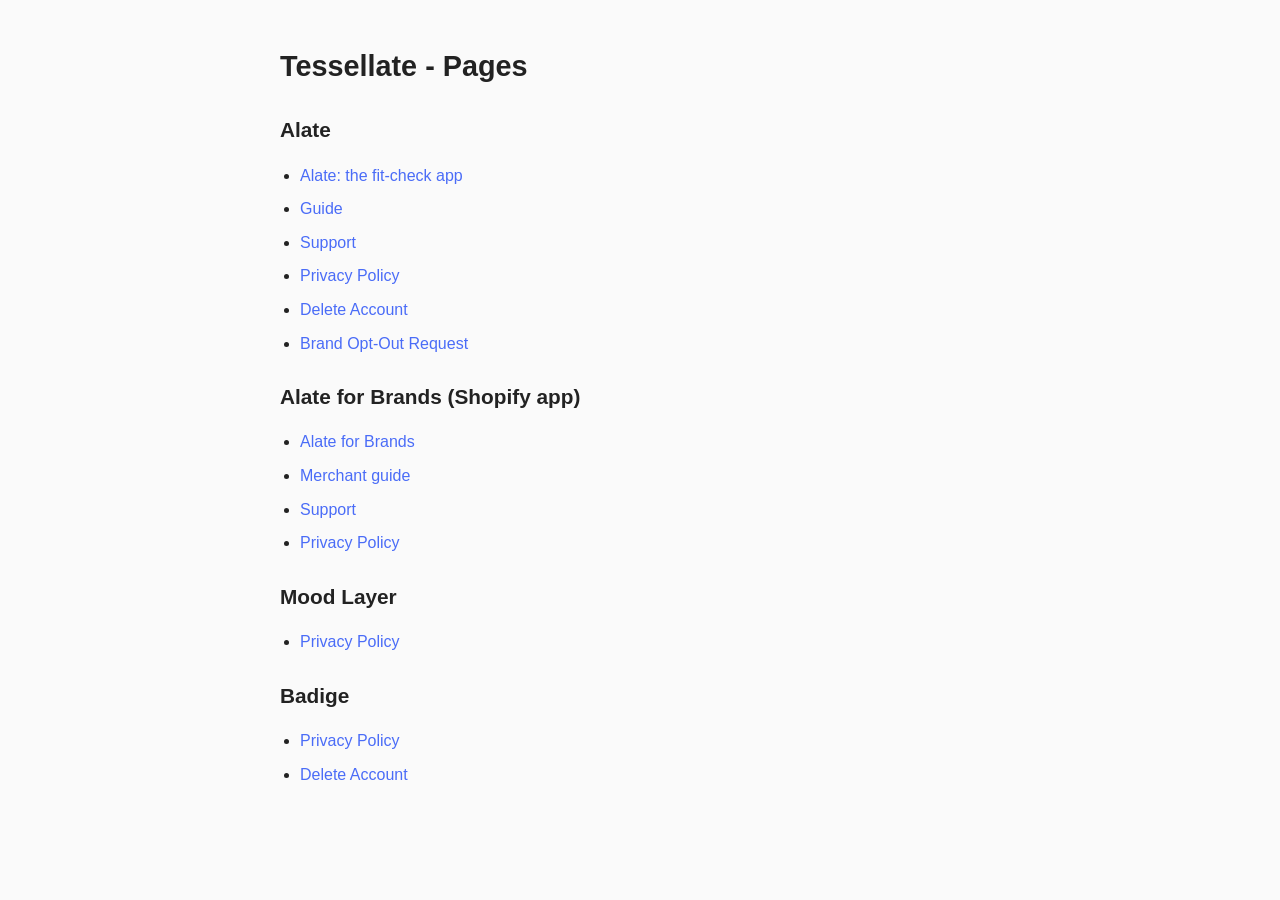
<file: index.html>
<!DOCTYPE html>
<html lang="en">
<head>
    <meta charset="UTF-8">
    <meta name="viewport" content="width=device-width, initial-scale=1.0">
    <title>Tessellate - Pages</title>
    <style>
        body {
            font-family: -apple-system, BlinkMacSystemFont, 'Segoe UI', Roboto, sans-serif;
            max-width: 720px;
            margin: 0 auto;
            padding: 24px 16px;
            color: #222;
            line-height: 1.6;
            background: #fafafa;
        }
        h1 { font-size: 1.8em; margin-bottom: 24px; }
        h2 { font-size: 1.3em; margin-top: 24px; margin-bottom: 8px; }
        a { color: #4a6cf7; text-decoration: none; }
        a:hover { text-decoration: underline; }
        ul { padding-left: 20px; }
        li { margin-bottom: 8px; }
    </style>
</head>
<body>
    <h1>Tessellate - Pages</h1>

    <h2>Alate</h2>
    <ul>
        <li><a href="alate/">Alate: the fit-check app</a></li>
        <li><a href="alate/guide.html">Guide</a></li>
        <li><a href="alate/support.html">Support</a></li>
        <li><a href="alate/privacy-policy.html">Privacy Policy</a></li>
        <li><a href="alate/delete-account.html">Delete Account</a></li>
        <li><a href="alate/brand-optout.html">Brand Opt-Out Request</a></li>
    </ul>

    <h2>Alate for Brands (Shopify app)</h2>
    <ul>
        <li><a href="alate/brands/">Alate for Brands</a></li>
        <li><a href="alate/brands/guide.html">Merchant guide</a></li>
        <li><a href="alate/brands/support.html">Support</a></li>
        <li><a href="alate/brands/privacy-policy.html">Privacy Policy</a></li>
    </ul>

    <h2>Mood Layer</h2>
    <ul>
        <li><a href="mood-layer/privacy-policy.html">Privacy Policy</a></li>
    </ul>

    <h2>Badige</h2>
    <ul>
        <li><a href="badige/privacy-policy.html">Privacy Policy</a></li>
        <li><a href="badige/delete-account.html">Delete Account</a></li>
    </ul>
</body>
</html>
</file>
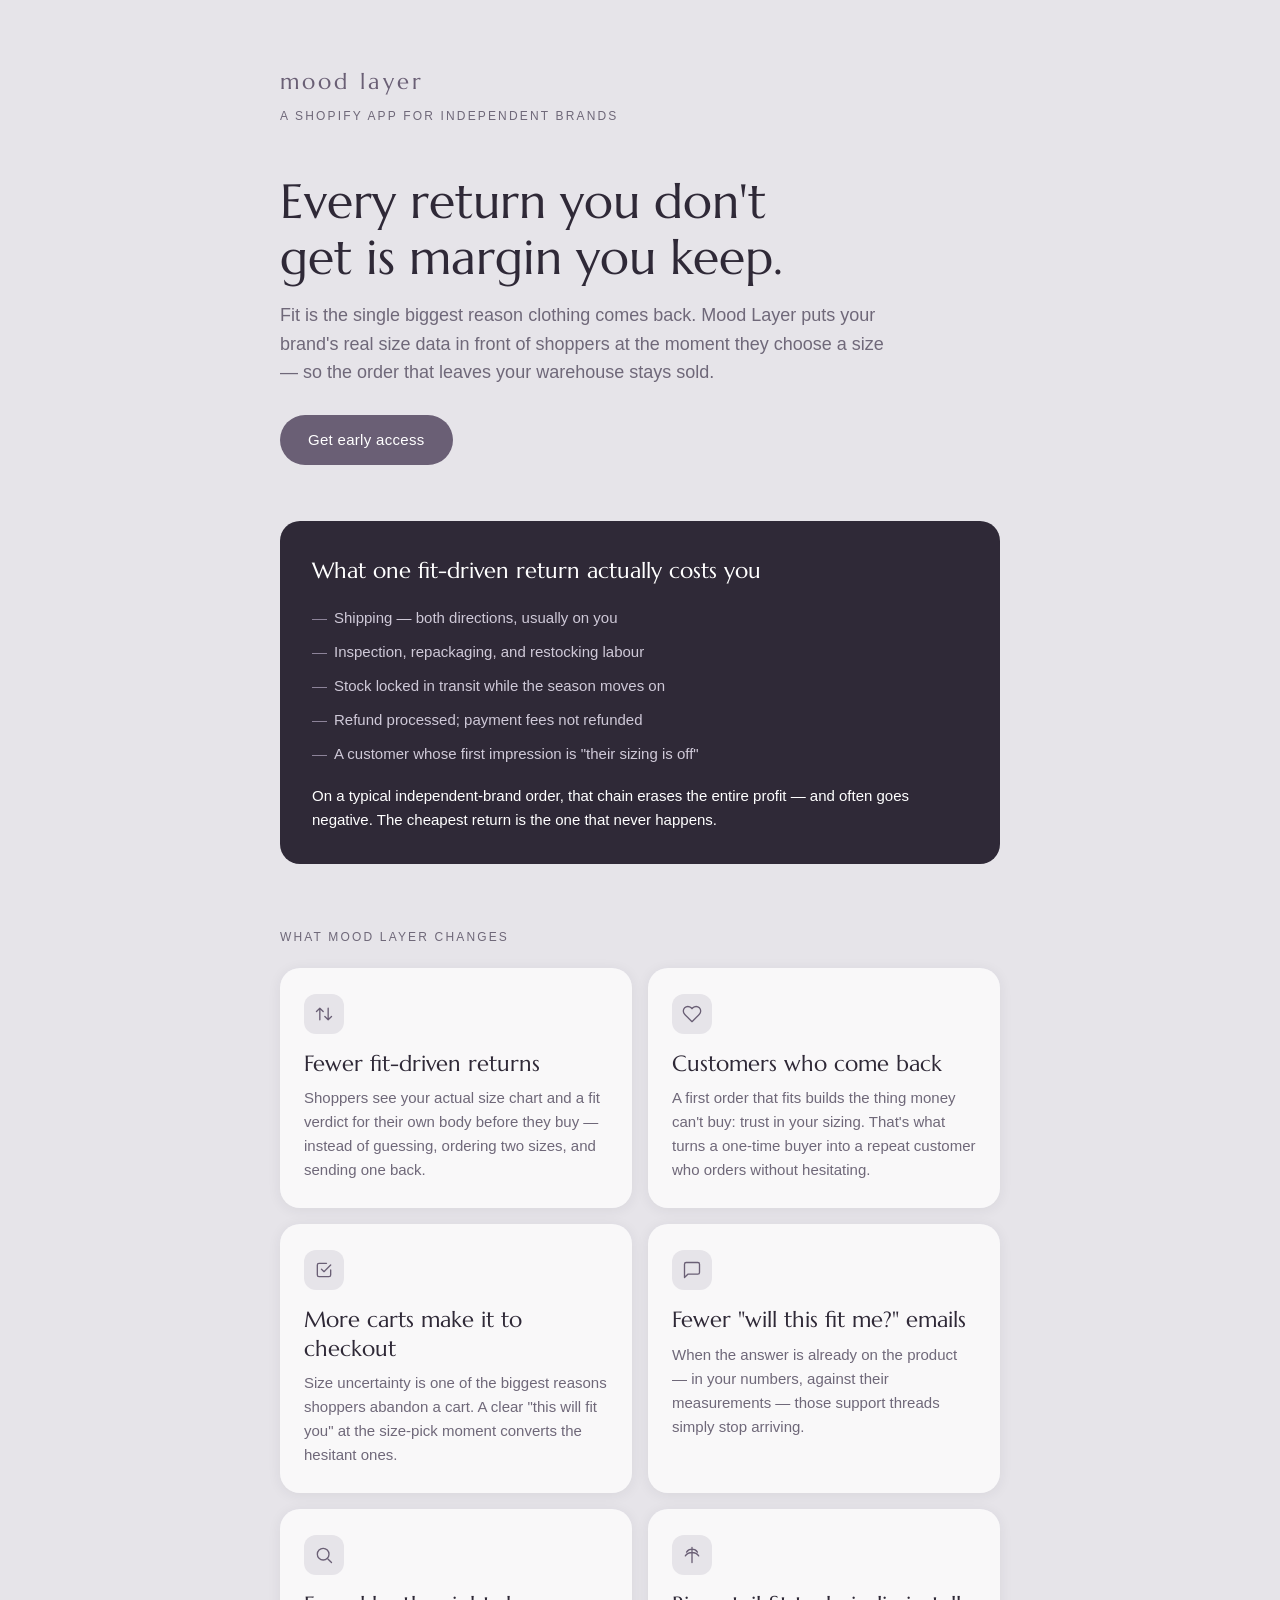
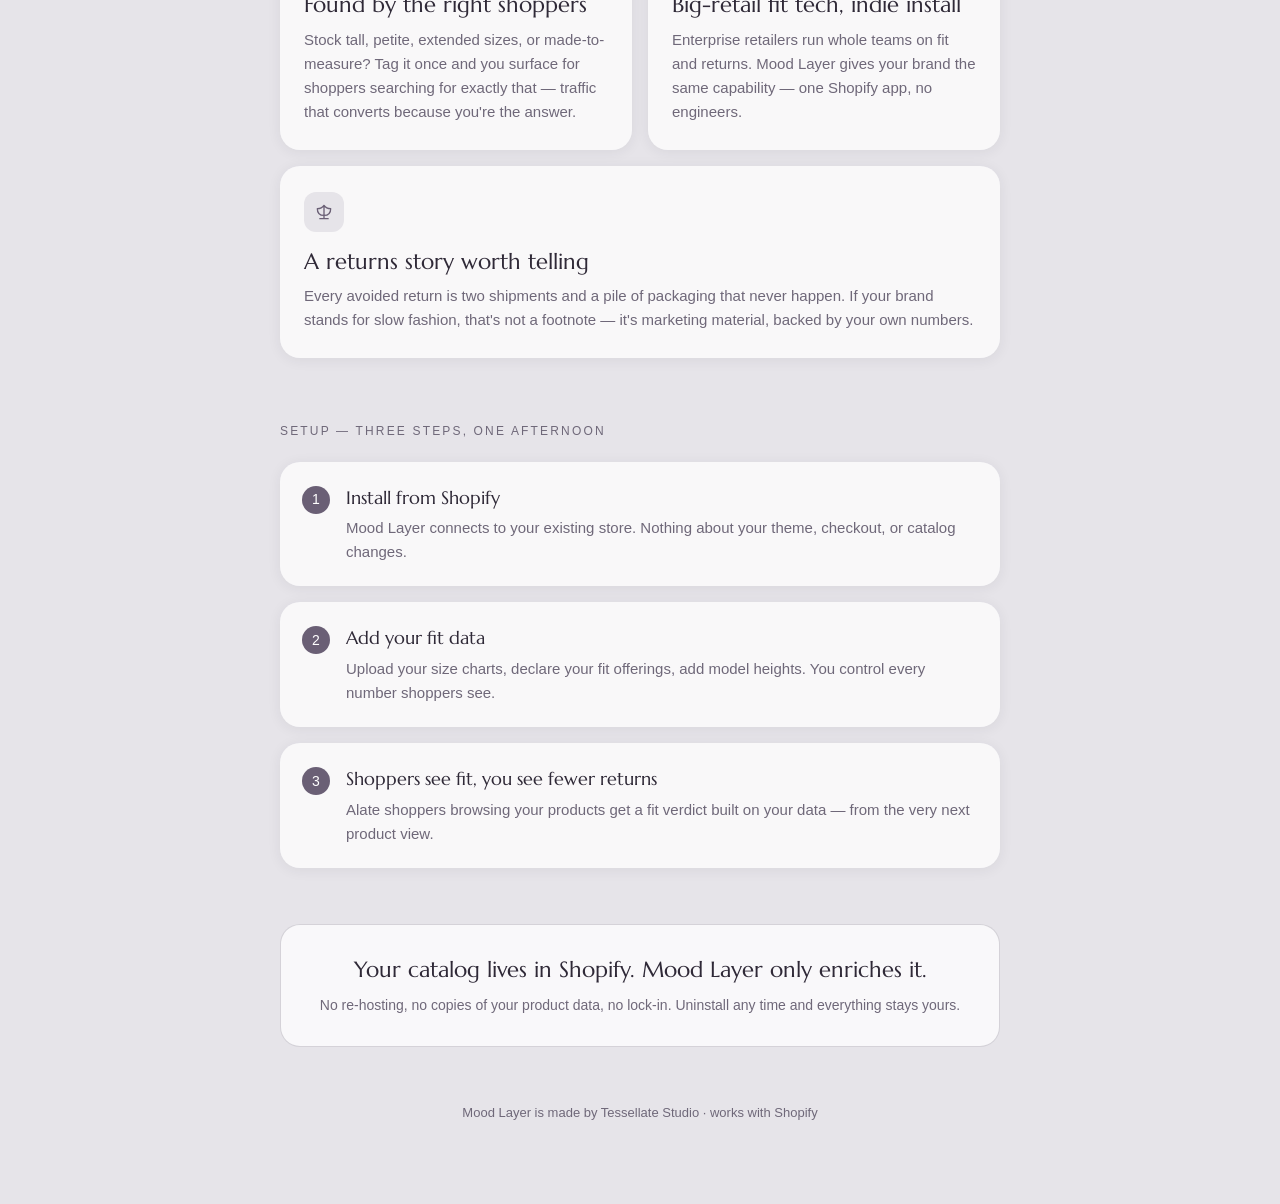
<file: mood-layer/index.html>
<!DOCTYPE html>
<html lang="en">
<head>
<meta charset="UTF-8">
<meta name="viewport" content="width=device-width, initial-scale=1.0">
<title>Mood Layer — Cut fit-driven returns, keep the margin</title>
</head>
<body style="margin:0">
<style>
  @font-face {
    font-family: 'Marcellus';
    font-weight: 400;
    font-style: normal;
    src: url([data-uri]) format('truetype');
  }
  :root {
    --bg: #e6e4e9;
    --ink: #2f2937;
    --primary: #6a5f75;
    --muted: #6f6879;
    --glass: rgba(255, 255, 255, 0.75);
    --radius: 20px;
    --serif: 'Marcellus', Georgia, 'Times New Roman', serif;
    --sans: -apple-system, 'Segoe UI', Roboto, Helvetica, Arial, sans-serif;
  }
  html { background: var(--bg); }
  body {
    background: var(--bg);
    color: var(--ink);
    font-family: var(--sans);
    line-height: 1.6;
    -webkit-font-smoothing: antialiased;
  }
  .wrap { max-width: 720px; margin: 0 auto; padding: 64px 24px 80px; }
  .brand {
    font-family: var(--serif);
    font-size: 22px;
    letter-spacing: 0.14em;
    text-transform: lowercase;
    color: var(--primary);
    margin-bottom: 8px;
  }
  .brand-tag {
    font-size: 12px;
    letter-spacing: 0.18em;
    text-transform: uppercase;
    color: var(--muted);
    margin-bottom: 48px;
  }
  .hero h1 {
    font-family: var(--serif);
    font-weight: 400;
    font-size: clamp(34px, 7vw, 48px);
    line-height: 1.15;
    text-wrap: balance;
    margin: 0 0 16px;
  }
  .hero p.sub {
    font-size: 18px;
    color: var(--muted);
    max-width: 34em;
    margin: 0 0 28px;
  }
  .pill {
    display: inline-block;
    background: var(--primary);
    color: #fff;
    border-radius: 9999px;
    padding: 13px 28px;
    font-size: 15px;
    letter-spacing: 0.02em;
    text-decoration: none;
  }
  .pill:focus-visible { outline: 3px solid var(--ink); outline-offset: 2px; }
  .eyebrow {
    font-size: 12px;
    letter-spacing: 0.18em;
    text-transform: uppercase;
    color: var(--muted);
    margin: 64px 0 20px;
  }
  .cost {
    background: var(--ink);
    color: #eceaf0;
    border-radius: var(--radius);
    padding: 32px;
    margin-top: 56px;
  }
  .cost h2 {
    font-family: var(--serif);
    font-weight: 400;
    font-size: 22px;
    margin: 0 0 18px;
    color: #fff;
  }
  .cost ul { margin: 0; padding: 0; list-style: none; display: grid; gap: 10px; }
  .cost li { font-size: 15px; color: #cfc9d8; padding-left: 22px; position: relative; }
  .cost li::before { content: '—'; position: absolute; left: 0; color: #8d8399; }
  .cost p.kicker { margin: 18px 0 0; font-size: 15px; color: #fff; }
  .grid {
    display: grid;
    grid-template-columns: repeat(auto-fit, minmax(280px, 1fr));
    gap: 16px;
  }
  .card {
    background: var(--glass);
    border-radius: var(--radius);
    padding: 26px 24px;
    box-shadow: 0 2px 14px rgba(47, 41, 55, 0.07);
  }
  .card.wide { grid-column: 1 / -1; }
  .card h2 {
    font-family: var(--serif);
    font-weight: 400;
    font-size: 22px;
    margin: 0 0 8px;
    line-height: 1.3;
  }
  .card p { margin: 0; font-size: 15px; color: var(--muted); }
  .glyph {
    width: 40px; height: 40px;
    border-radius: 12px;
    background: var(--bg);
    display: flex; align-items: center; justify-content: center;
    margin-bottom: 16px;
  }
  .glyph svg { width: 20px; height: 20px; stroke: var(--primary); fill: none; stroke-width: 1.6; stroke-linecap: round; stroke-linejoin: round; }
  .steps { display: grid; gap: 16px; counter-reset: step; }
  .step {
    background: var(--glass);
    border-radius: var(--radius);
    padding: 22px 24px 22px 66px;
    box-shadow: 0 2px 14px rgba(47, 41, 55, 0.07);
    position: relative;
    counter-increment: step;
  }
  .step::before {
    content: counter(step);
    position: absolute;
    left: 22px; top: 24px;
    width: 28px; height: 28px;
    border-radius: 9999px;
    background: var(--primary);
    color: #fff;
    font-size: 14px;
    display: flex; align-items: center; justify-content: center;
  }
  .step h3 { font-family: var(--serif); font-weight: 400; font-size: 18px; margin: 0 0 4px; }
  .step p { margin: 0; font-size: 15px; color: var(--muted); }
  .trust {
    margin-top: 56px;
    background: var(--glass);
    border: 1px solid rgba(106, 95, 117, 0.25);
    border-radius: var(--radius);
    padding: 30px 32px;
    text-align: center;
  }
  .trust p.lead {
    font-family: var(--serif);
    font-size: 22px;
    line-height: 1.4;
    margin: 0 0 8px;
    text-wrap: balance;
  }
  .trust p.small { margin: 0; font-size: 14px; color: var(--muted); }
  .foot {
    margin-top: 56px;
    text-align: center;
    font-size: 13px;
    color: var(--muted);
  }
</style>

<div class="wrap">
  <div class="brand">mood layer</div>
  <div class="brand-tag">A Shopify app for independent brands</div>

  <div class="hero">
    <h1>Every return you don't get is margin you keep.</h1>
    <p class="sub">Fit is the single biggest reason clothing comes back. Mood Layer puts your brand's real size data in front of shoppers at the moment they choose a size — so the order that leaves your warehouse stays sold.</p>
    <a class="pill" href="#">Get early access</a>
  </div>

  <div class="cost">
    <h2>What one fit-driven return actually costs you</h2>
    <ul>
      <li>Shipping — both directions, usually on you</li>
      <li>Inspection, repackaging, and restocking labour</li>
      <li>Stock locked in transit while the season moves on</li>
      <li>Refund processed; payment fees not refunded</li>
      <li>A customer whose first impression is "their sizing is off"</li>
    </ul>
    <p class="kicker">On a typical independent-brand order, that chain erases the entire profit — and often goes negative. The cheapest return is the one that never happens.</p>
  </div>

  <p class="eyebrow">What Mood Layer changes</p>

  <div class="grid">
    <div class="card">
      <div class="glyph"><svg viewBox="0 0 24 24"><path d="M3 9l4-4 4 4M7 5v14"/><path d="M21 15l-4 4-4-4M17 19V5"/></svg></div>
      <h2>Fewer fit-driven returns</h2>
      <p>Shoppers see your actual size chart and a fit verdict for their own body before they buy — instead of guessing, ordering two sizes, and sending one back.</p>
    </div>
    <div class="card">
      <div class="glyph"><svg viewBox="0 0 24 24"><path d="M20.8 4.6a5.5 5.5 0 0 0-7.8 0L12 5.6l-1-1a5.5 5.5 0 0 0-7.8 7.8l1 1L12 21.2l7.8-7.8 1-1a5.5 5.5 0 0 0 0-7.8z"/></svg></div>
      <h2>Customers who come back</h2>
      <p>A first order that fits builds the thing money can't buy: trust in your sizing. That's what turns a one-time buyer into a repeat customer who orders without hesitating.</p>
    </div>
    <div class="card">
      <div class="glyph"><svg viewBox="0 0 24 24"><path d="M9 11l3 3 8-8"/><path d="M20 12v6a2 2 0 0 1-2 2H6a2 2 0 0 1-2-2V6a2 2 0 0 1 2-2h9"/></svg></div>
      <h2>More carts make it to checkout</h2>
      <p>Size uncertainty is one of the biggest reasons shoppers abandon a cart. A clear "this will fit you" at the size-pick moment converts the hesitant ones.</p>
    </div>
    <div class="card">
      <div class="glyph"><svg viewBox="0 0 24 24"><path d="M21 15a2 2 0 0 1-2 2H7l-4 4V5a2 2 0 0 1 2-2h14a2 2 0 0 1 2 2z"/></svg></div>
      <h2>Fewer "will this fit me?" emails</h2>
      <p>When the answer is already on the product — in your numbers, against their measurements — those support threads simply stop arriving.</p>
    </div>
    <div class="card">
      <div class="glyph"><svg viewBox="0 0 24 24"><circle cx="11" cy="11" r="7"/><path d="M21 21l-4.3-4.3"/></svg></div>
      <h2>Found by the right shoppers</h2>
      <p>Stock tall, petite, extended sizes, or made-to-measure? Tag it once and you surface for shoppers searching for exactly that — traffic that converts because you're the answer.</p>
    </div>
    <div class="card">
      <div class="glyph"><svg viewBox="0 0 24 24"><path d="M12 3v18M5.5 8.5C7 6 9.5 5 12 5s5 1 6.5 3.5M4 13c2-3 5-4 8-4s6 1 8 4"/></svg></div>
      <h2>Big-retail fit tech, indie install</h2>
      <p>Enterprise retailers run whole teams on fit and returns. Mood Layer gives your brand the same capability — one Shopify app, no engineers.</p>
    </div>
    <div class="card wide">
      <div class="glyph"><svg viewBox="0 0 24 24"><path d="M7 20h10M12 4v16M12 4c-2 3-5 4-8 4 0 5 3 8 8 8s8-3 8-8c-3 0-6-1-8-4z"/></svg></div>
      <h2>A returns story worth telling</h2>
      <p>Every avoided return is two shipments and a pile of packaging that never happen. If your brand stands for slow fashion, that's not a footnote — it's marketing material, backed by your own numbers.</p>
    </div>
  </div>

  <p class="eyebrow">Setup — three steps, one afternoon</p>

  <div class="steps">
    <div class="step">
      <h3>Install from Shopify</h3>
      <p>Mood Layer connects to your existing store. Nothing about your theme, checkout, or catalog changes.</p>
    </div>
    <div class="step">
      <h3>Add your fit data</h3>
      <p>Upload your size charts, declare your fit offerings, add model heights. You control every number shoppers see.</p>
    </div>
    <div class="step">
      <h3>Shoppers see fit, you see fewer returns</h3>
      <p>Alate shoppers browsing your products get a fit verdict built on your data — from the very next product view.</p>
    </div>
  </div>

  <div class="trust">
    <p class="lead">Your catalog lives in Shopify. Mood Layer only enriches it.</p>
    <p class="small">No re-hosting, no copies of your product data, no lock-in. Uninstall any time and everything stays yours.</p>
  </div>

  <div class="foot">Mood Layer is made by Tessellate Studio · works with Shopify</div>
</div>

</body>
</html>
</file>
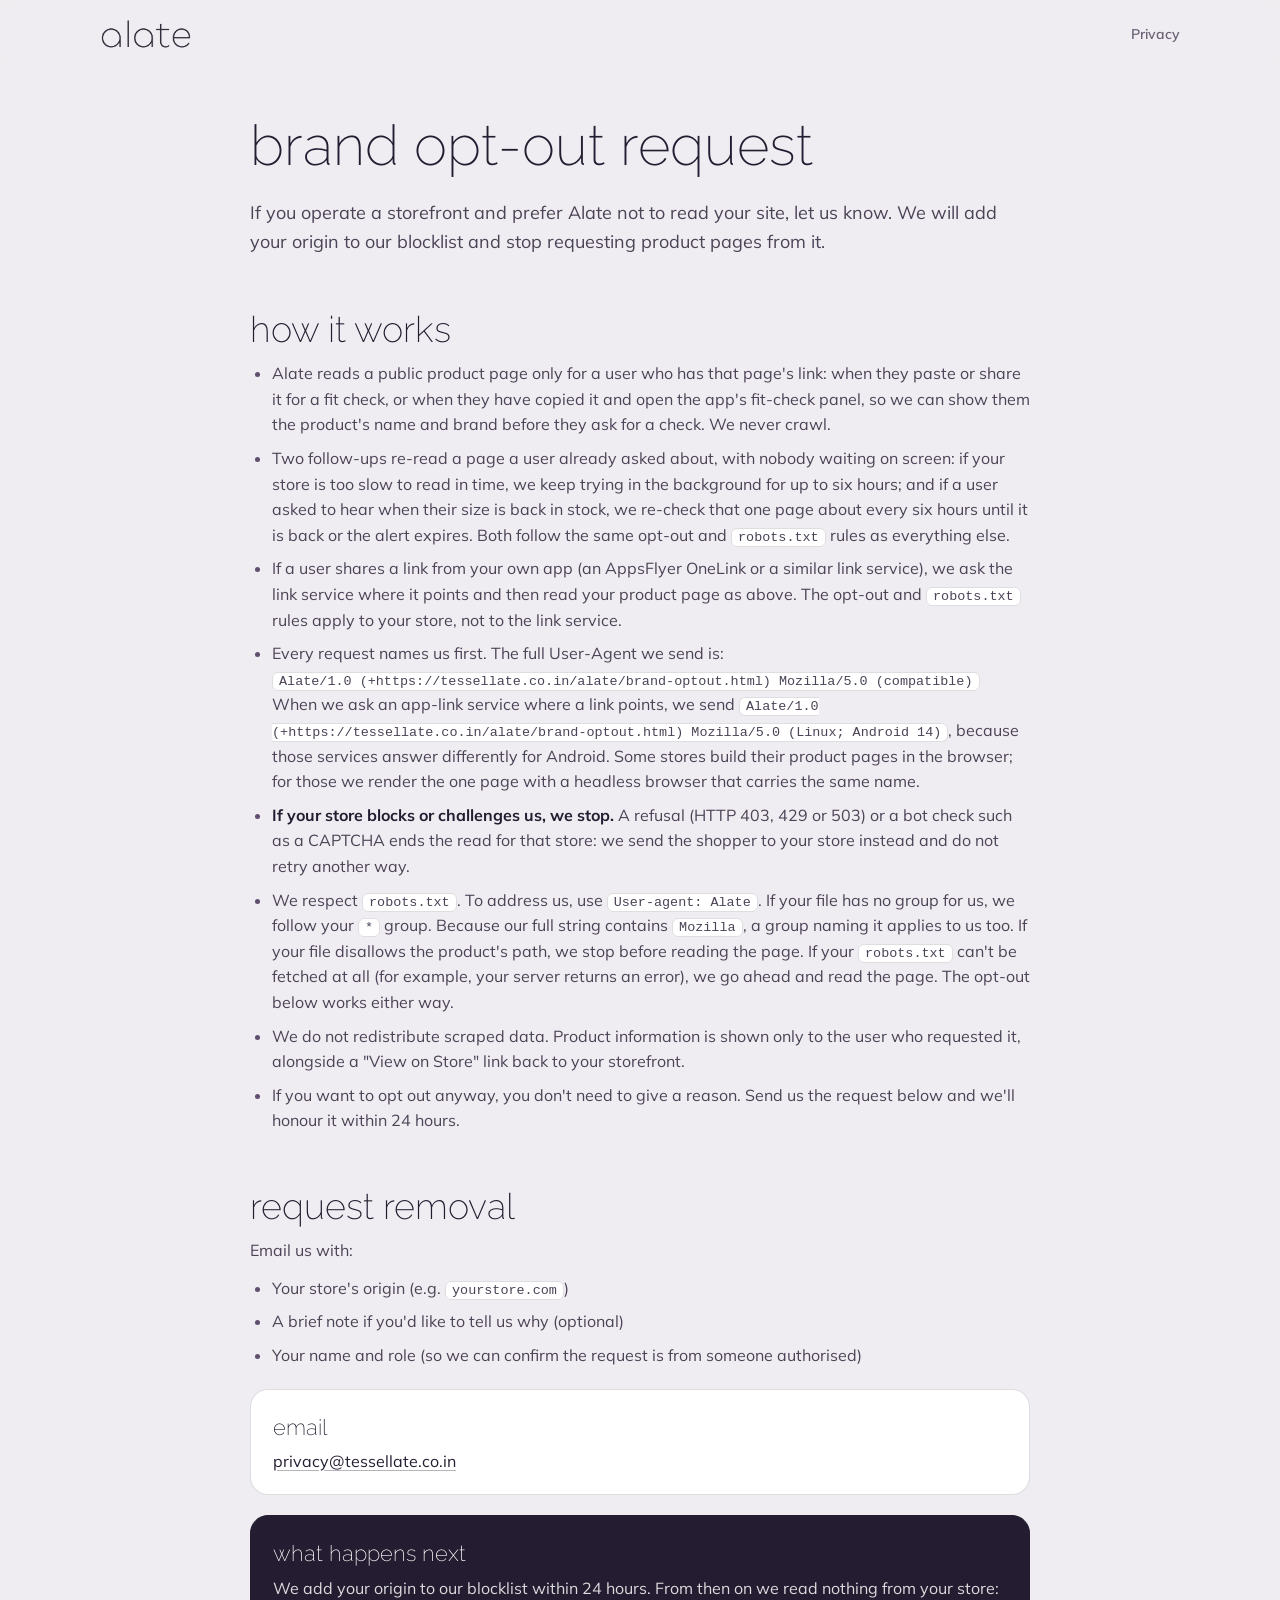
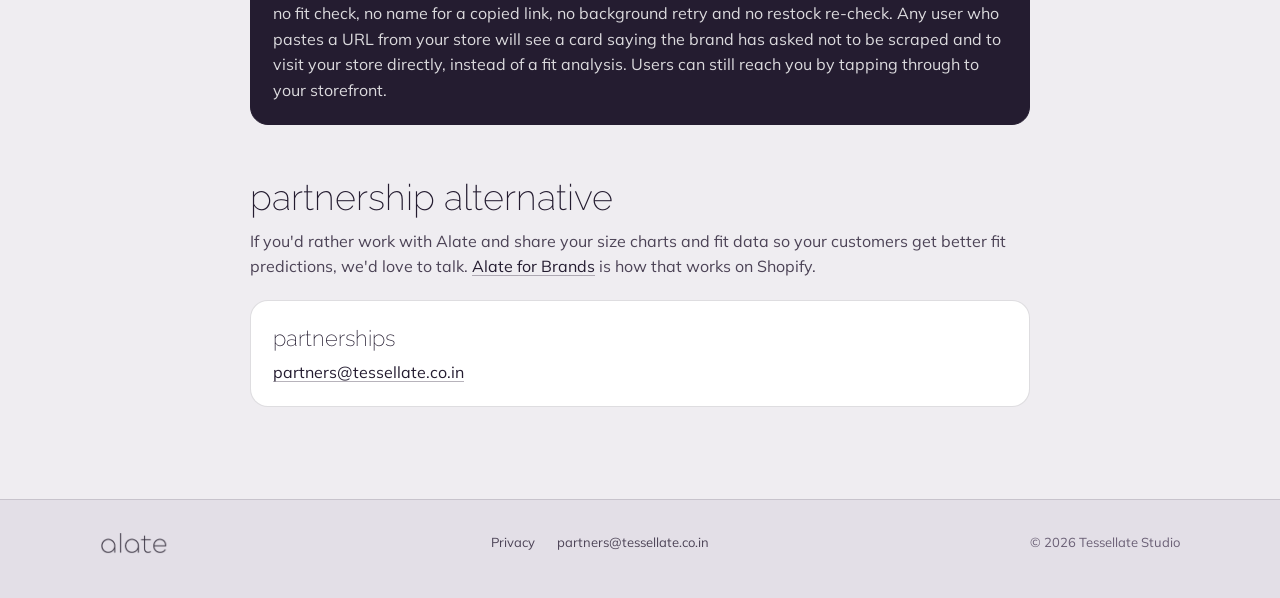
<file: alate/brand-optout.html>
<!DOCTYPE html>
<html lang="en">
<head>
<meta charset="UTF-8">
<meta name="viewport" content="width=device-width, initial-scale=1.0">
<title>Alate: brand opt-out</title>
<meta name="description" content="Ask Alate not to read your storefront's product pages. Honoured within 24 hours, no justification needed.">
<link rel="icon" type="image/png" href="assets/icon.png">
<link rel="apple-touch-icon" href="assets/icon.png">
<meta name="theme-color" content="#efedf1">
<link rel="stylesheet" href="assets/alate.css">
</head>
<body class="docs">

<header class="nav">
  <div class="wrap">
    <a class="wordmark" href="./"><img src="assets/img/wordmark-dark.png" alt="alate" width="94" height="30"></a>
    <nav class="nav-links" aria-label="Primary">
      <a href="privacy-policy.html">Privacy</a>
    </nav>
  </div>
</header>

<main class="doc">
  <h1>Brand Opt-Out Request</h1>

  <p class="lead">If you operate a storefront and prefer Alate not to read your site, let us know. We will add your origin to our blocklist and stop requesting product pages from it.</p>

  <h2>How it works</h2>
  <ul>
    <li>Alate reads a public product page only for a user who has that page's link: when they paste or share it for a fit check, or when they have copied it and open the app's fit-check panel, so we can show them the product's name and brand before they ask for a check. We never crawl.</li>
    <li>Two follow-ups re-read a page a user already asked about, with nobody waiting on screen: if your store is too slow to read in time, we keep trying in the background for up to six hours; and if a user asked to hear when their size is back in stock, we re-check that one page about every six hours until it is back or the alert expires. Both follow the same opt-out and <code>robots.txt</code> rules as everything else.</li>
    <li>If a user shares a link from your own app (an AppsFlyer OneLink or a similar link service), we ask the link service where it points and then read your product page as above. The opt-out and <code>robots.txt</code> rules apply to your store, not to the link service.</li>
    <li>Every request names us first. The full User-Agent we send is:<br><code>Alate/1.0 (+https://tessellate.co.in/alate/brand-optout.html) Mozilla/5.0 (compatible)</code><br>When we ask an app-link service where a link points, we send <code>Alate/1.0 (+https://tessellate.co.in/alate/brand-optout.html) Mozilla/5.0 (Linux; Android 14)</code>, because those services answer differently for Android. Some stores build their product pages in the browser; for those we render the one page with a headless browser that carries the same name.</li>
    <li><strong>If your store blocks or challenges us, we stop.</strong> A refusal (HTTP 403, 429 or 503) or a bot check such as a CAPTCHA ends the read for that store: we send the shopper to your store instead and do not retry another way.</li>
    <li>We respect <code>robots.txt</code>. To address us, use <code>User-agent: Alate</code>. If your file has no group for us, we follow your <code>*</code> group. Because our full string contains <code>Mozilla</code>, a group naming it applies to us too. If your file disallows the product's path, we stop before reading the page. If your <code>robots.txt</code> can't be fetched at all (for example, your server returns an error), we go ahead and read the page. The opt-out below works either way.</li>
    <li>We do not redistribute scraped data. Product information is shown only to the user who requested it, alongside a "View on Store" link back to your storefront.</li>
    <li>If you want to opt out anyway, you don't need to give a reason. Send us the request below and we'll honour it within 24 hours.</li>
  </ul>

  <h2>Request removal</h2>
  <p>Email us with:</p>
  <ul>
    <li>Your store's origin (e.g. <code>yourstore.com</code>)</li>
    <li>A brief note if you'd like to tell us why (optional)</li>
    <li>Your name and role (so we can confirm the request is from someone authorised)</li>
  </ul>
  <div class="callout">
    <p><strong>Email</strong><a href="mailto:privacy@tessellate.co.in?subject=Alate%20Brand%20Opt-Out%20Request">privacy@tessellate.co.in</a></p>
  </div>

  <div class="callout dark">
    <p><strong>What happens next</strong>We add your origin to our blocklist within 24 hours. From then on we read nothing from your store: no fit check, no name for a copied link, no background retry and no restock re-check. Any user who pastes a URL from your store will see a card saying the brand has asked not to be scraped and to visit your store directly, instead of a fit analysis. Users can still reach you by tapping through to your storefront.</p>
  </div>

  <h2>Partnership alternative</h2>
  <p>If you'd rather work with Alate and share your size charts and fit data so your customers get better fit predictions, we'd love to talk. <a href="brands/">Alate for Brands</a> is how that works on Shopify.</p>
  <div class="callout">
    <p><strong>Partnerships</strong><a href="mailto:partners@tessellate.co.in?subject=Alate%20Partnership%20Inquiry">partners@tessellate.co.in</a></p>
  </div>
</main>

<footer class="foot">
  <div class="wrap">
    <a class="wordmark" href="./"><img src="assets/img/wordmark-dark.png" alt="alate" width="69" height="22"></a>
    <ul>
      <li><a href="privacy-policy.html">Privacy</a></li>
      <li><a href="mailto:partners@tessellate.co.in">partners@tessellate.co.in</a></li>
    </ul>
    <p class="copy">© 2026 Tessellate Studio</p>
  </div>
</footer>

</body>
</html>
</file>
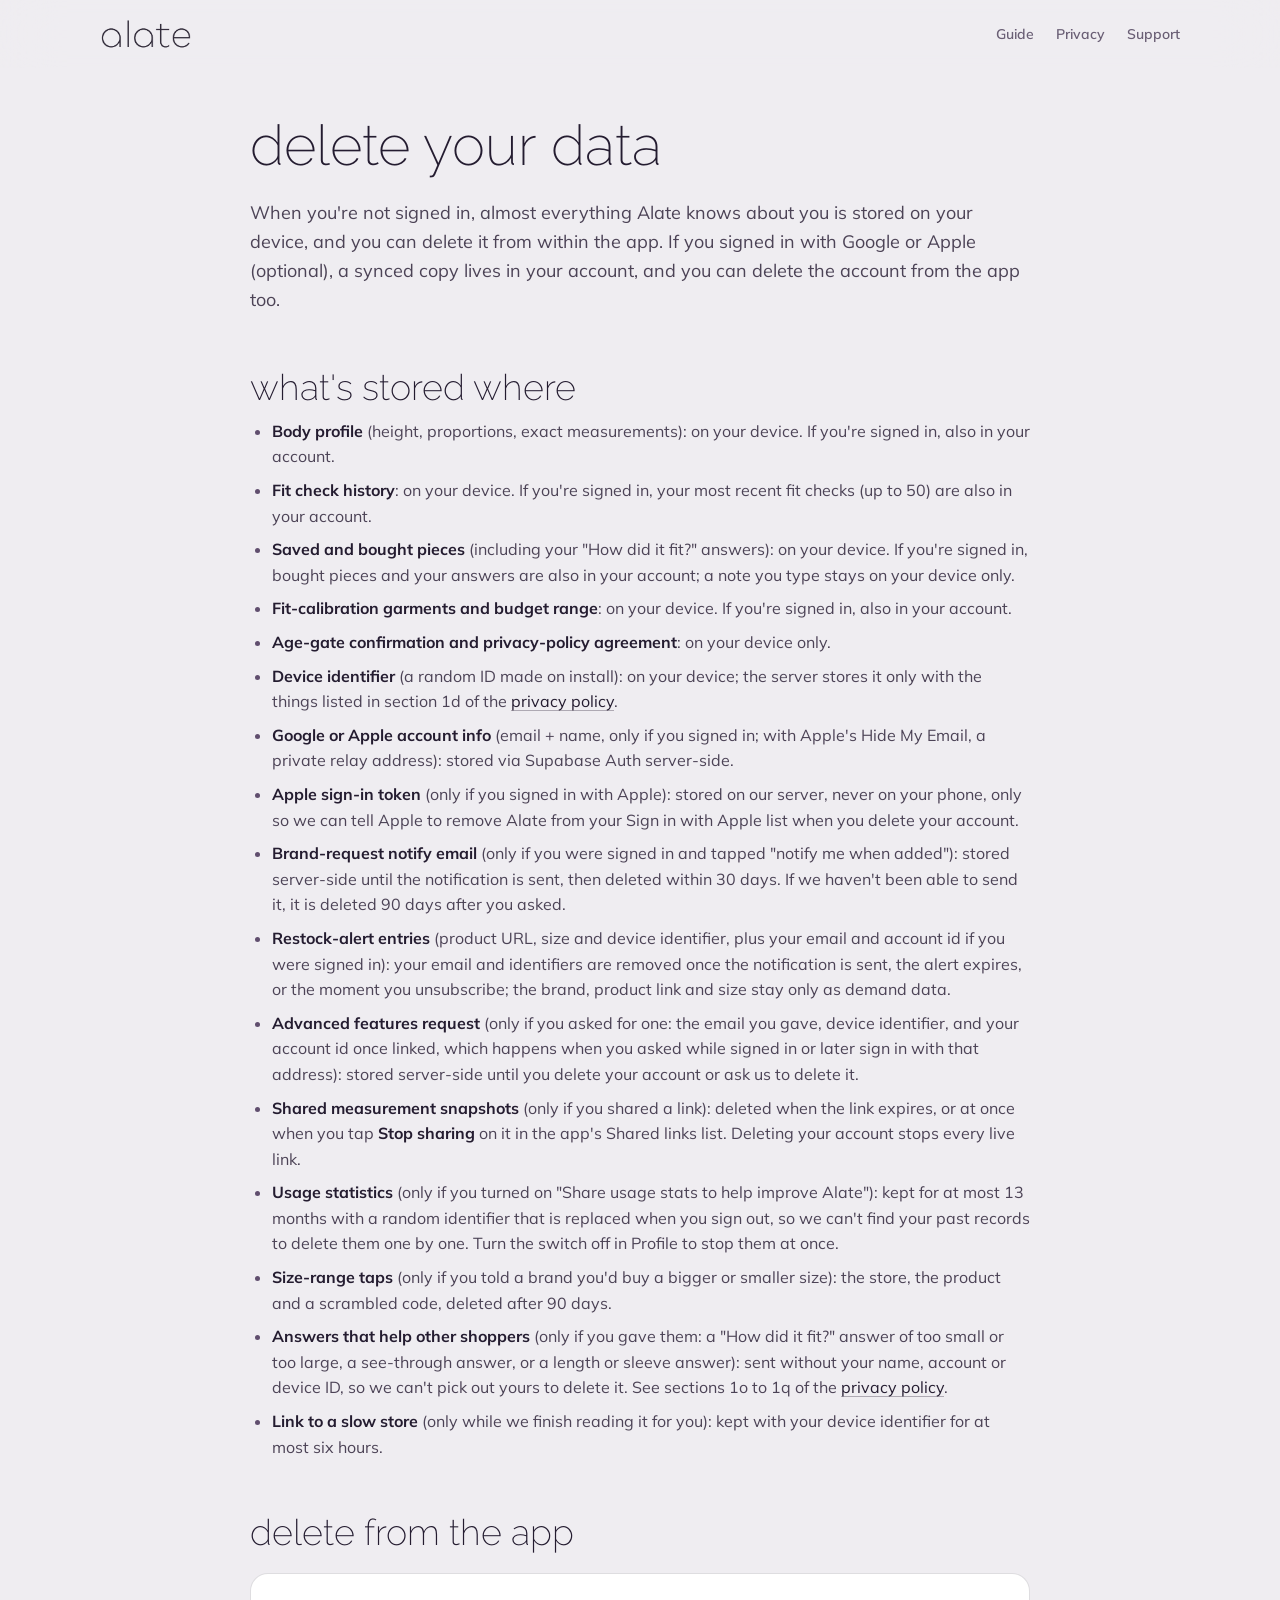
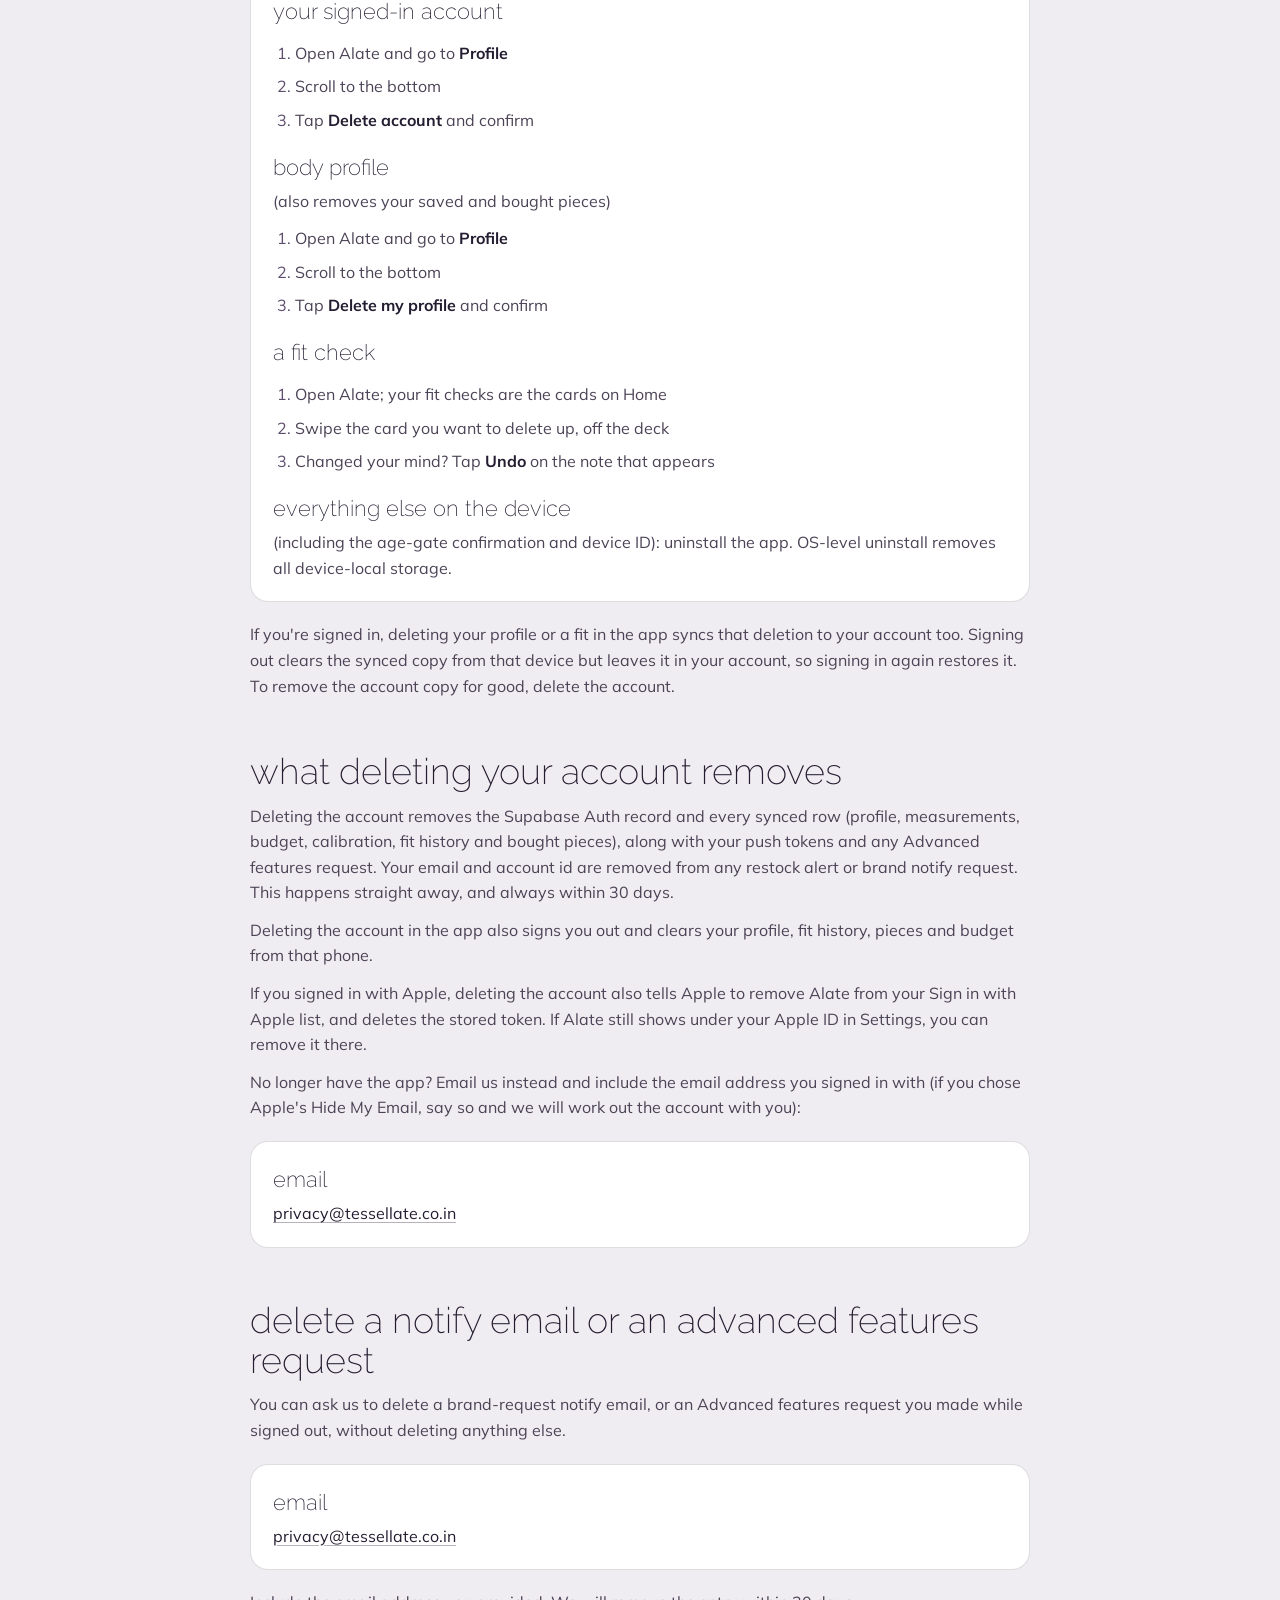
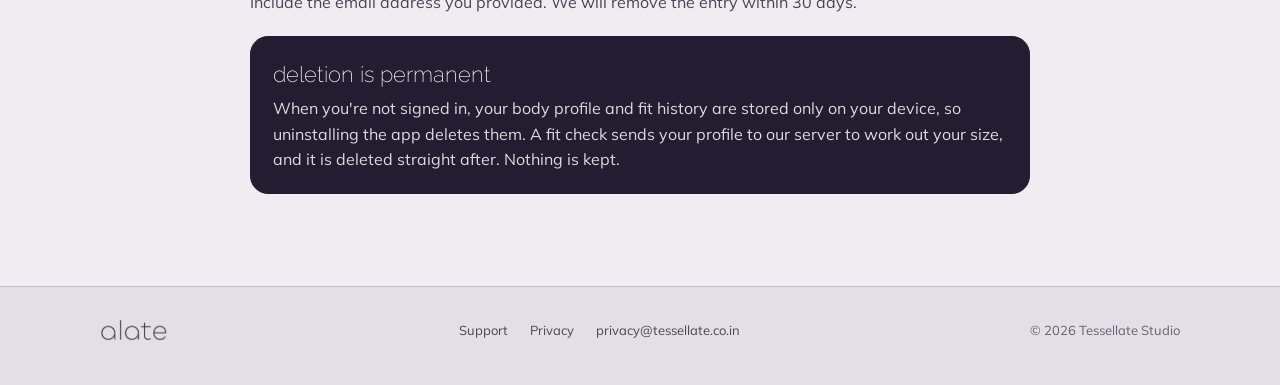
<file: alate/delete-account.html>
<!DOCTYPE html>
<html lang="en">
<head>
<meta charset="UTF-8">
<meta name="viewport" content="width=device-width, initial-scale=1.0">
<title>Alate: delete your data</title>
<meta name="description" content="How to delete your Alate account, body profile and fit history, in the app or by email.">
<link rel="icon" type="image/png" href="assets/icon.png">
<link rel="apple-touch-icon" href="assets/icon.png">
<meta name="theme-color" content="#efedf1">
<link rel="stylesheet" href="assets/alate.css">
</head>
<body class="docs">

<header class="nav">
  <div class="wrap">
    <a class="wordmark" href="./"><img src="assets/img/wordmark-dark.png" alt="alate" width="94" height="30"></a>
    <nav class="nav-links" aria-label="Primary">
      <a href="guide.html">Guide</a>
      <a href="privacy-policy.html">Privacy</a>
      <a href="support.html">Support</a>
    </nav>
  </div>
</header>

<main class="doc">
  <h1>Delete Your Data</h1>

  <p class="lead">When you're not signed in, almost everything Alate knows about you is stored on your device, and you can delete it from within the app. If you signed in with Google or Apple (optional), a synced copy lives in your account, and you can delete the account from the app too.</p>

  <h2>What's stored where</h2>
  <ul>
    <li><strong>Body profile</strong> (height, proportions, exact measurements): on your device. If you're signed in, also in your account.</li>
    <li><strong>Fit check history</strong>: on your device. If you're signed in, your most recent fit checks (up to 50) are also in your account.</li>
    <li><strong>Saved and bought pieces</strong> (including your "How did it fit?" answers): on your device. If you're signed in, bought pieces and your answers are also in your account; a note you type stays on your device only.</li>
    <li><strong>Fit-calibration garments and budget range</strong>: on your device. If you're signed in, also in your account.</li>
    <li><strong>Age-gate confirmation and privacy-policy agreement</strong>: on your device only.</li>
    <li><strong>Device identifier</strong> (a random ID made on install): on your device; the server stores it only with the things listed in section 1d of the <a href="privacy-policy.html">privacy policy</a>.</li>
    <li><strong>Google or Apple account info</strong> (email + name, only if you signed in; with Apple's Hide My Email, a private relay address): stored via Supabase Auth server-side.</li>
    <li><strong>Apple sign-in token</strong> (only if you signed in with Apple): stored on our server, never on your phone, only so we can tell Apple to remove Alate from your Sign in with Apple list when you delete your account.</li>
    <li><strong>Brand-request notify email</strong> (only if you were signed in and tapped "notify me when added"): stored server-side until the notification is sent, then deleted within 30 days. If we haven't been able to send it, it is deleted 90 days after you asked.</li>
    <li><strong>Restock-alert entries</strong> (product URL, size and device identifier, plus your email and account id if you were signed in): your email and identifiers are removed once the notification is sent, the alert expires, or the moment you unsubscribe; the brand, product link and size stay only as demand data.</li>
    <li><strong>Advanced features request</strong> (only if you asked for one: the email you gave, device identifier, and your account id once linked, which happens when you asked while signed in or later sign in with that address): stored server-side until you delete your account or ask us to delete it.</li>
    <li><strong>Shared measurement snapshots</strong> (only if you shared a link): deleted when the link expires, or at once when you tap <strong>Stop sharing</strong> on it in the app's Shared links list. Deleting your account stops every live link.</li>
    <li><strong>Usage statistics</strong> (only if you turned on "Share usage stats to help improve Alate"): kept for at most 13 months with a random identifier that is replaced when you sign out, so we can't find your past records to delete them one by one. Turn the switch off in Profile to stop them at once.</li>
    <li><strong>Size-range taps</strong> (only if you told a brand you'd buy a bigger or smaller size): the store, the product and a scrambled code, deleted after 90 days.</li>
    <li><strong>Answers that help other shoppers</strong> (only if you gave them: a "How did it fit?" answer of too small or too large, a see-through answer, or a length or sleeve answer): sent without your name, account or device ID, so we can't pick out yours to delete it. See sections 1o to 1q of the <a href="privacy-policy.html">privacy policy</a>.</li>
<li><strong>Link to a slow store</strong> (only while we finish reading it for you): kept with your device identifier for at most six hours.</li>
  </ul>

  <h2>Delete from the app</h2>
  <div class="callout">
    <p><strong>Your signed-in account</strong></p>
    <ol>
      <li>Open Alate and go to <strong>Profile</strong></li>
      <li>Scroll to the bottom</li>
      <li>Tap <strong>Delete account</strong> and confirm</li>
    </ol>
    <p><strong>Body profile</strong> (also removes your saved and bought pieces)</p>
    <ol>
      <li>Open Alate and go to <strong>Profile</strong></li>
      <li>Scroll to the bottom</li>
      <li>Tap <strong>Delete my profile</strong> and confirm</li>
    </ol>
    <p><strong>A fit check</strong></p>
    <ol>
      <li>Open Alate; your fit checks are the cards on Home</li>
      <li>Swipe the card you want to delete up, off the deck</li>
      <li>Changed your mind? Tap <strong>Undo</strong> on the note that appears</li>
    </ol>
    <p><strong>Everything else on the device</strong> (including the age-gate confirmation and device ID): uninstall the app. OS-level uninstall removes all device-local storage.</p>
  </div>
  <p>If you're signed in, deleting your profile or a fit in the app syncs that deletion to your account too. Signing out clears the synced copy from that device but leaves it in your account, so signing in again restores it. To remove the account copy for good, delete the account.</p>

  <h2>What deleting your account removes</h2>
  <p>Deleting the account removes the Supabase Auth record and every synced row (profile, measurements, budget, calibration, fit history and bought pieces), along with your push tokens and any Advanced features request. Your email and account id are removed from any restock alert or brand notify request. This happens straight away, and always within 30 days.</p>
  <p>Deleting the account in the app also signs you out and clears your profile, fit history, pieces and budget from that phone.</p>
  <p>If you signed in with Apple, deleting the account also tells Apple to remove Alate from your Sign in with Apple list, and deletes the stored token. If Alate still shows under your Apple ID in Settings, you can remove it there.</p>
  <p>No longer have the app? Email us instead and include the email address you signed in with (if you chose Apple's Hide My Email, say so and we will work out the account with you):</p>
  <div class="callout">
    <p><strong>Email</strong><a href="mailto:privacy@tessellate.co.in?subject=Account%20Deletion%20Request%20-%20Alate">privacy@tessellate.co.in</a></p>
  </div>

  <h2>Delete a notify email or an Advanced features request</h2>
  <p>You can ask us to delete a brand-request notify email, or an Advanced features request you made while signed out, without deleting anything else.</p>
  <div class="callout">
    <p><strong>Email</strong><a href="mailto:privacy@tessellate.co.in?subject=Delete%20my%20request%20-%20Alate">privacy@tessellate.co.in</a></p>
  </div>
  <p>Include the email address you provided. We will remove the entry within 30 days.</p>

  <div class="callout dark">
    <p><strong>Deletion is permanent</strong>When you're not signed in, your body profile and fit history are stored only on your device, so uninstalling the app deletes them. A fit check sends your profile to our server to work out your size, and it is deleted straight after. Nothing is kept.</p>
  </div>
</main>

<footer class="foot">
  <div class="wrap">
    <a class="wordmark" href="./"><img src="assets/img/wordmark-dark.png" alt="alate" width="69" height="22"></a>
    <ul>
      <li><a href="support.html">Support</a></li>
      <li><a href="privacy-policy.html">Privacy</a></li>
      <li><a href="mailto:privacy@tessellate.co.in">privacy@tessellate.co.in</a></li>
    </ul>
    <p class="copy">© 2026 Tessellate Studio</p>
  </div>
</footer>

</body>
</html>
</file>
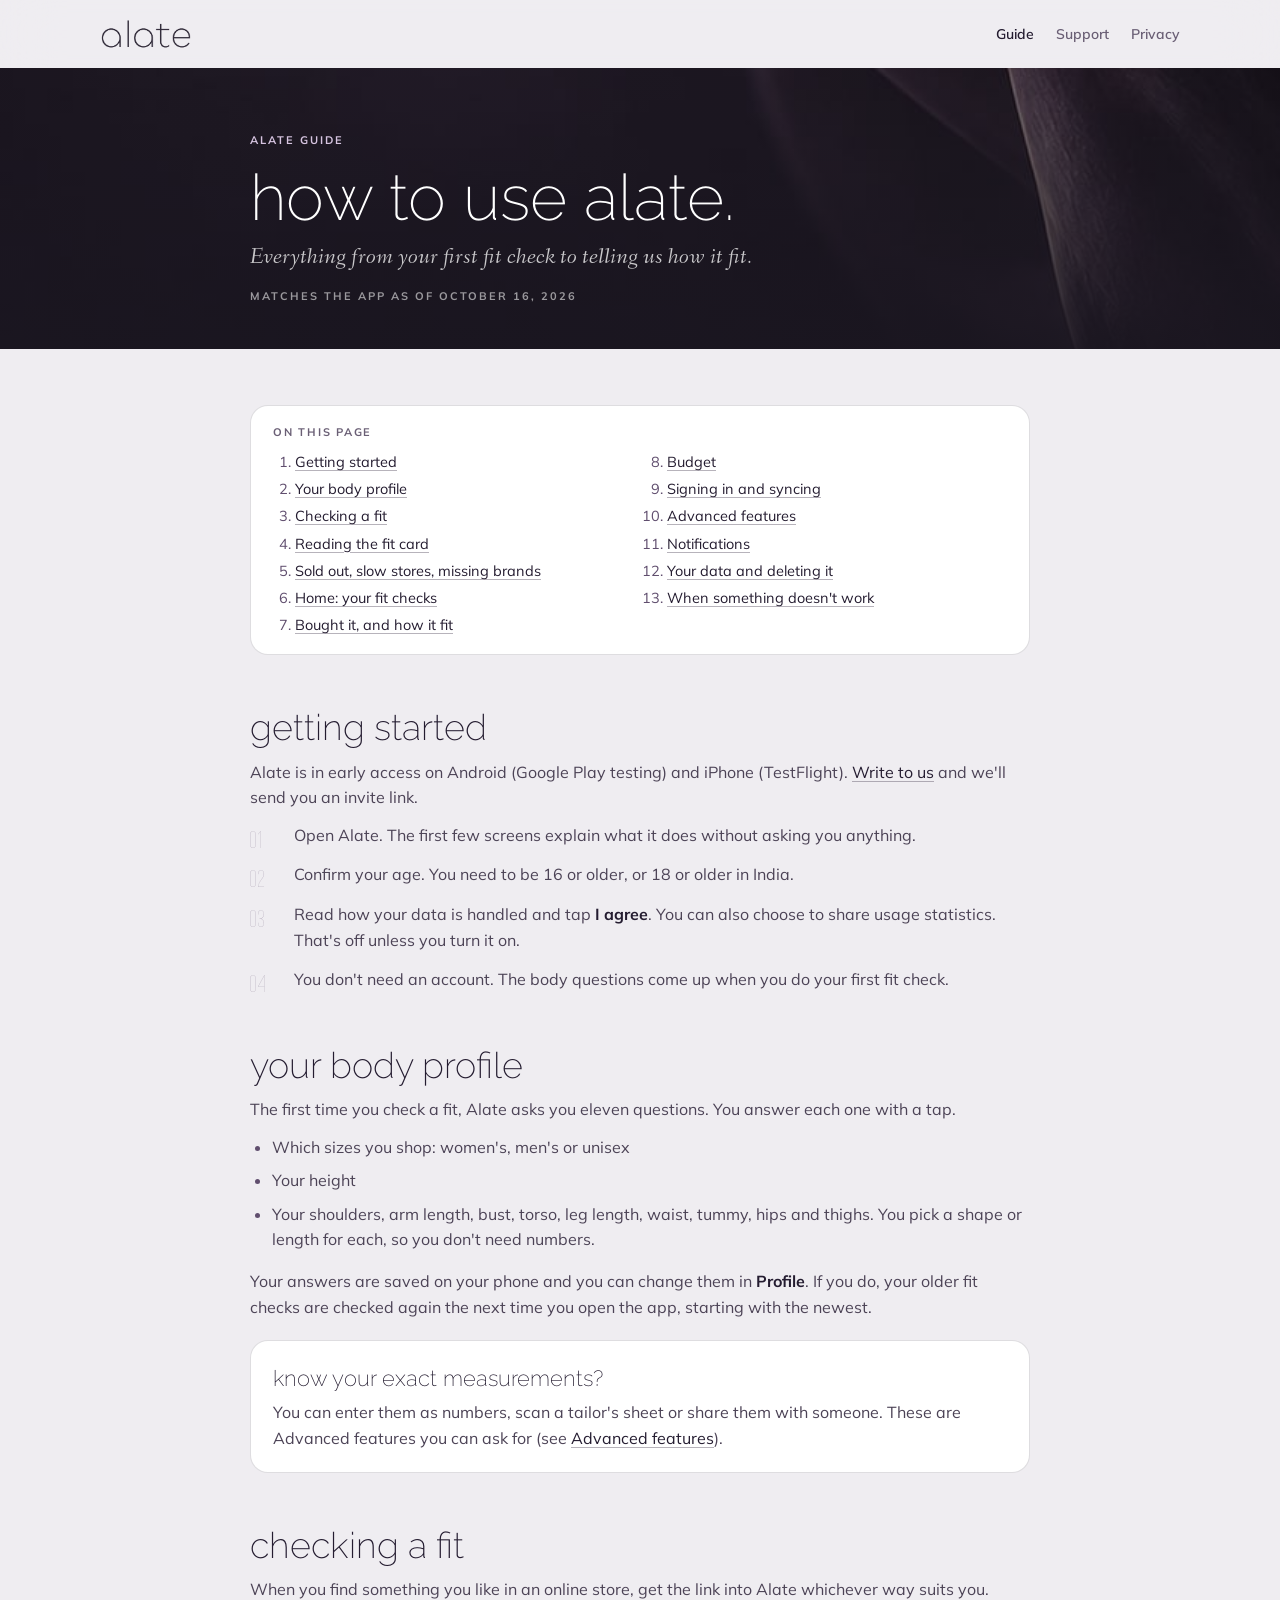
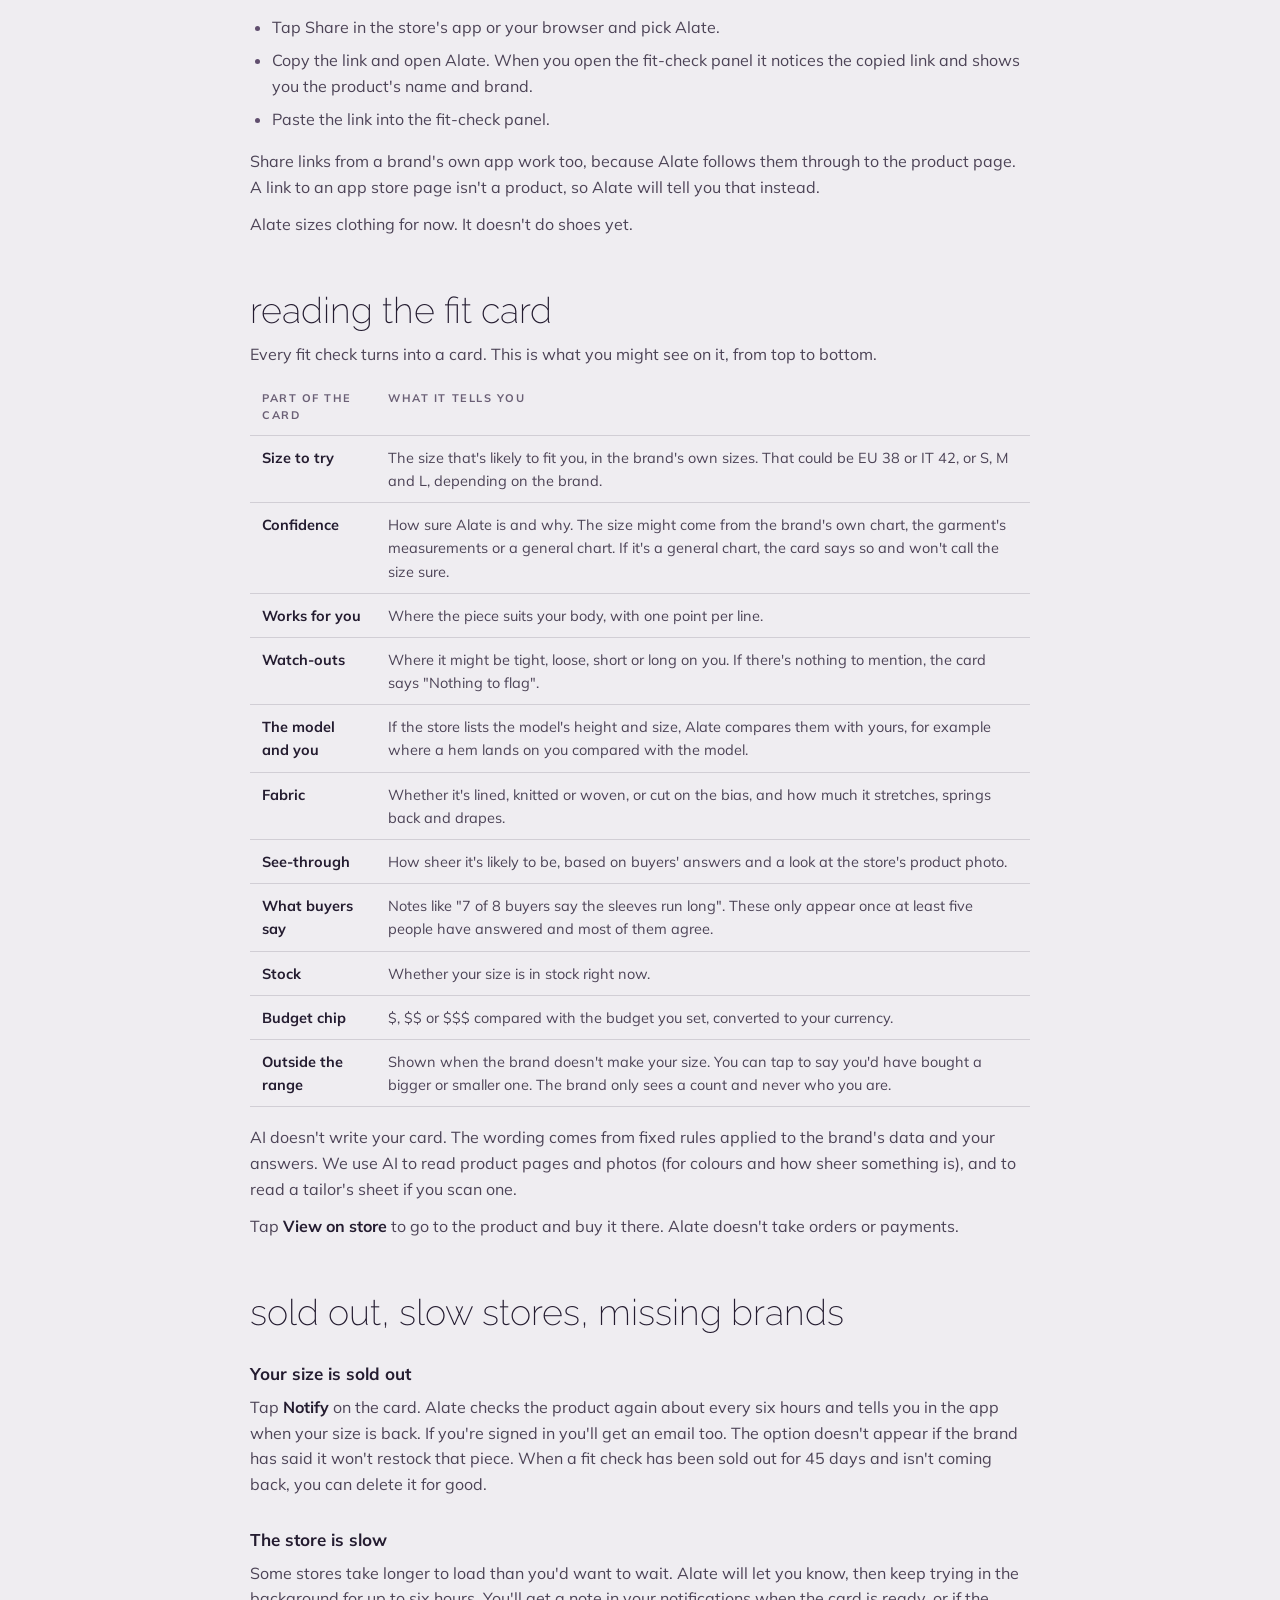
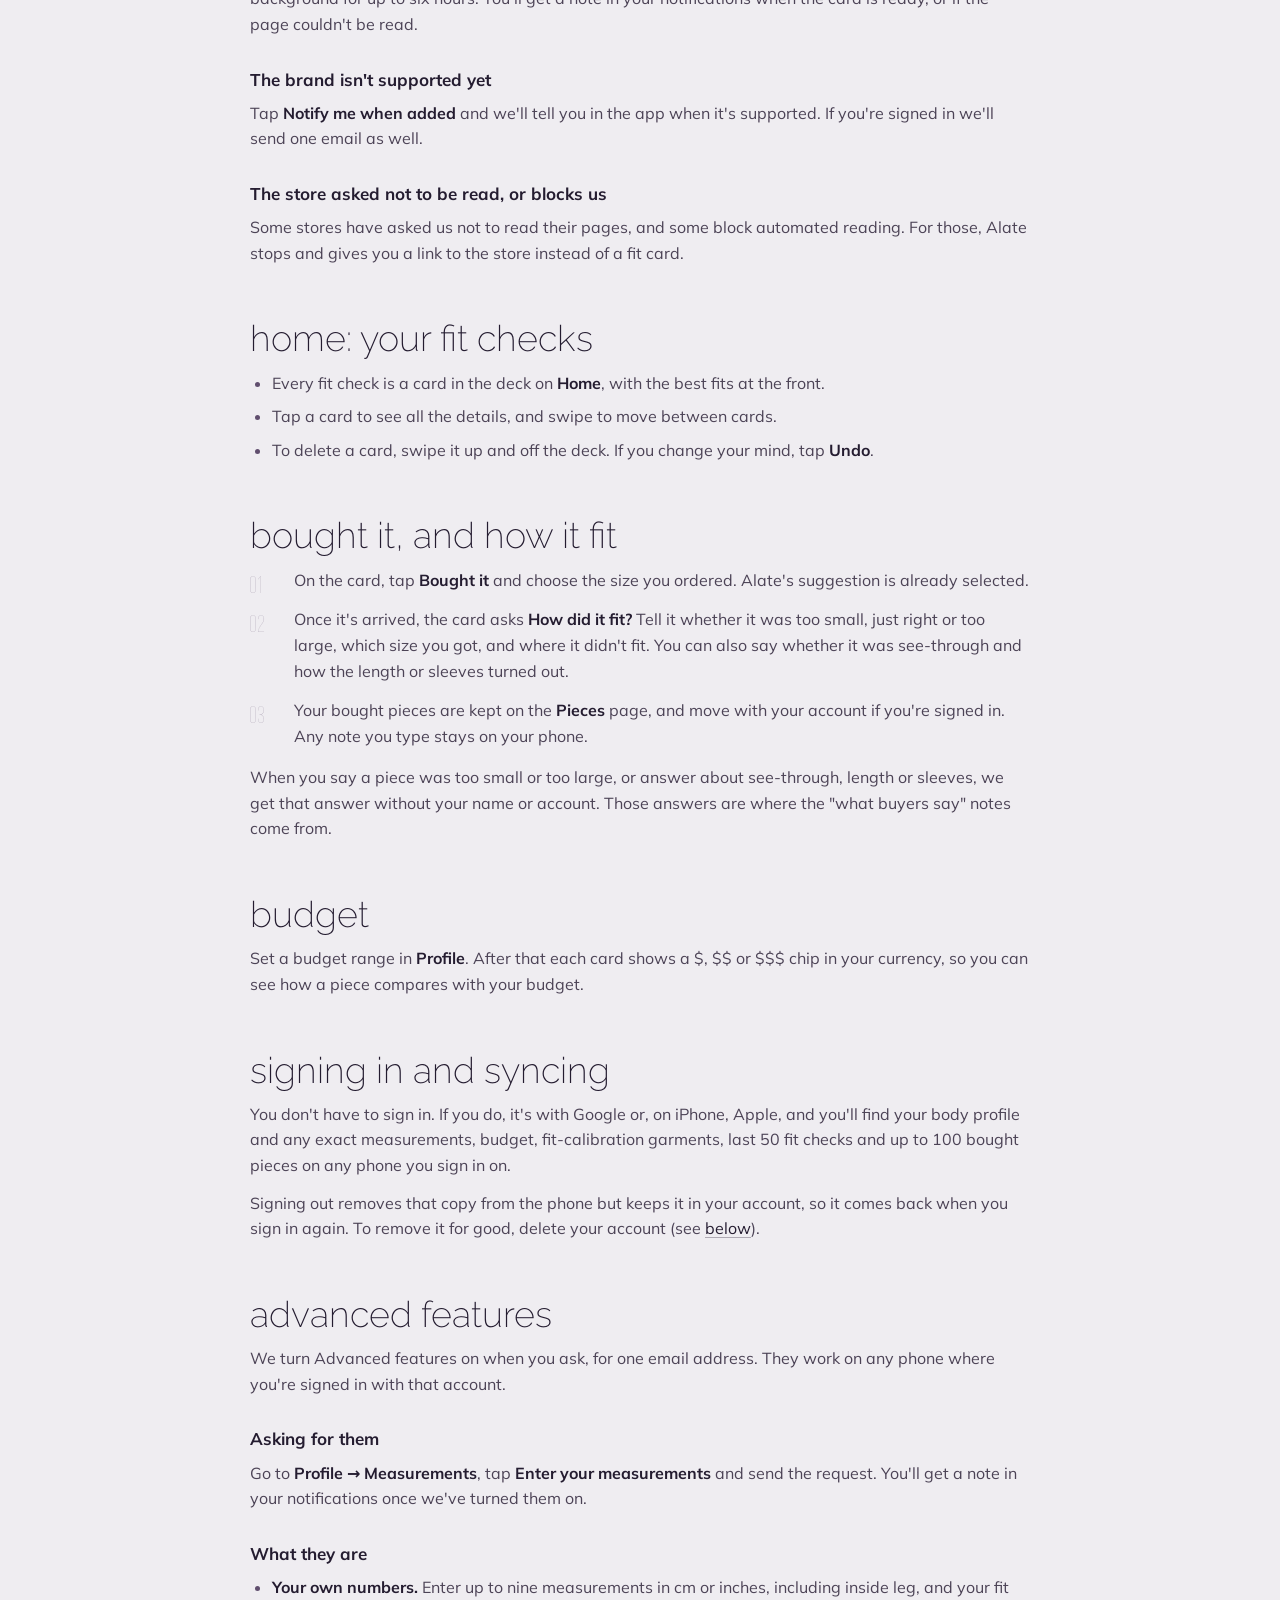
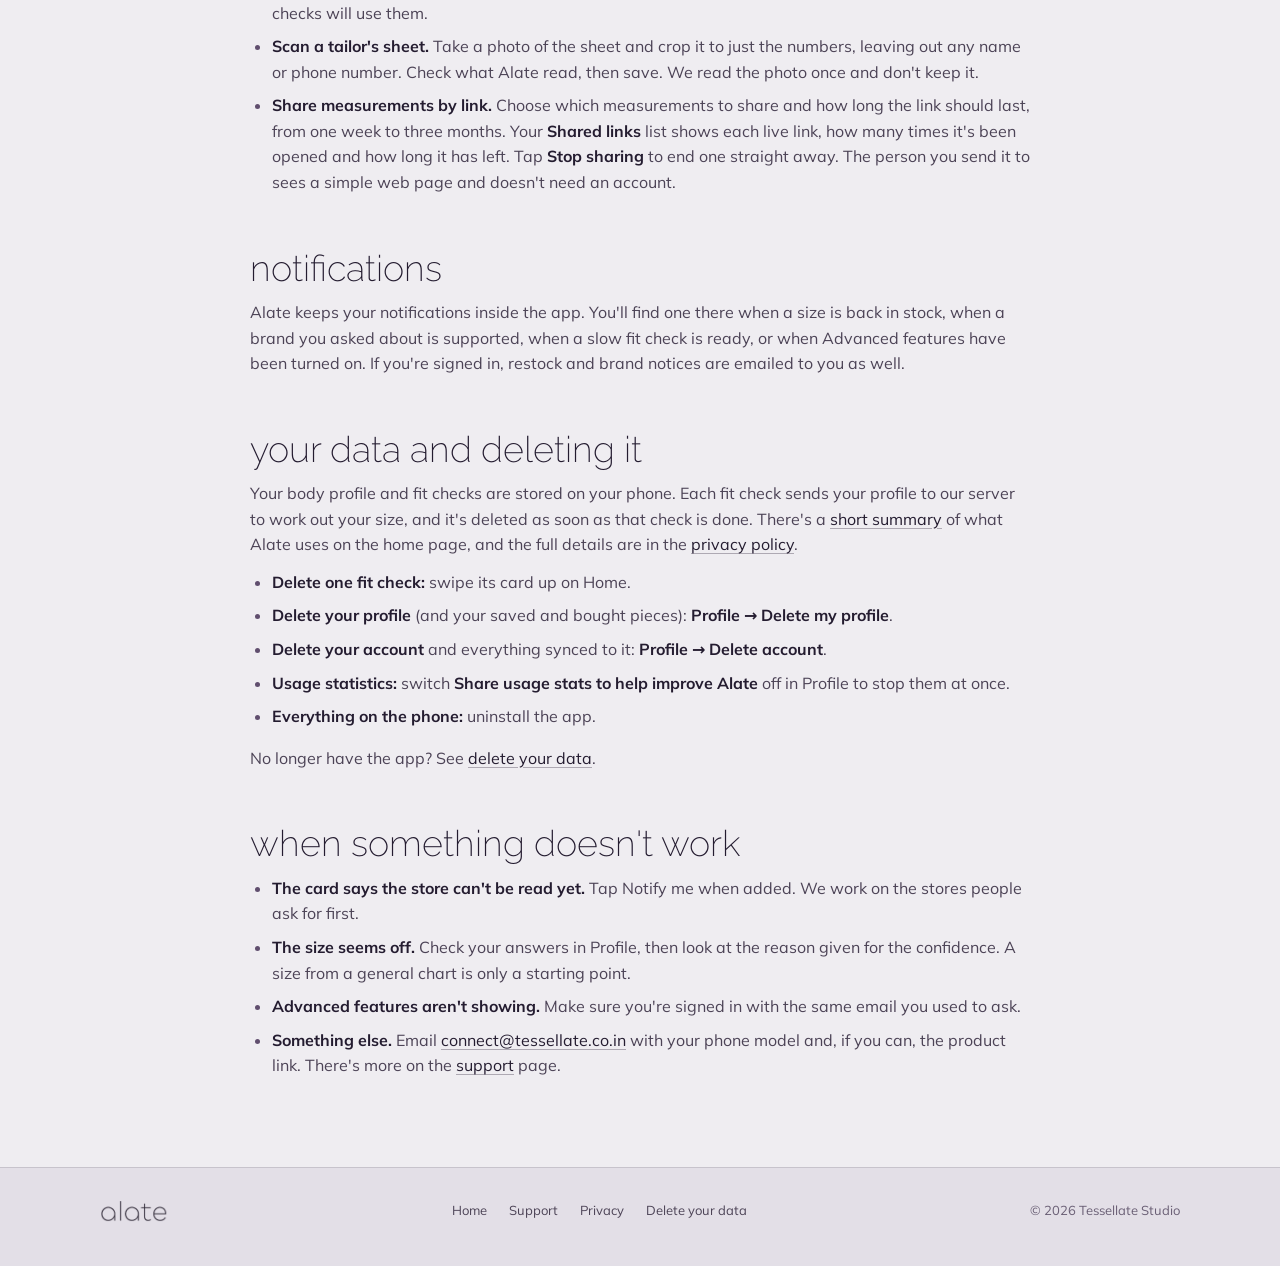
<file: alate/guide.html>
<!DOCTYPE html>
<html lang="en">
<head>
<meta charset="UTF-8">
<meta name="viewport" content="width=device-width, initial-scale=1.0">
<title>Alate guide</title>
<meta name="description" content="How to use Alate: set up your body profile, check a fit from a product link, read the fit card, keep your fit checks, and manage your data.">
<meta name="theme-color" content="#efedf1">
<link rel="icon" type="image/png" href="assets/icon.png">
<link rel="apple-touch-icon" href="assets/icon.png">
<link rel="stylesheet" href="assets/alate.css">
</head>
<body class="docs">
<a class="skip" href="#main">Skip to content</a>

<header class="nav">
  <div class="wrap">
    <a class="wordmark" href="./"><img src="assets/img/wordmark-dark.png" alt="alate" width="94" height="30"></a>
    <nav class="nav-links" aria-label="Primary">
      <a href="guide.html" aria-current="page">Guide</a>
      <a href="support.html">Support</a>
      <a class="hide-sm" href="privacy-policy.html">Privacy</a>
    </nav>
  </div>
</header>

<section class="doc-hero" style="background-image:url(assets/img/how.jpg)">
  <div class="wrap">
    <p class="overline">Alate guide</p>
    <h1>how to use alate.</h1>
    <p class="italic-line">Everything from your first fit check to telling us how it fit.</p>
    <p class="date">Matches the app as of October 16, 2026</p>
  </div>
</section>

<main class="doc" id="main">
  <nav class="toc" aria-label="On this page">
    <p>On this page</p>
    <ol>
      <li><a href="#start">Getting started</a></li>
      <li><a href="#profile">Your body profile</a></li>
      <li><a href="#link">Checking a fit</a></li>
      <li><a href="#card">Reading the fit card</a></li>
      <li><a href="#stock">Sold out, slow stores, missing brands</a></li>
      <li><a href="#home">Home: your fit checks</a></li>
      <li><a href="#bought">Bought it, and how it fit</a></li>
      <li><a href="#budget">Budget</a></li>
      <li><a href="#account">Signing in and syncing</a></li>
      <li><a href="#advanced">Advanced features</a></li>
      <li><a href="#notifications">Notifications</a></li>
      <li><a href="#privacy">Your data and deleting it</a></li>
      <li><a href="#trouble">When something doesn't work</a></li>
    </ol>
  </nav>

  <h2 id="start">Getting started</h2>
  <p>Alate is in early access on Android (Google Play testing) and iPhone (TestFlight). <a href="mailto:connect@tessellate.co.in?subject=Alate%20early%20access">Write to us</a> and we'll send you an invite link.</p>
  <ol class="steps-list">
    <li>Open Alate. The first few screens explain what it does without asking you anything.</li>
    <li>Confirm your age. You need to be 16 or older, or 18 or older in India.</li>
    <li>Read how your data is handled and tap <span class="ui">I agree</span>. You can also choose to share usage statistics. That's off unless you turn it on.</li>
    <li>You don't need an account. The body questions come up when you do your first fit check.</li>
  </ol>

  <h2 id="profile">Your body profile</h2>
  <p>The first time you check a fit, Alate asks you eleven questions. You answer each one with a tap.</p>
  <ul>
    <li>Which sizes you shop: women's, men's or unisex</li>
    <li>Your height</li>
    <li>Your shoulders, arm length, bust, torso, leg length, waist, tummy, hips and thighs. You pick a shape or length for each, so you don't need numbers.</li>
  </ul>
  <p>Your answers are saved on your phone and you can change them in <span class="ui">Profile</span>. If you do, your older fit checks are checked again the next time you open the app, starting with the newest.</p>
  <div class="callout">
    <p><strong>Know your exact measurements?</strong>You can enter them as numbers, scan a tailor's sheet or share them with someone. These are Advanced features you can ask for (see <a href="#advanced">Advanced features</a>).</p>
  </div>

  <h2 id="link">Checking a fit</h2>
  <p>When you find something you like in an online store, get the link into Alate whichever way suits you.</p>
  <ul>
    <li>Tap Share in the store's app or your browser and pick Alate.</li>
    <li>Copy the link and open Alate. When you open the fit-check panel it notices the copied link and shows you the product's name and brand.</li>
    <li>Paste the link into the fit-check panel.</li>
  </ul>
  <p>Share links from a brand's own app work too, because Alate follows them through to the product page. A link to an app store page isn't a product, so Alate will tell you that instead.</p>
  <p>Alate sizes clothing for now. It doesn't do shoes yet.</p>

  <h2 id="card">Reading the fit card</h2>
  <p>Every fit check turns into a card. This is what you might see on it, from top to bottom.</p>
  <table>
    <thead><tr><th>Part of the card</th><th>What it tells you</th></tr></thead>
    <tbody>
      <tr><td><strong>Size to try</strong></td><td>The size that's likely to fit you, in the brand's own sizes. That could be EU 38 or IT 42, or S, M and L, depending on the brand.</td></tr>
      <tr><td><strong>Confidence</strong></td><td>How sure Alate is and why. The size might come from the brand's own chart, the garment's measurements or a general chart. If it's a general chart, the card says so and won't call the size sure.</td></tr>
      <tr><td><strong>Works for you</strong></td><td>Where the piece suits your body, with one point per line.</td></tr>
      <tr><td><strong>Watch-outs</strong></td><td>Where it might be tight, loose, short or long on you. If there's nothing to mention, the card says "Nothing to flag".</td></tr>
      <tr><td><strong>The model and you</strong></td><td>If the store lists the model's height and size, Alate compares them with yours, for example where a hem lands on you compared with the model.</td></tr>
      <tr><td><strong>Fabric</strong></td><td>Whether it's lined, knitted or woven, or cut on the bias, and how much it stretches, springs back and drapes.</td></tr>
      <tr><td><strong>See-through</strong></td><td>How sheer it's likely to be, based on buyers' answers and a look at the store's product photo.</td></tr>
      <tr><td><strong>What buyers say</strong></td><td>Notes like "7 of 8 buyers say the sleeves run long". These only appear once at least five people have answered and most of them agree.</td></tr>
      <tr><td><strong>Stock</strong></td><td>Whether your size is in stock right now.</td></tr>
      <tr><td><strong>Budget chip</strong></td><td>$, $$ or $$$ compared with the budget you set, converted to your currency.</td></tr>
      <tr><td><strong>Outside the range</strong></td><td>Shown when the brand doesn't make your size. You can tap to say you'd have bought a bigger or smaller one. The brand only sees a count and never who you are.</td></tr>
    </tbody>
  </table>
  <p>AI doesn't write your card. The wording comes from fixed rules applied to the brand's data and your answers. We use AI to read product pages and photos (for colours and how sheer something is), and to read a tailor's sheet if you scan one.</p>
  <p>Tap <span class="ui">View on store</span> to go to the product and buy it there. Alate doesn't take orders or payments.</p>

  <h2 id="stock">Sold out, slow stores, missing brands</h2>
  <h3>Your size is sold out</h3>
  <p>Tap <span class="ui">Notify</span> on the card. Alate checks the product again about every six hours and tells you in the app when your size is back. If you're signed in you'll get an email too. The option doesn't appear if the brand has said it won't restock that piece. When a fit check has been sold out for 45 days and isn't coming back, you can delete it for good.</p>
  <h3>The store is slow</h3>
  <p>Some stores take longer to load than you'd want to wait. Alate will let you know, then keep trying in the background for up to six hours. You'll get a note in your notifications when the card is ready, or if the page couldn't be read.</p>
  <h3>The brand isn't supported yet</h3>
  <p>Tap <span class="ui">Notify me when added</span> and we'll tell you in the app when it's supported. If you're signed in we'll send one email as well.</p>
  <h3>The store asked not to be read, or blocks us</h3>
  <p>Some stores have asked us not to read their pages, and some block automated reading. For those, Alate stops and gives you a link to the store instead of a fit card.</p>

  <h2 id="home">Home: your fit checks</h2>
  <ul>
    <li>Every fit check is a card in the deck on <span class="ui">Home</span>, with the best fits at the front.</li>
    <li>Tap a card to see all the details, and swipe to move between cards.</li>
    <li>To delete a card, swipe it up and off the deck. If you change your mind, tap <span class="ui">Undo</span>.</li>
  </ul>

  <h2 id="bought">Bought it, and how it fit</h2>
  <ol class="steps-list">
    <li>On the card, tap <span class="ui">Bought it</span> and choose the size you ordered. Alate's suggestion is already selected.</li>
    <li>Once it's arrived, the card asks <span class="ui">How did it fit?</span> Tell it whether it was too small, just right or too large, which size you got, and where it didn't fit. You can also say whether it was see-through and how the length or sleeves turned out.</li>
    <li>Your bought pieces are kept on the <span class="ui">Pieces</span> page, and move with your account if you're signed in. Any note you type stays on your phone.</li>
  </ol>
  <p>When you say a piece was too small or too large, or answer about see-through, length or sleeves, we get that answer without your name or account. Those answers are where the "what buyers say" notes come from.</p>

  <h2 id="budget">Budget</h2>
  <p>Set a budget range in <span class="ui">Profile</span>. After that each card shows a $, $$ or $$$ chip in your currency, so you can see how a piece compares with your budget.</p>

  <h2 id="account">Signing in and syncing</h2>
  <p>You don't have to sign in. If you do, it's with Google or, on iPhone, Apple, and you'll find your body profile and any exact measurements, budget, fit-calibration garments, last 50 fit checks and up to 100 bought pieces on any phone you sign in on.</p>
  <p>Signing out removes that copy from the phone but keeps it in your account, so it comes back when you sign in again. To remove it for good, delete your account (see <a href="#privacy">below</a>).</p>

  <h2 id="advanced">Advanced features</h2>
  <p>We turn Advanced features on when you ask, for one email address. They work on any phone where you're signed in with that account.</p>
  <h3>Asking for them</h3>
  <p>Go to <span class="ui">Profile → Measurements</span>, tap <span class="ui">Enter your measurements</span> and send the request. You'll get a note in your notifications once we've turned them on.</p>
  <h3>What they are</h3>
  <ul>
    <li><strong>Your own numbers.</strong> Enter up to nine measurements in cm or inches, including inside leg, and your fit checks will use them.</li>
    <li><strong>Scan a tailor's sheet.</strong> Take a photo of the sheet and crop it to just the numbers, leaving out any name or phone number. Check what Alate read, then save. We read the photo once and don't keep it.</li>
    <li><strong>Share measurements by link.</strong> Choose which measurements to share and how long the link should last, from one week to three months. Your <span class="ui">Shared links</span> list shows each live link, how many times it's been opened and how long it has left. Tap <span class="ui">Stop sharing</span> to end one straight away. The person you send it to sees a simple web page and doesn't need an account.</li>
  </ul>

  <h2 id="notifications">Notifications</h2>
  <p>Alate keeps your notifications inside the app. You'll find one there when a size is back in stock, when a brand you asked about is supported, when a slow fit check is ready, or when Advanced features have been turned on. If you're signed in, restock and brand notices are emailed to you as well.</p>

  <h2 id="privacy">Your data and deleting it</h2>
  <p>Your body profile and fit checks are stored on your phone. Each fit check sends your profile to our server to work out your size, and it's deleted as soon as that check is done. There's a <a href="./#data">short summary</a> of what Alate uses on the home page, and the full details are in the <a href="privacy-policy.html">privacy policy</a>.</p>
  <ul>
    <li><strong>Delete one fit check:</strong> swipe its card up on Home.</li>
    <li><strong>Delete your profile</strong> (and your saved and bought pieces): <span class="ui">Profile → Delete my profile</span>.</li>
    <li><strong>Delete your account</strong> and everything synced to it: <span class="ui">Profile → Delete account</span>.</li>
    <li><strong>Usage statistics:</strong> switch <span class="ui">Share usage stats to help improve Alate</span> off in Profile to stop them at once.</li>
    <li><strong>Everything on the phone:</strong> uninstall the app.</li>
  </ul>
  <p>No longer have the app? See <a href="delete-account.html">delete your data</a>.</p>

  <h2 id="trouble">When something doesn't work</h2>
  <ul>
    <li><strong>The card says the store can't be read yet.</strong> Tap Notify me when added. We work on the stores people ask for first.</li>
    <li><strong>The size seems off.</strong> Check your answers in Profile, then look at the reason given for the confidence. A size from a general chart is only a starting point.</li>
    <li><strong>Advanced features aren't showing.</strong> Make sure you're signed in with the same email you used to ask.</li>
    <li><strong>Something else.</strong> Email <a href="mailto:connect@tessellate.co.in?subject=Alate%20Support">connect@tessellate.co.in</a> with your phone model and, if you can, the product link. There's more on the <a href="support.html">support</a> page.</li>
  </ul>
</main>

<footer class="foot">
  <div class="wrap">
    <a class="wordmark" href="./"><img src="assets/img/wordmark-dark.png" alt="alate" width="69" height="22"></a>
    <ul>
      <li><a href="./">Home</a></li>
      <li><a href="support.html">Support</a></li>
      <li><a href="privacy-policy.html">Privacy</a></li>
      <li><a href="delete-account.html">Delete your data</a></li>
    </ul>
    <p class="copy">© 2026 Tessellate Studio</p>
  </div>
</footer>
</body>
</html>
</file>
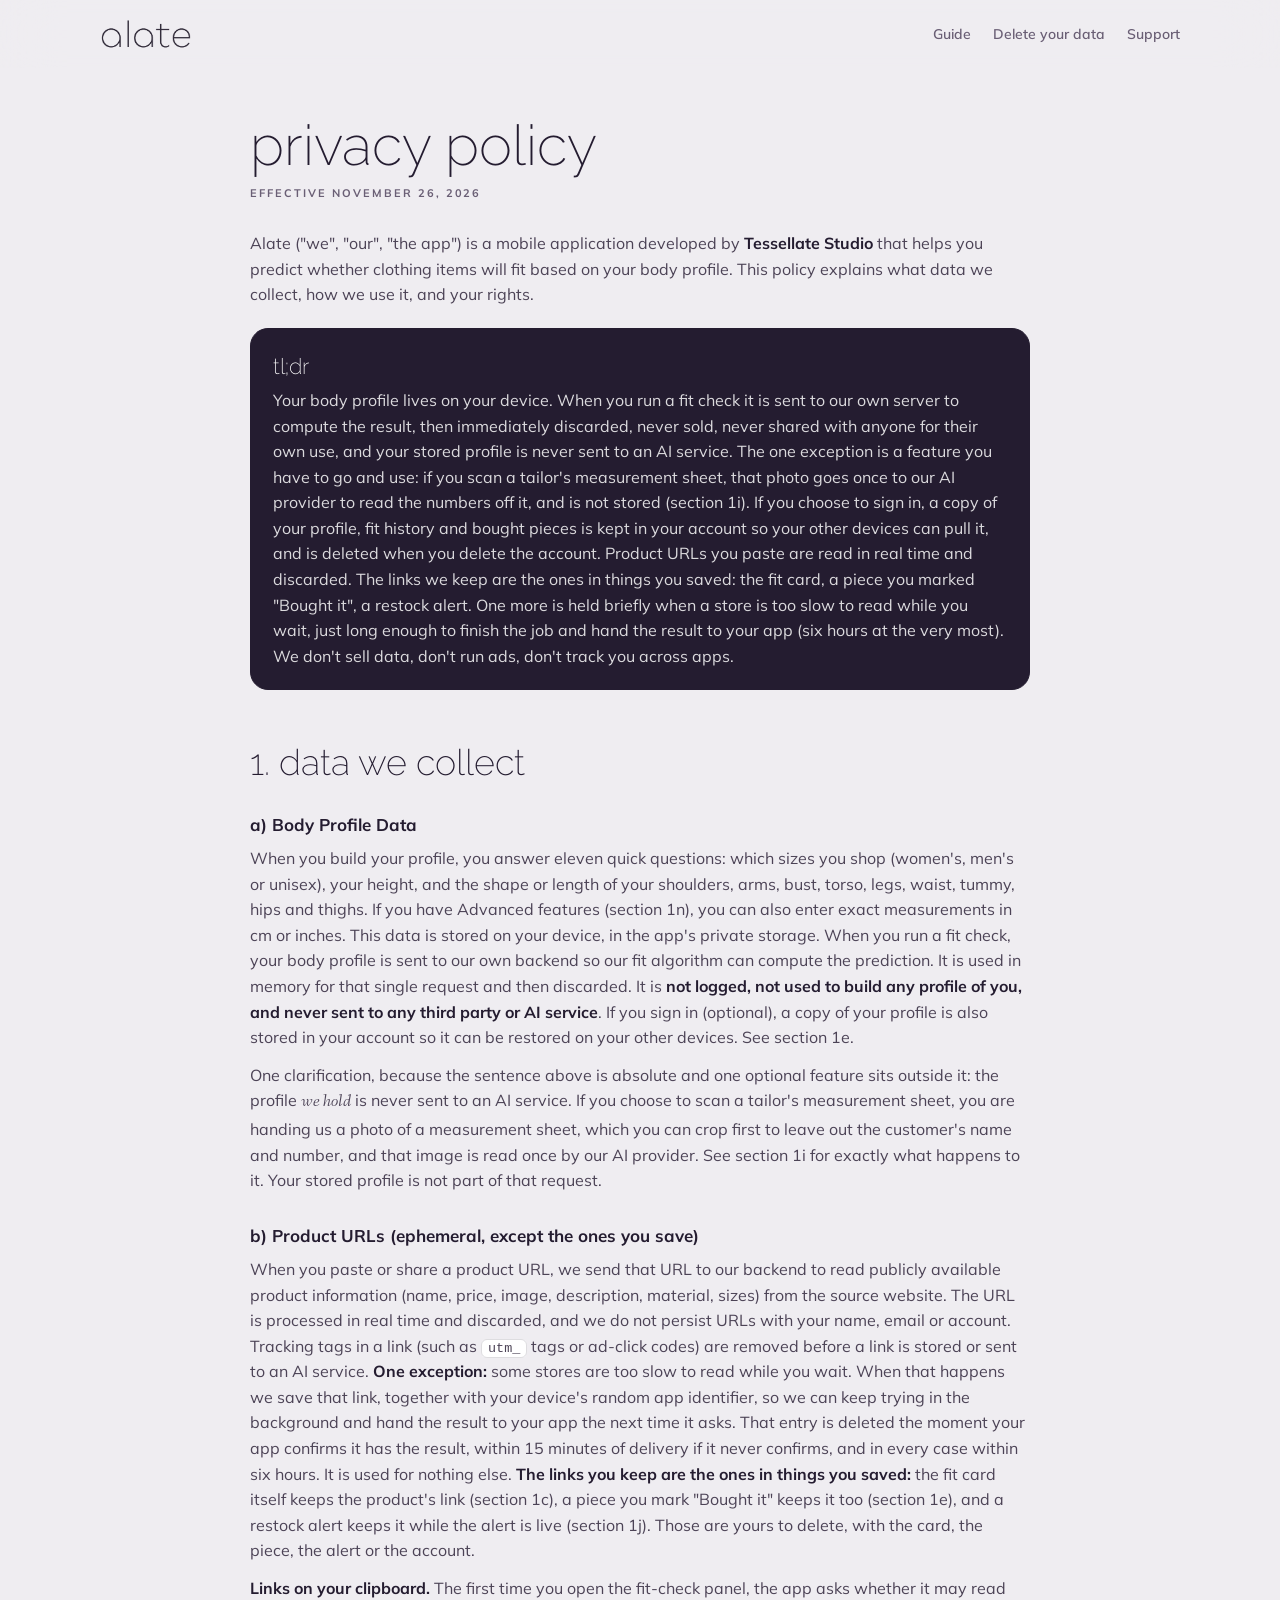
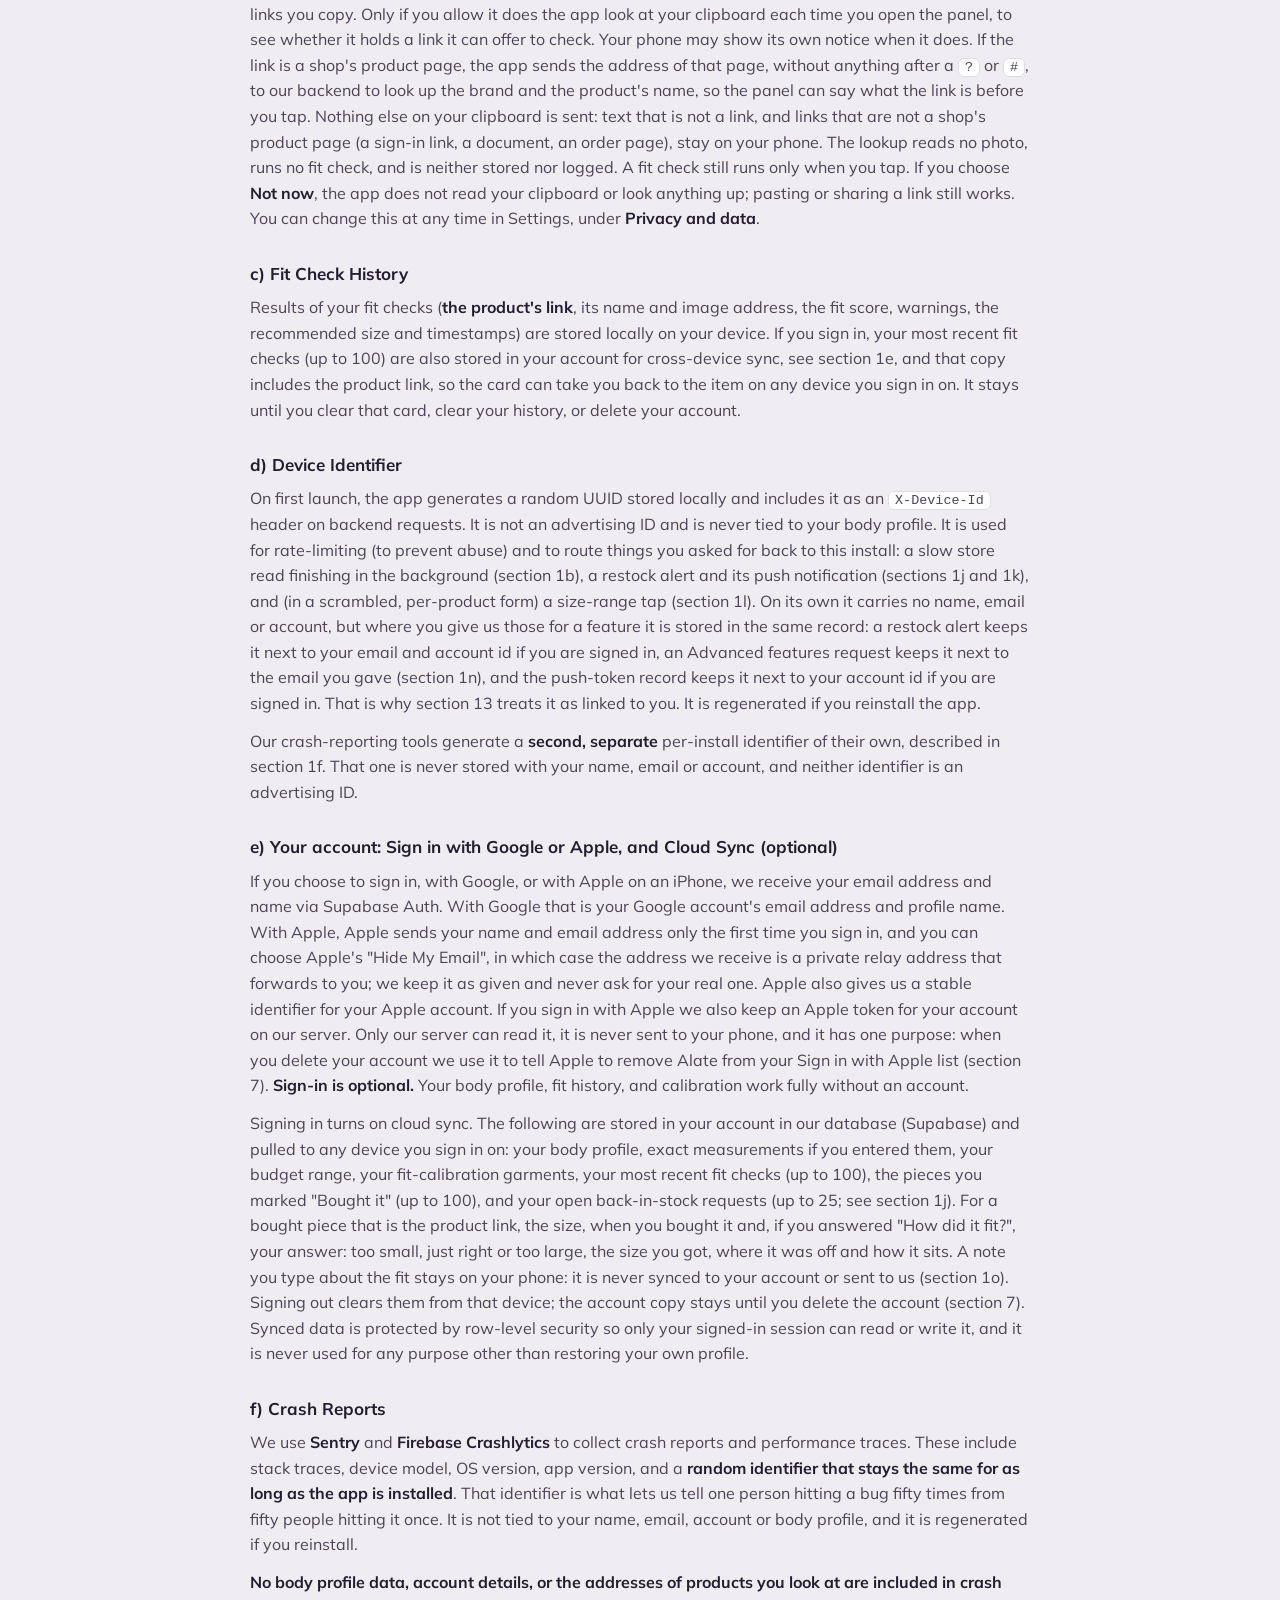
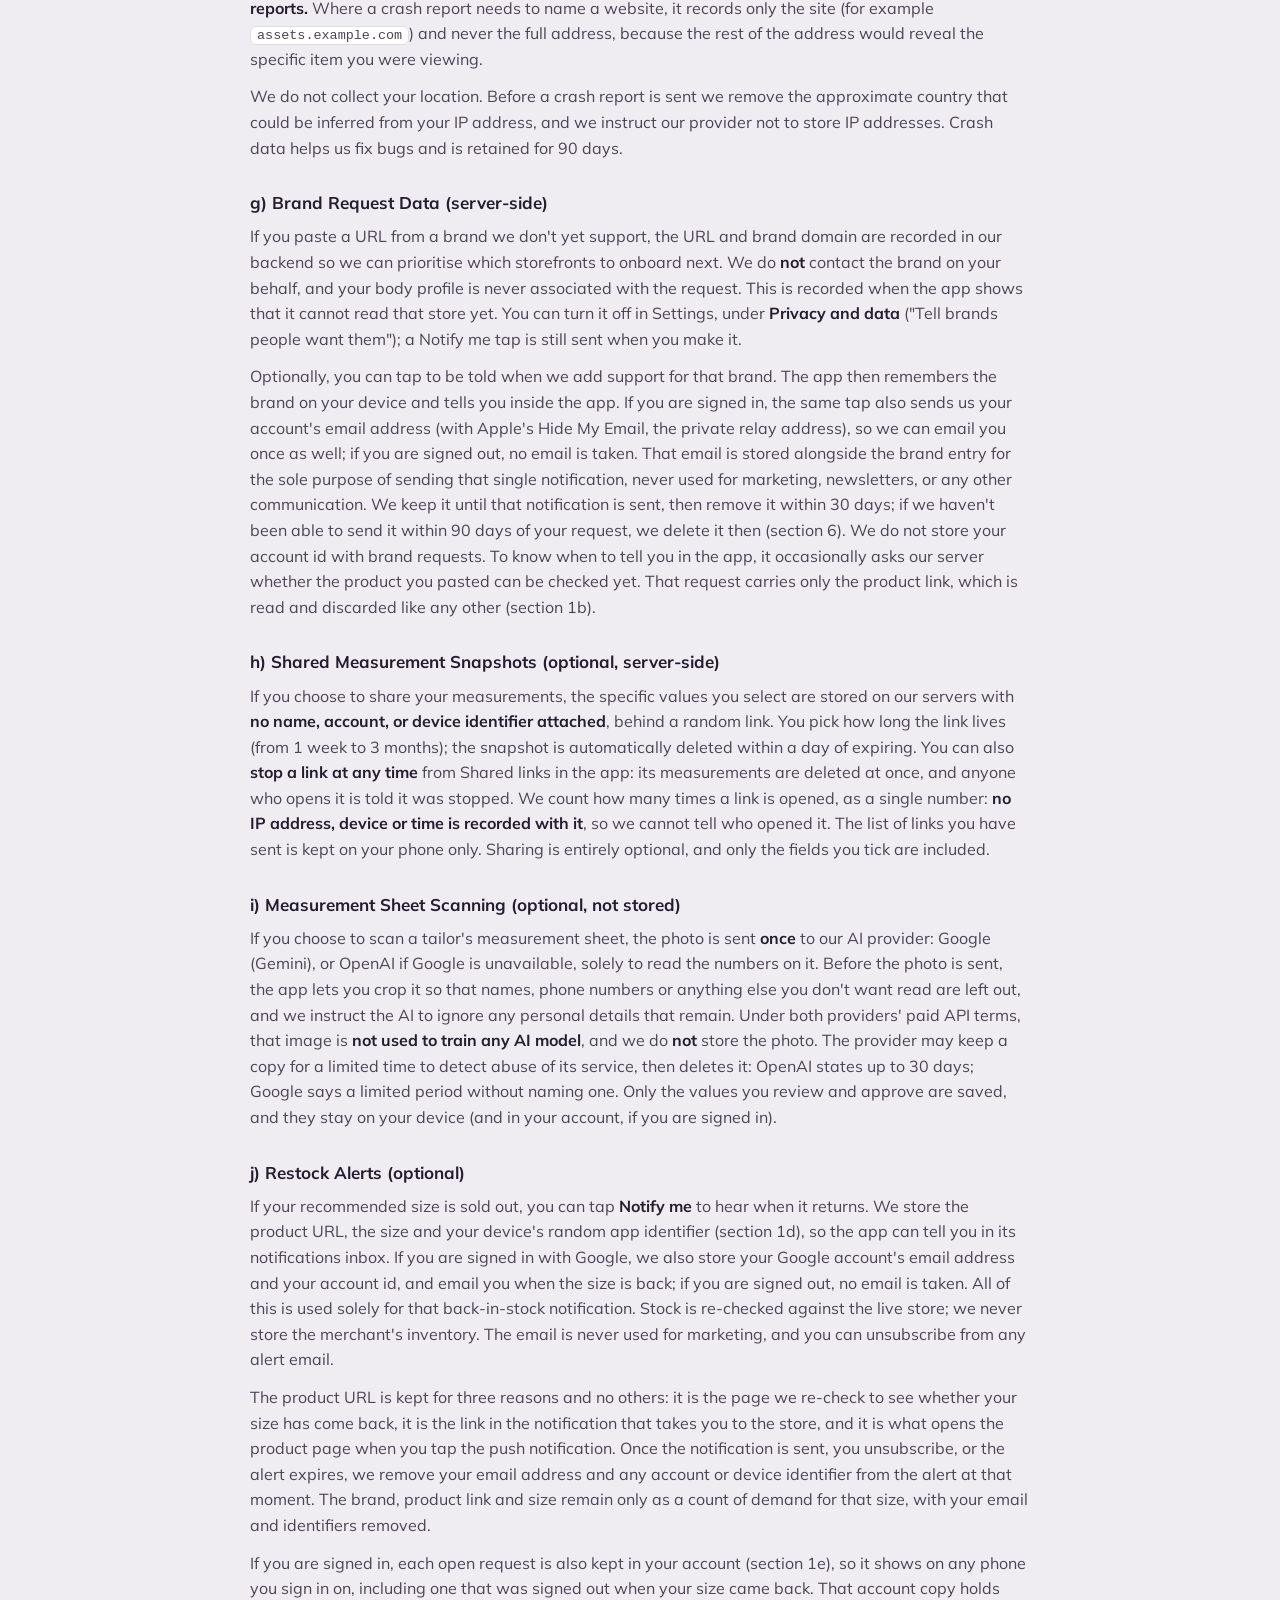
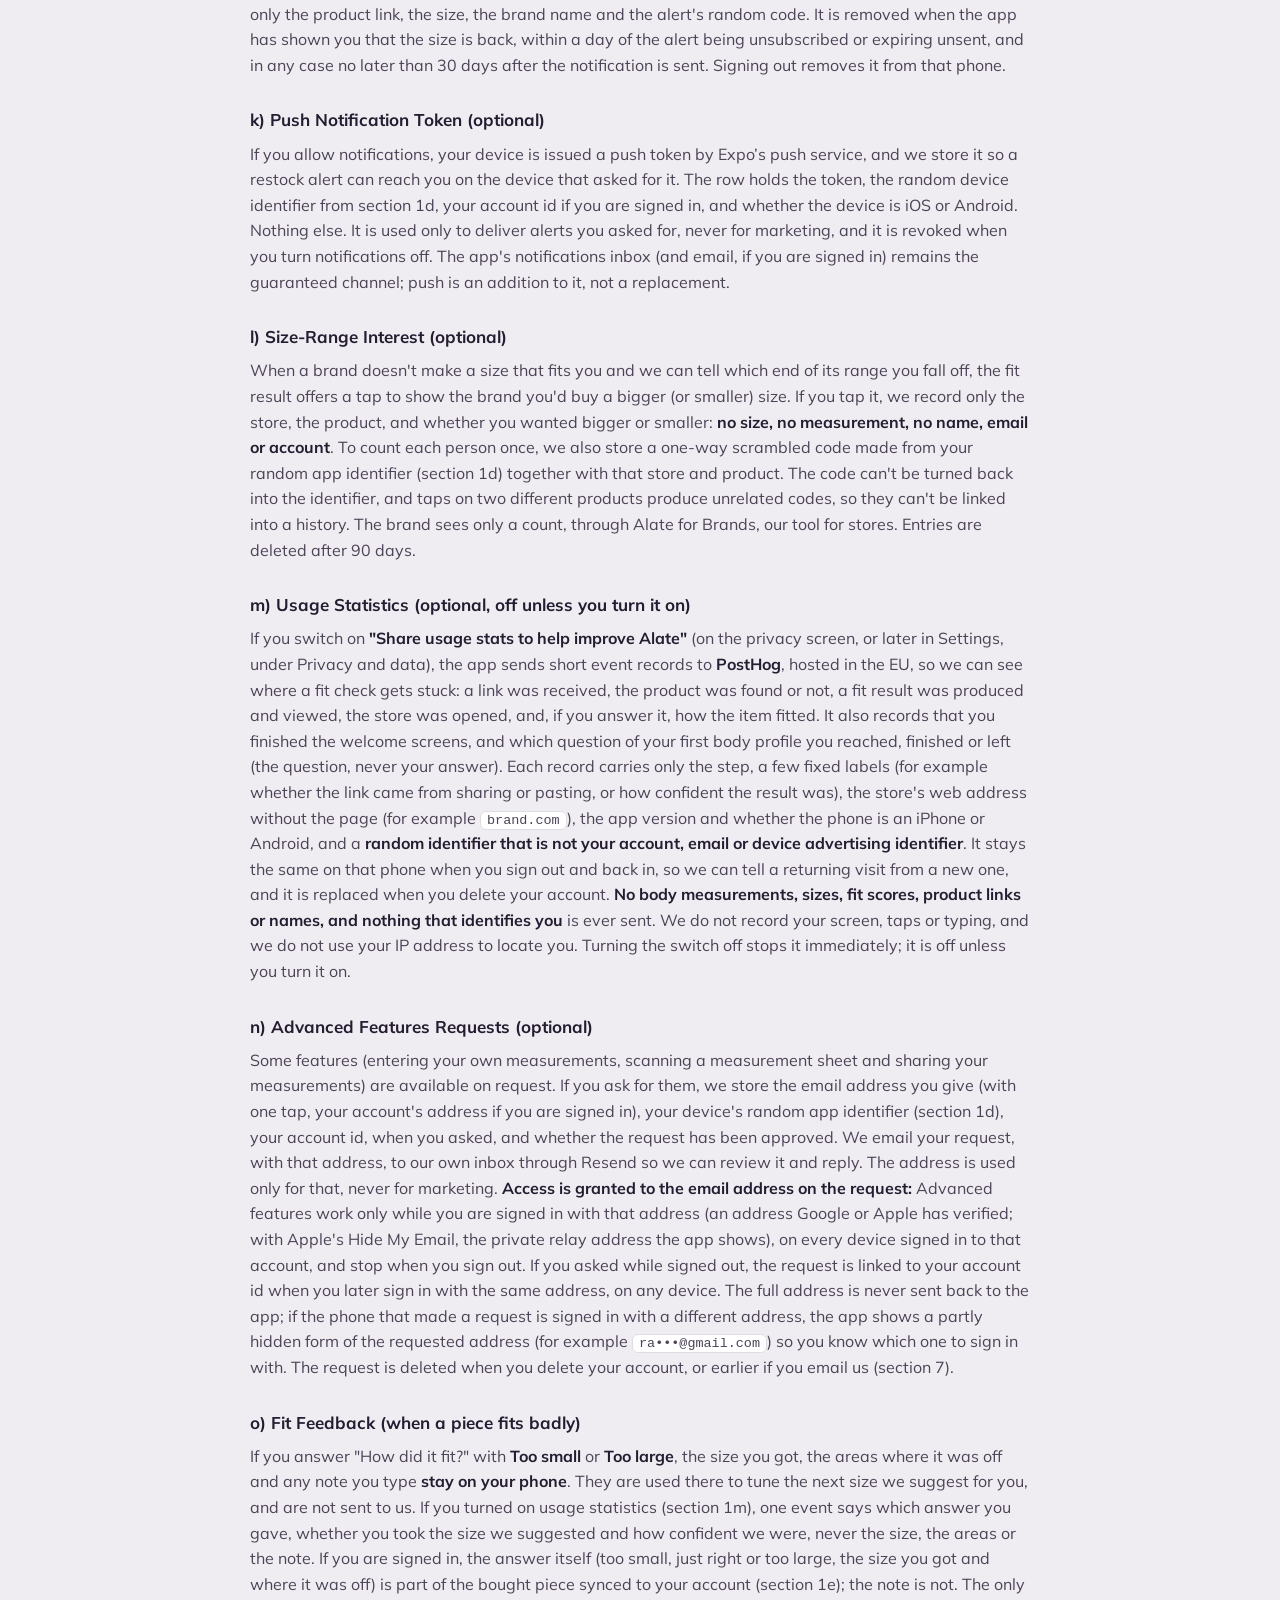
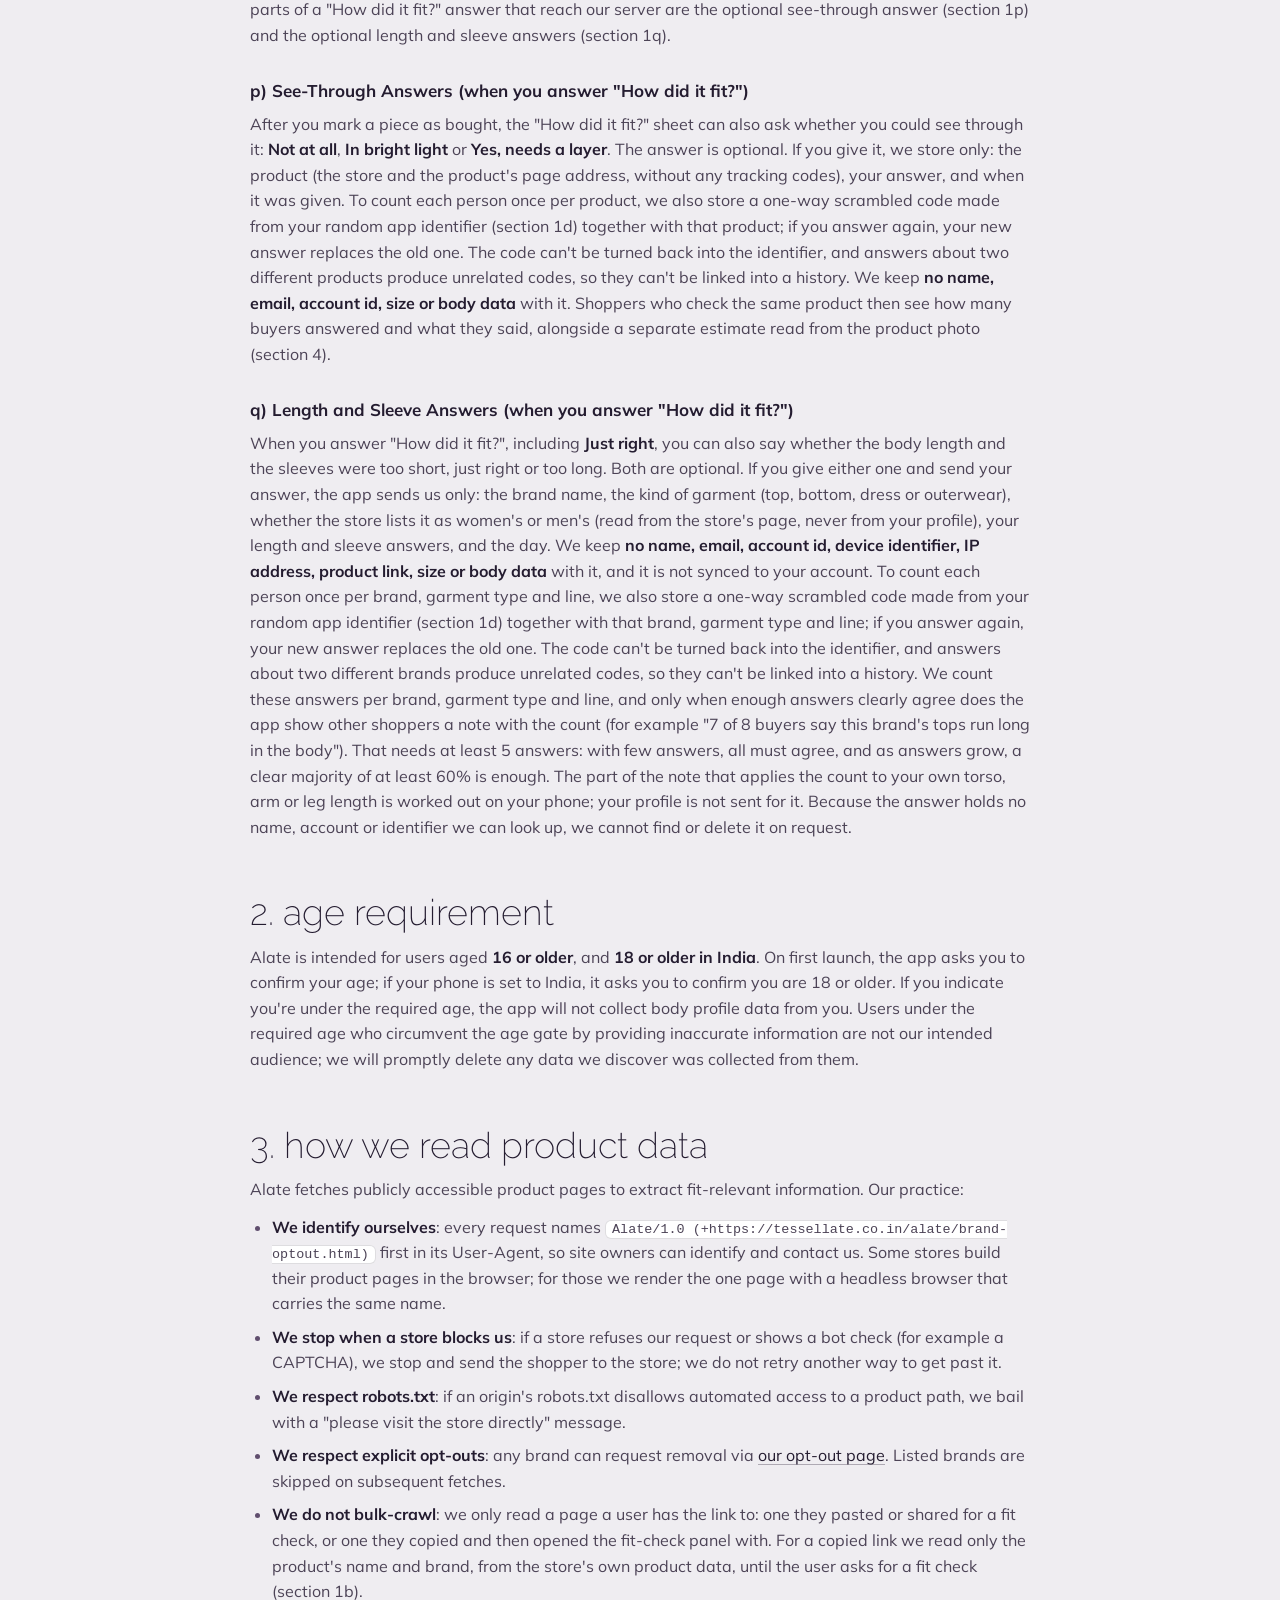
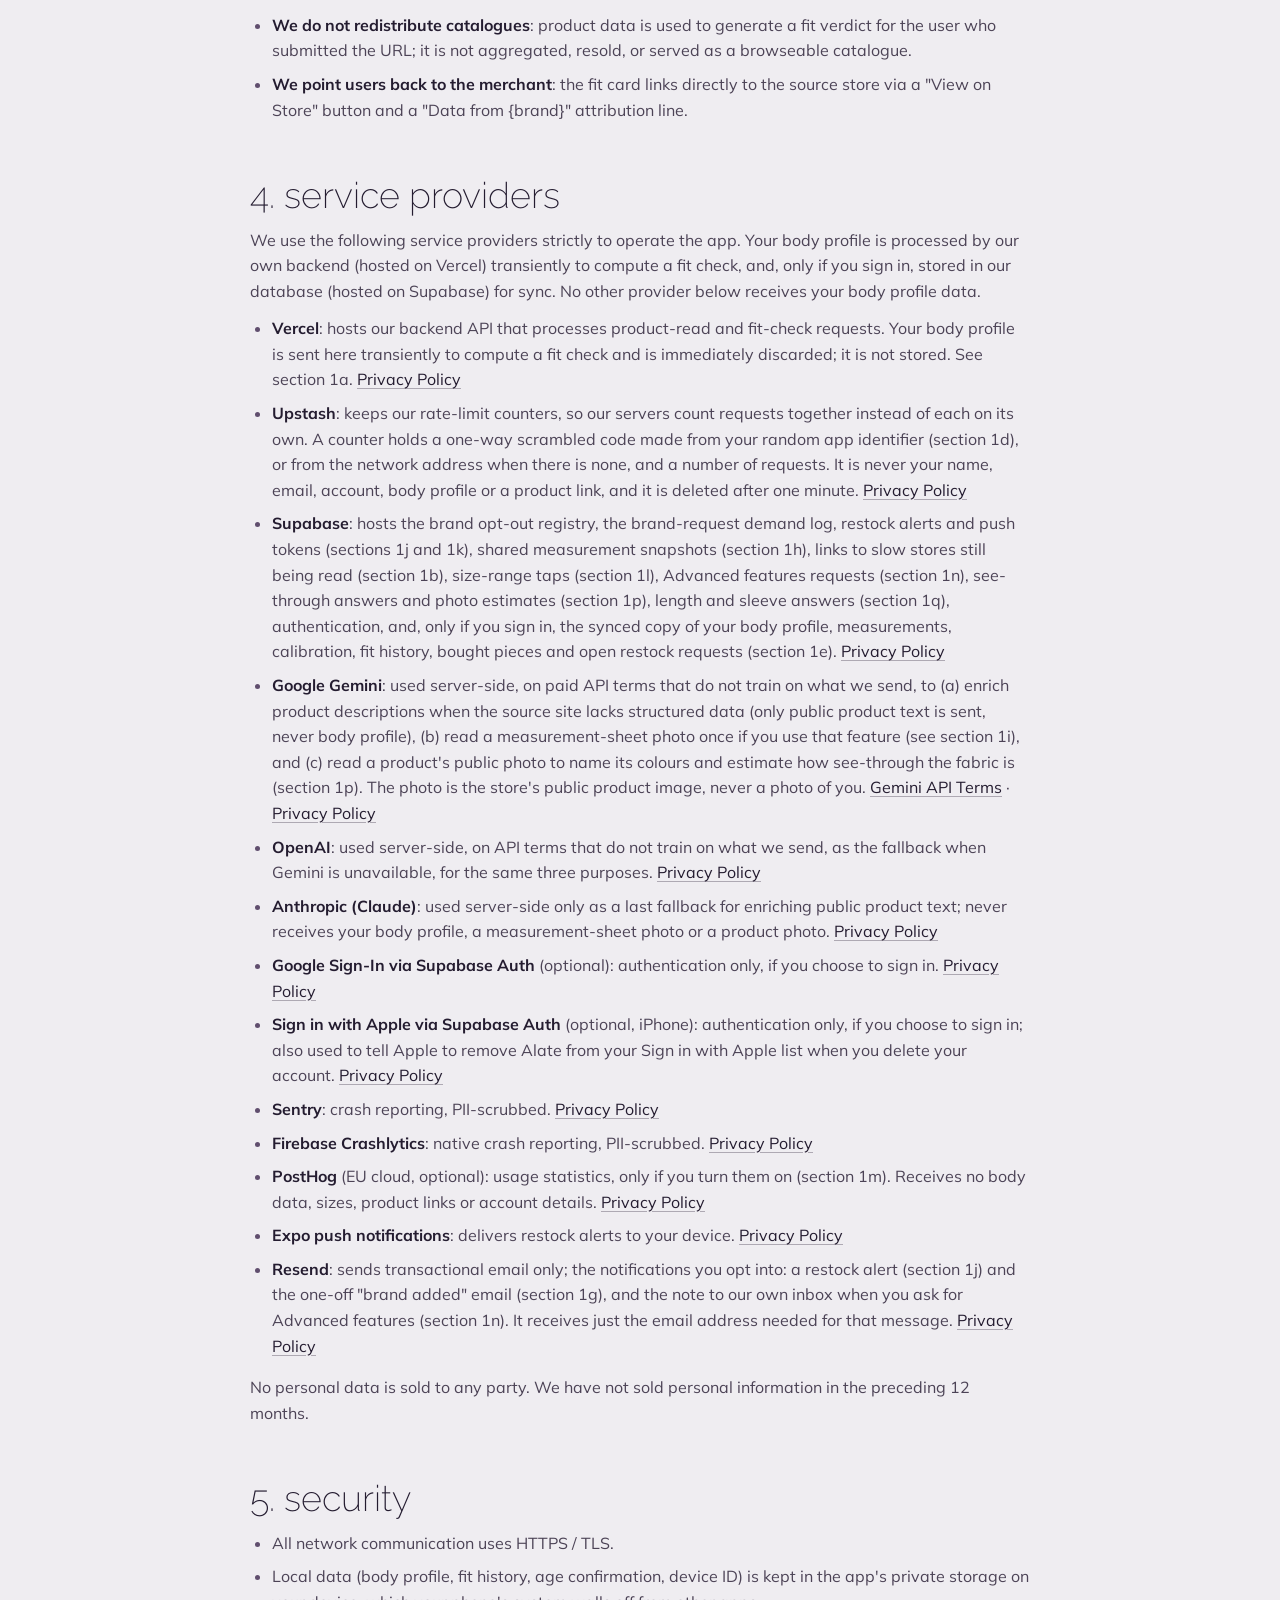
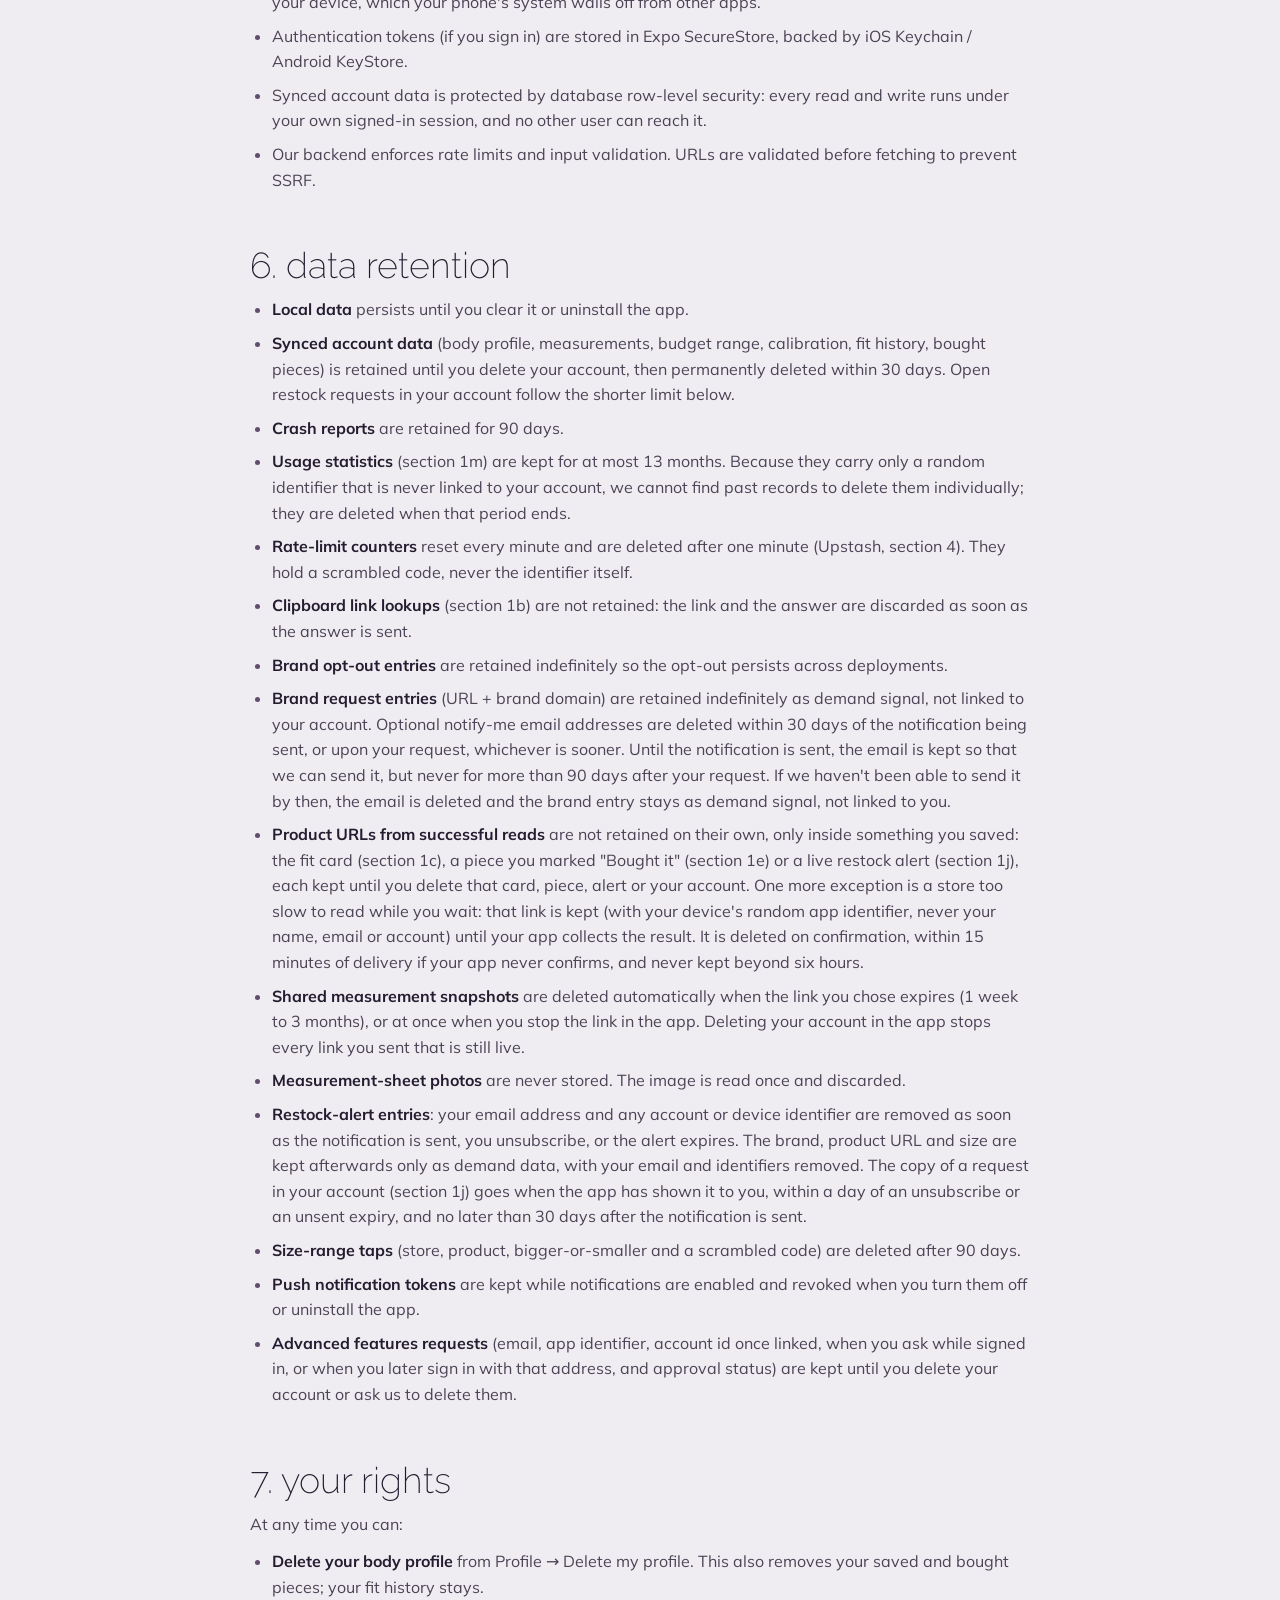
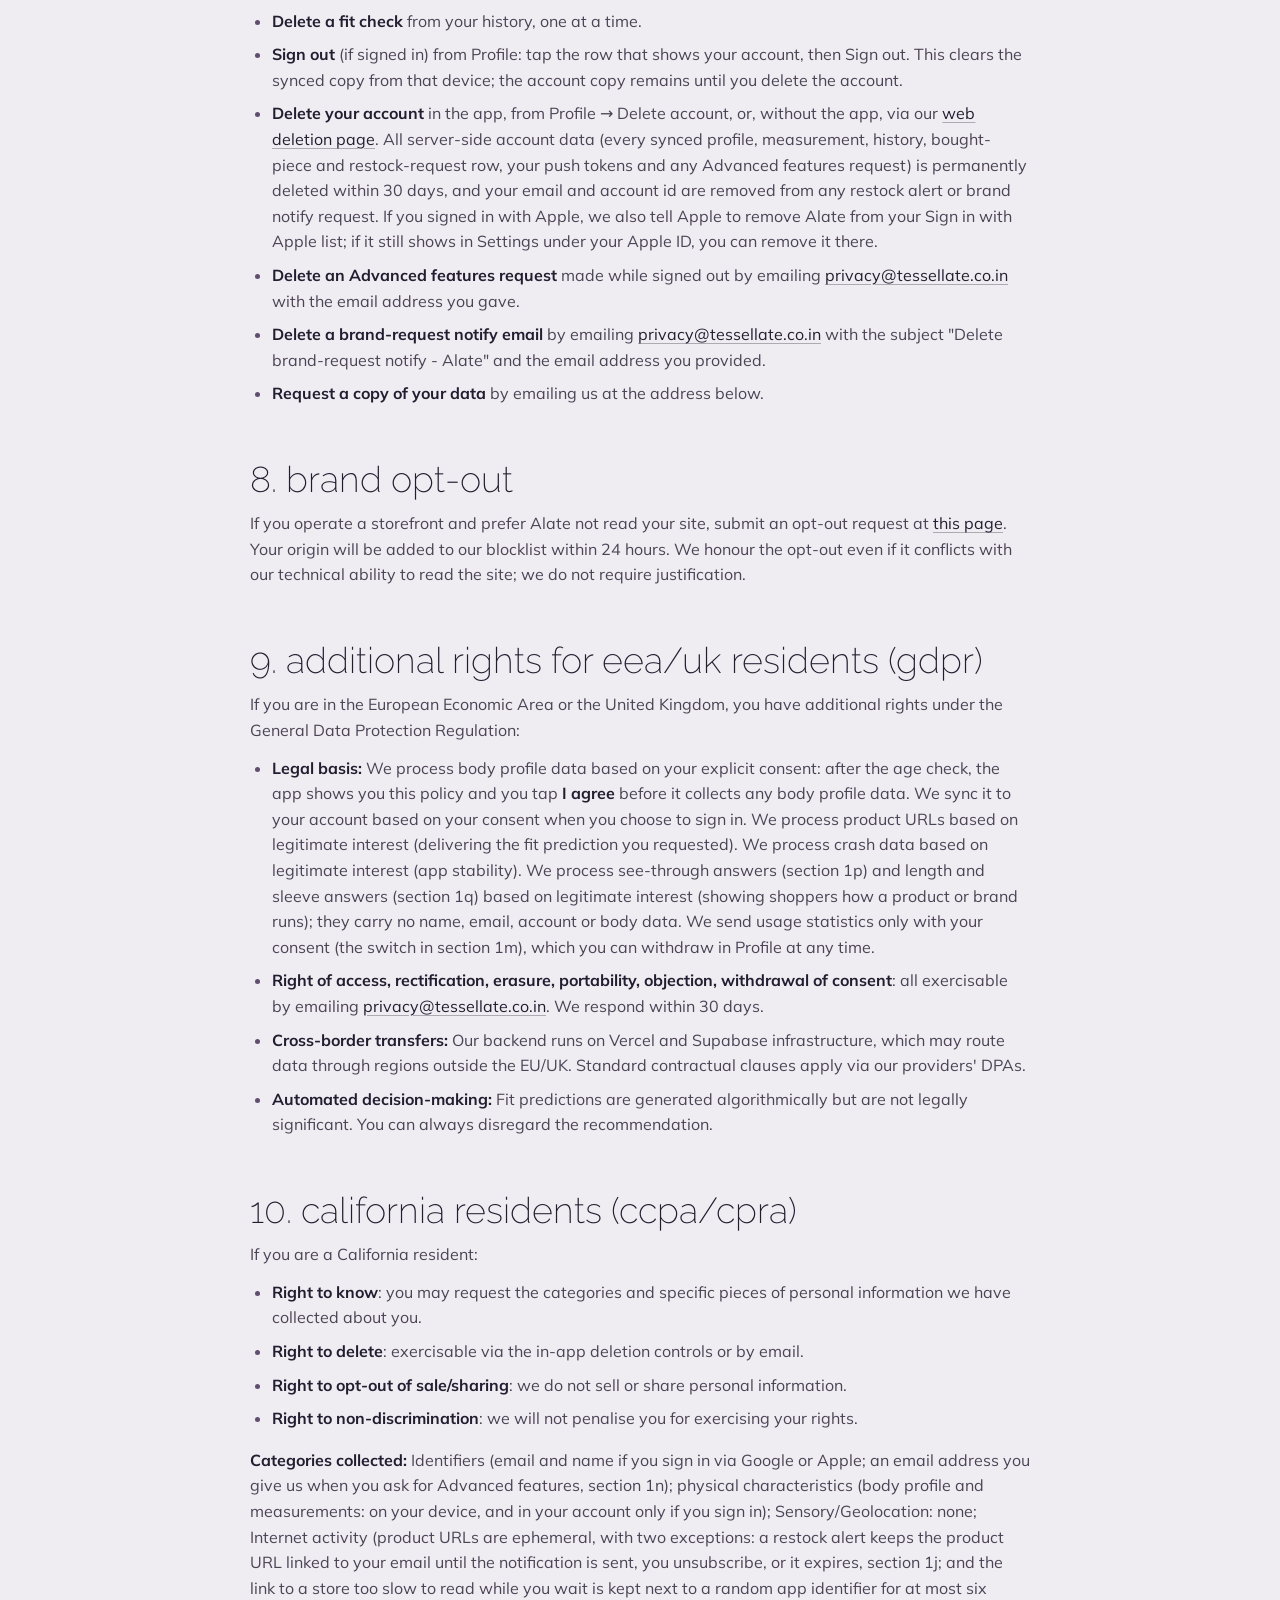
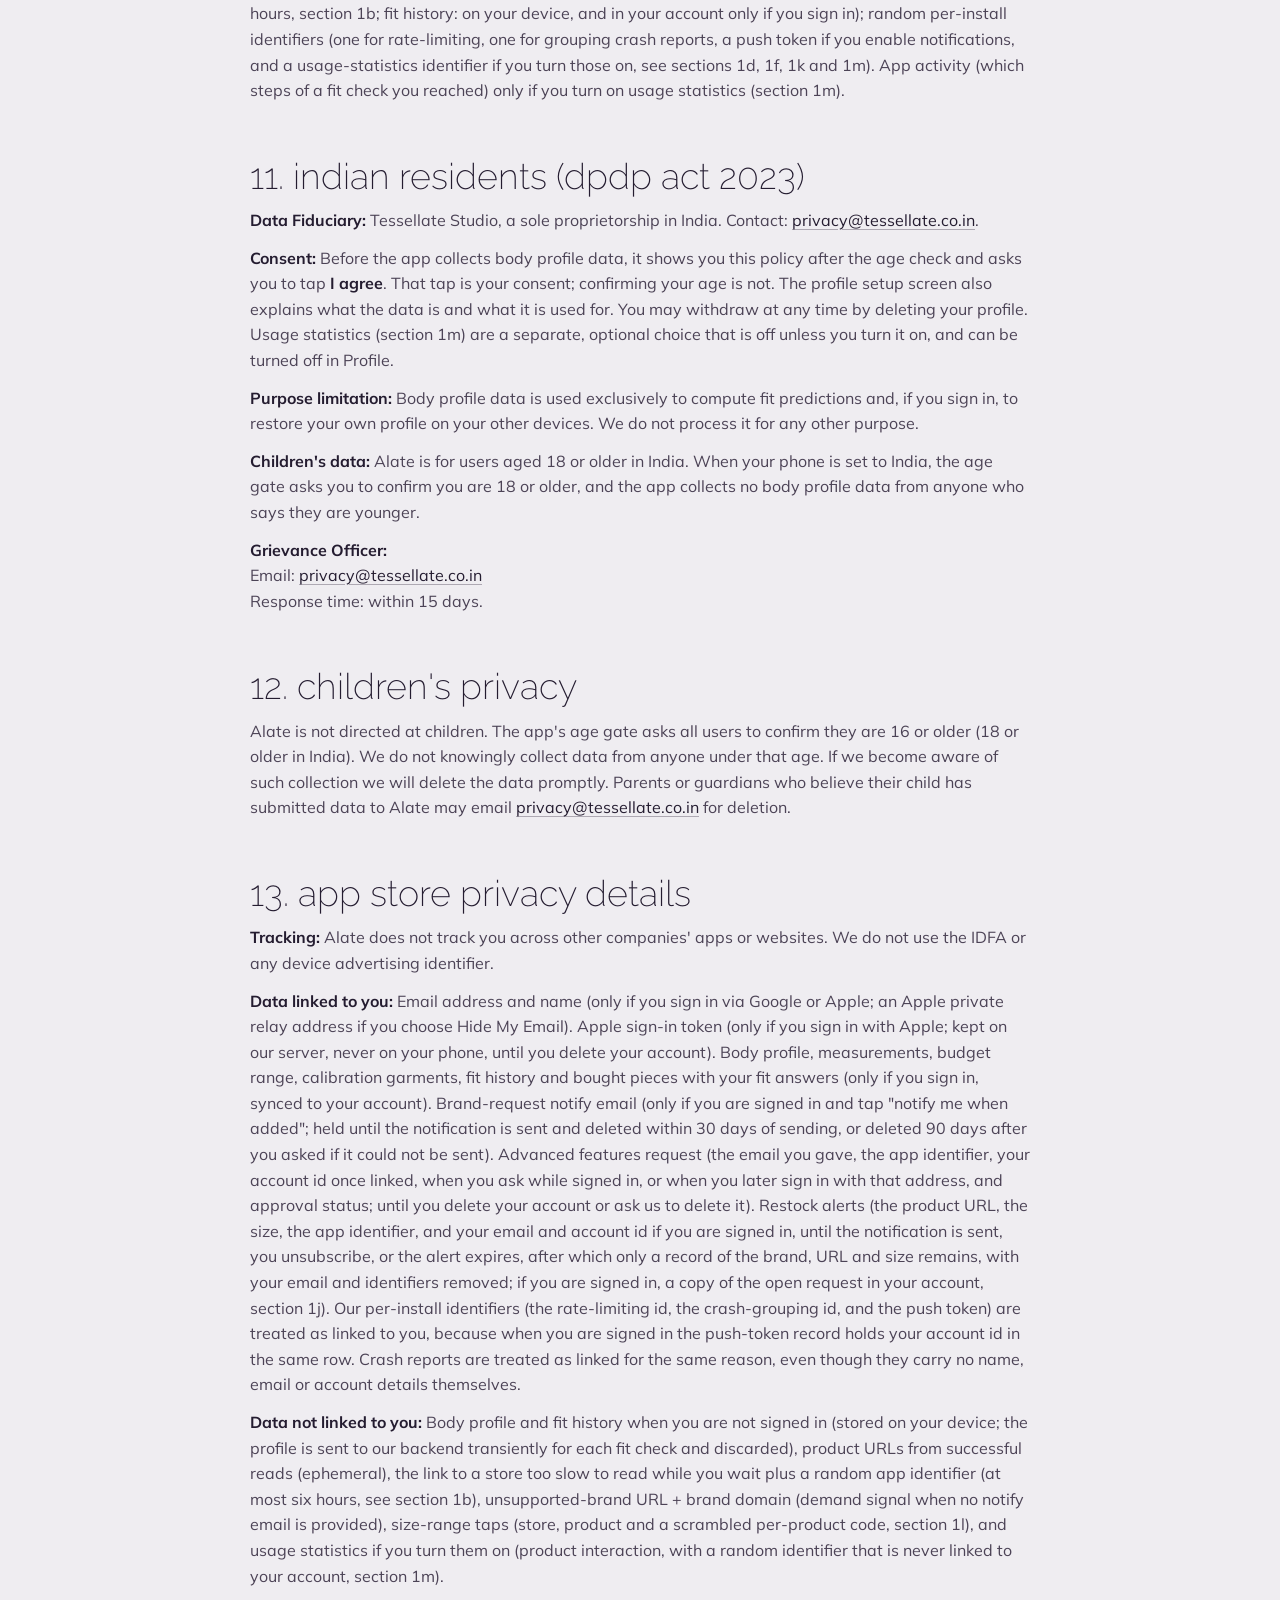
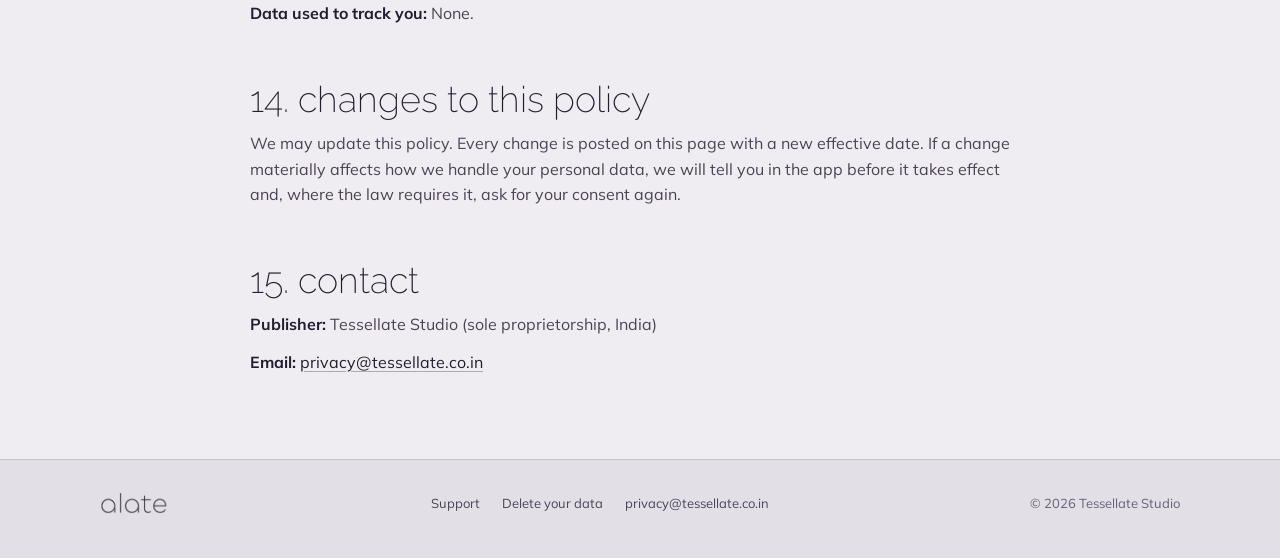
<file: alate/privacy-policy.html>
<!DOCTYPE html>
<html lang="en">
<head>
<meta charset="UTF-8">
<meta name="viewport" content="width=device-width, initial-scale=1.0">
<title>Alate | Privacy Policy</title>
<meta name="description" content="What Alate collects, where it lives, and your rights. Body profile on your device; optional sign-in syncs it to your account.">
<link rel="icon" type="image/png" href="assets/icon.png">
<link rel="apple-touch-icon" href="assets/icon.png">
<meta name="theme-color" content="#efedf1">
<link rel="stylesheet" href="assets/alate.css">
</head>
<body class="docs">

<header class="nav">
  <div class="wrap">
    <a class="wordmark" href="./"><img src="assets/img/wordmark-dark.png" alt="alate" width="94" height="30"></a>
    <nav class="nav-links" aria-label="Primary">
      <a class="hide-sm" href="guide.html">Guide</a>
      <a href="delete-account.html">Delete your data</a>
      <a href="support.html">Support</a>
    </nav>
  </div>
</header>

<main class="doc">
  <h1>Privacy Policy</h1>
  <p class="date">Effective November 26, 2026</p>

  <p>Alate ("we", "our", "the app") is a mobile application developed by <strong>Tessellate Studio</strong> that helps you predict whether clothing items will fit based on your body profile. This policy explains what data we collect, how we use it, and your rights.</p>

  <div class="callout dark">
    <p><strong>TL;DR</strong>Your body profile lives on your device. When you run a fit check it is sent to our own server to compute the result, then immediately discarded, never sold, never shared with anyone for their own use, and your stored profile is never sent to an AI service. The one exception is a feature you have to go and use: if you scan a tailor's measurement sheet, that photo goes once to our AI provider to read the numbers off it, and is not stored (section 1i). If you choose to sign in, a copy of your profile, fit history and bought pieces is kept in your account so your other devices can pull it, and is deleted when you delete the account. Product URLs you paste are read in real time and discarded. The links we keep are the ones in things you saved: the fit card, a piece you marked "Bought it", a restock alert. One more is held briefly when a store is too slow to read while you wait, just long enough to finish the job and hand the result to your app (six hours at the very most). We don't sell data, don't run ads, don't track you across apps.</p>
  </div>

  <h2>1. Data We Collect</h2>

  <h3>a) Body Profile Data</h3>
  <p>When you build your profile, you answer eleven quick questions: which sizes you shop (women's, men's or unisex), your height, and the shape or length of your shoulders, arms, bust, torso, legs, waist, tummy, hips and thighs. If you have Advanced features (section 1n), you can also enter exact measurements in cm or inches. This data is stored on your device, in the app's private storage. When you run a fit check, your body profile is sent to our own backend so our fit algorithm can compute the prediction. It is used in memory for that single request and then discarded. It is <strong>not logged, not used to build any profile of you, and never sent to any third party or AI service</strong>. If you sign in (optional), a copy of your profile is also stored in your account so it can be restored on your other devices. See section 1e.</p>
  <p>One clarification, because the sentence above is absolute and one optional feature sits outside it: the profile <em>we hold</em> is never sent to an AI service. If you choose to scan a tailor's measurement sheet, you are handing us a photo of a measurement sheet, which you can crop first to leave out the customer's name and number, and that image is read once by our AI provider. See section 1i for exactly what happens to it. Your stored profile is not part of that request.</p>

  <h3>b) Product URLs (ephemeral, except the ones you save)</h3>
  <p>When you paste or share a product URL, we send that URL to our backend to read publicly available product information (name, price, image, description, material, sizes) from the source website. The URL is processed in real time and discarded, and we do not persist URLs with your name, email or account. Tracking tags in a link (such as <code>utm_</code> tags or ad-click codes) are removed before a link is stored or sent to an AI service. <strong>One exception:</strong> some stores are too slow to read while you wait. When that happens we save that link, together with your device's random app identifier, so we can keep trying in the background and hand the result to your app the next time it asks. That entry is deleted the moment your app confirms it has the result, within 15 minutes of delivery if it never confirms, and in every case within six hours. It is used for nothing else. <strong>The links you keep are the ones in things you saved:</strong> the fit card itself keeps the product's link (section 1c), a piece you mark "Bought it" keeps it too (section 1e), and a restock alert keeps it while the alert is live (section 1j). Those are yours to delete, with the card, the piece, the alert or the account.</p>
  <p><strong>Links on your clipboard.</strong> The first time you open the fit-check panel, the app asks whether it may read links you copy. Only if you allow it does the app look at your clipboard each time you open the panel, to see whether it holds a link it can offer to check. Your phone may show its own notice when it does. If the link is a shop's product page, the app sends the address of that page, without anything after a <code>?</code> or <code>#</code>, to our backend to look up the brand and the product's name, so the panel can say what the link is before you tap. Nothing else on your clipboard is sent: text that is not a link, and links that are not a shop's product page (a sign-in link, a document, an order page), stay on your phone. The lookup reads no photo, runs no fit check, and is neither stored nor logged. A fit check still runs only when you tap. If you choose <strong>Not now</strong>, the app does not read your clipboard or look anything up; pasting or sharing a link still works. You can change this at any time in Settings, under <strong>Privacy and data</strong>.</p>

  <h3>c) Fit Check History</h3>
  <p>Results of your fit checks (<strong>the product's link</strong>, its name and image address, the fit score, warnings, the recommended size and timestamps) are stored locally on your device. If you sign in, your most recent fit checks (up to 100) are also stored in your account for cross-device sync, see section 1e, and that copy includes the product link, so the card can take you back to the item on any device you sign in on. It stays until you clear that card, clear your history, or delete your account.</p>

  <h3>d) Device Identifier</h3>
  <p>On first launch, the app generates a random UUID stored locally and includes it as an <code>X-Device-Id</code> header on backend requests. It is not an advertising ID and is never tied to your body profile. It is used for rate-limiting (to prevent abuse) and to route things you asked for back to this install: a slow store read finishing in the background (section 1b), a restock alert and its push notification (sections 1j and 1k), and (in a scrambled, per-product form) a size-range tap (section 1l). On its own it carries no name, email or account, but where you give us those for a feature it is stored in the same record: a restock alert keeps it next to your email and account id if you are signed in, an Advanced features request keeps it next to the email you gave (section 1n), and the push-token record keeps it next to your account id if you are signed in. That is why section 13 treats it as linked to you. It is regenerated if you reinstall the app.</p>
  <p>Our crash-reporting tools generate a <strong>second, separate</strong> per-install identifier of their own, described in section 1f. That one is never stored with your name, email or account, and neither identifier is an advertising ID.</p>

  <h3>e) Your account: Sign in with Google or Apple, and Cloud Sync (optional)</h3>
  <p>If you choose to sign in, with Google, or with Apple on an iPhone, we receive your email address and name via Supabase Auth. With Google that is your Google account's email address and profile name. With Apple, Apple sends your name and email address only the first time you sign in, and you can choose Apple's "Hide My Email", in which case the address we receive is a private relay address that forwards to you; we keep it as given and never ask for your real one. Apple also gives us a stable identifier for your Apple account. If you sign in with Apple we also keep an Apple token for your account on our server. Only our server can read it, it is never sent to your phone, and it has one purpose: when you delete your account we use it to tell Apple to remove Alate from your Sign in with Apple list (section 7). <strong>Sign-in is optional.</strong> Your body profile, fit history, and calibration work fully without an account.</p>
  <p>Signing in turns on cloud sync. The following are stored in your account in our database (Supabase) and pulled to any device you sign in on: your body profile, exact measurements if you entered them, your budget range, your fit-calibration garments, your most recent fit checks (up to 100), the pieces you marked "Bought it" (up to 100), and your open back-in-stock requests (up to 25; see section 1j). For a bought piece that is the product link, the size, when you bought it and, if you answered "How did it fit?", your answer: too small, just right or too large, the size you got, where it was off and how it sits. A note you type about the fit stays on your phone: it is never synced to your account or sent to us (section 1o). Signing out clears them from that device; the account copy stays until you delete the account (section 7). Synced data is protected by row-level security so only your signed-in session can read or write it, and it is never used for any purpose other than restoring your own profile.</p>

  <h3>f) Crash Reports</h3>
  <p>We use <strong>Sentry</strong> and <strong>Firebase Crashlytics</strong> to collect crash reports and performance traces. These include stack traces, device model, OS version, app version, and a <strong>random identifier that stays the same for as long as the app is installed</strong>. That identifier is what lets us tell one person hitting a bug fifty times from fifty people hitting it once. It is not tied to your name, email, account or body profile, and it is regenerated if you reinstall.</p>
  <p><strong>No body profile data, account details, or the addresses of products you look at are included in crash reports.</strong> Where a crash report needs to name a website, it records only the site (for example <code>assets.example.com</code>) and never the full address, because the rest of the address would reveal the specific item you were viewing.</p>
  <p>We do not collect your location. Before a crash report is sent we remove the approximate country that could be inferred from your IP address, and we instruct our provider not to store IP addresses. Crash data helps us fix bugs and is retained for 90 days.</p>

  <h3>g) Brand Request Data (server-side)</h3>
  <p>If you paste a URL from a brand we don't yet support, the URL and brand domain are recorded in our backend so we can prioritise which storefronts to onboard next. We do <strong>not</strong> contact the brand on your behalf, and your body profile is never associated with the request. This is recorded when the app shows that it cannot read that store yet. You can turn it off in Settings, under <strong>Privacy and data</strong> ("Tell brands people want them"); a Notify me tap is still sent when you make it.</p>
  <p>Optionally, you can tap to be told when we add support for that brand. The app then remembers the brand on your device and tells you inside the app. If you are signed in, the same tap also sends us your account's email address (with Apple's Hide My Email, the private relay address), so we can email you once as well; if you are signed out, no email is taken. That email is stored alongside the brand entry for the sole purpose of sending that single notification, never used for marketing, newsletters, or any other communication. We keep it until that notification is sent, then remove it within 30 days; if we haven't been able to send it within 90 days of your request, we delete it then (section 6). We do not store your account id with brand requests. To know when to tell you in the app, it occasionally asks our server whether the product you pasted can be checked yet. That request carries only the product link, which is read and discarded like any other (section 1b).</p>

  <h3>h) Shared Measurement Snapshots (optional, server-side)</h3>
  <p>If you choose to share your measurements, the specific values you select are stored on our servers with <strong>no name, account, or device identifier attached</strong>, behind a random link. You pick how long the link lives (from 1 week to 3 months); the snapshot is automatically deleted within a day of expiring. You can also <strong>stop a link at any time</strong> from Shared links in the app: its measurements are deleted at once, and anyone who opens it is told it was stopped. We count how many times a link is opened, as a single number: <strong>no IP address, device or time is recorded with it</strong>, so we cannot tell who opened it. The list of links you have sent is kept on your phone only. Sharing is entirely optional, and only the fields you tick are included.</p>

  <h3>i) Measurement Sheet Scanning (optional, not stored)</h3>
  <p>If you choose to scan a tailor's measurement sheet, the photo is sent <strong>once</strong> to our AI provider: Google (Gemini), or OpenAI if Google is unavailable, solely to read the numbers on it. Before the photo is sent, the app lets you crop it so that names, phone numbers or anything else you don't want read are left out, and we instruct the AI to ignore any personal details that remain. Under both providers' paid API terms, that image is <strong>not used to train any AI model</strong>, and we do <strong>not</strong> store the photo. The provider may keep a copy for a limited time to detect abuse of its service, then deletes it: OpenAI states up to 30 days; Google says a limited period without naming one. Only the values you review and approve are saved, and they stay on your device (and in your account, if you are signed in).</p>

  <h3>j) Restock Alerts (optional)</h3>
  <p>If your recommended size is sold out, you can tap <strong>Notify me</strong> to hear when it returns. We store the product URL, the size and your device's random app identifier (section 1d), so the app can tell you in its notifications inbox. If you are signed in with Google, we also store your Google account's email address and your account id, and email you when the size is back; if you are signed out, no email is taken. All of this is used solely for that back-in-stock notification. Stock is re-checked against the live store; we never store the merchant's inventory. The email is never used for marketing, and you can unsubscribe from any alert email.</p>
  <p>The product URL is kept for three reasons and no others: it is the page we re-check to see whether your size has come back, it is the link in the notification that takes you to the store, and it is what opens the product page when you tap the push notification. Once the notification is sent, you unsubscribe, or the alert expires, we remove your email address and any account or device identifier from the alert at that moment. The brand, product link and size remain only as a count of demand for that size, with your email and identifiers removed.</p>
  <p>If you are signed in, each open request is also kept in your account (section 1e), so it shows on any phone you sign in on, including one that was signed out when your size came back. That account copy holds only the product link, the size, the brand name and the alert's random code. It is removed when the app has shown you that the size is back, within a day of the alert being unsubscribed or expiring unsent, and in any case no later than 30 days after the notification is sent. Signing out removes it from that phone.</p>

  <h3>k) Push Notification Token (optional)</h3>
  <p>If you allow notifications, your device is issued a push token by Expo’s push service, and we store it so a restock alert can reach you on the device that asked for it. The row holds the token, the random device identifier from section 1d, your account id if you are signed in, and whether the device is iOS or Android. Nothing else. It is used only to deliver alerts you asked for, never for marketing, and it is revoked when you turn notifications off. The app's notifications inbox (and email, if you are signed in) remains the guaranteed channel; push is an addition to it, not a replacement.</p>

  <h3>l) Size-Range Interest (optional)</h3>
  <p>When a brand doesn't make a size that fits you and we can tell which end of its range you fall off, the fit result offers a tap to show the brand you'd buy a bigger (or smaller) size. If you tap it, we record only the store, the product, and whether you wanted bigger or smaller: <strong>no size, no measurement, no name, email or account</strong>. To count each person once, we also store a one-way scrambled code made from your random app identifier (section 1d) together with that store and product. The code can't be turned back into the identifier, and taps on two different products produce unrelated codes, so they can't be linked into a history. The brand sees only a count, through Alate for Brands, our tool for stores. Entries are deleted after 90 days.</p>

  <h3>m) Usage Statistics (optional, off unless you turn it on)</h3>
  <p>If you switch on <strong>"Share usage stats to help improve Alate"</strong> (on the privacy screen, or later in Settings, under Privacy and data), the app sends short event records to <strong>PostHog</strong>, hosted in the EU, so we can see where a fit check gets stuck: a link was received, the product was found or not, a fit result was produced and viewed, the store was opened, and, if you answer it, how the item fitted. It also records that you finished the welcome screens, and which question of your first body profile you reached, finished or left (the question, never your answer). Each record carries only the step, a few fixed labels (for example whether the link came from sharing or pasting, or how confident the result was), the store's web address without the page (for example <code>brand.com</code>), the app version and whether the phone is an iPhone or Android, and a <strong>random identifier that is not your account, email or device advertising identifier</strong>. It stays the same on that phone when you sign out and back in, so we can tell a returning visit from a new one, and it is replaced when you delete your account. <strong>No body measurements, sizes, fit scores, product links or names, and nothing that identifies you</strong> is ever sent. We do not record your screen, taps or typing, and we do not use your IP address to locate you. Turning the switch off stops it immediately; it is off unless you turn it on.</p>

  <h3>n) Advanced Features Requests (optional)</h3>
  <p>Some features (entering your own measurements, scanning a measurement sheet and sharing your measurements) are available on request. If you ask for them, we store the email address you give (with one tap, your account's address if you are signed in), your device's random app identifier (section 1d), your account id, when you asked, and whether the request has been approved. We email your request, with that address, to our own inbox through Resend so we can review it and reply. The address is used only for that, never for marketing. <strong>Access is granted to the email address on the request:</strong> Advanced features work only while you are signed in with that address (an address Google or Apple has verified; with Apple's Hide My Email, the private relay address the app shows), on every device signed in to that account, and stop when you sign out. If you asked while signed out, the request is linked to your account id when you later sign in with the same address, on any device. The full address is never sent back to the app; if the phone that made a request is signed in with a different address, the app shows a partly hidden form of the requested address (for example <code>ra•••@gmail.com</code>) so you know which one to sign in with. The request is deleted when you delete your account, or earlier if you email us (section 7).</p>

  <h3>o) Fit Feedback (when a piece fits badly)</h3>
  <p>If you answer "How did it fit?" with <strong>Too small</strong> or <strong>Too large</strong>, the size you got, the areas where it was off and any note you type <strong>stay on your phone</strong>. They are used there to tune the next size we suggest for you, and are not sent to us. If you turned on usage statistics (section 1m), one event says which answer you gave, whether you took the size we suggested and how confident we were, never the size, the areas or the note. If you are signed in, the answer itself (too small, just right or too large, the size you got and where it was off) is part of the bought piece synced to your account (section 1e); the note is not. The only parts of a "How did it fit?" answer that reach our server are the optional see-through answer (section 1p) and the optional length and sleeve answers (section 1q).</p>

  <h3>p) See-Through Answers (when you answer "How did it fit?")</h3>
  <p>After you mark a piece as bought, the "How did it fit?" sheet can also ask whether you could see through it: <strong>Not at all</strong>, <strong>In bright light</strong> or <strong>Yes, needs a layer</strong>. The answer is optional. If you give it, we store only: the product (the store and the product's page address, without any tracking codes), your answer, and when it was given. To count each person once per product, we also store a one-way scrambled code made from your random app identifier (section 1d) together with that product; if you answer again, your new answer replaces the old one. The code can't be turned back into the identifier, and answers about two different products produce unrelated codes, so they can't be linked into a history. We keep <strong>no name, email, account id, size or body data</strong> with it. Shoppers who check the same product then see how many buyers answered and what they said, alongside a separate estimate read from the product photo (section 4).</p>

  <h3>q) Length and Sleeve Answers (when you answer "How did it fit?")</h3>
  <p>When you answer "How did it fit?", including <strong>Just right</strong>, you can also say whether the body length and the sleeves were too short, just right or too long. Both are optional. If you give either one and send your answer, the app sends us only: the brand name, the kind of garment (top, bottom, dress or outerwear), whether the store lists it as women's or men's (read from the store's page, never from your profile), your length and sleeve answers, and the day. We keep <strong>no name, email, account id, device identifier, IP address, product link, size or body data</strong> with it, and it is not synced to your account. To count each person once per brand, garment type and line, we also store a one-way scrambled code made from your random app identifier (section 1d) together with that brand, garment type and line; if you answer again, your new answer replaces the old one. The code can't be turned back into the identifier, and answers about two different brands produce unrelated codes, so they can't be linked into a history. We count these answers per brand, garment type and line, and only when enough answers clearly agree does the app show other shoppers a note with the count (for example "7 of 8 buyers say this brand's tops run long in the body"). That needs at least 5 answers: with few answers, all must agree, and as answers grow, a clear majority of at least 60% is enough. The part of the note that applies the count to your own torso, arm or leg length is worked out on your phone; your profile is not sent for it. Because the answer holds no name, account or identifier we can look up, we cannot find or delete it on request.</p>

  <h2>2. Age Requirement</h2>
  <p>Alate is intended for users aged <strong>16 or older</strong>, and <strong>18 or older in India</strong>. On first launch, the app asks you to confirm your age; if your phone is set to India, it asks you to confirm you are 18 or older. If you indicate you're under the required age, the app will not collect body profile data from you. Users under the required age who circumvent the age gate by providing inaccurate information are not our intended audience; we will promptly delete any data we discover was collected from them.</p>

  <h2>3. How We Read Product Data</h2>
  <p>Alate fetches publicly accessible product pages to extract fit-relevant information. Our practice:</p>
  <ul>
    <li><strong>We identify ourselves</strong>: every request names <code>Alate/1.0 (+https://tessellate.co.in/alate/brand-optout.html)</code> first in its User-Agent, so site owners can identify and contact us. Some stores build their product pages in the browser; for those we render the one page with a headless browser that carries the same name.</li>
    <li><strong>We stop when a store blocks us</strong>: if a store refuses our request or shows a bot check (for example a CAPTCHA), we stop and send the shopper to the store; we do not retry another way to get past it.</li>
    <li><strong>We respect robots.txt</strong>: if an origin's robots.txt disallows automated access to a product path, we bail with a "please visit the store directly" message.</li>
    <li><strong>We respect explicit opt-outs</strong>: any brand can request removal via <a href="brand-optout.html">our opt-out page</a>. Listed brands are skipped on subsequent fetches.</li>
    <li><strong>We do not bulk-crawl</strong>: we only read a page a user has the link to: one they pasted or shared for a fit check, or one they copied and then opened the fit-check panel with. For a copied link we read only the product's name and brand, from the store's own product data, until the user asks for a fit check (section 1b).</li>
    <li><strong>We do not redistribute catalogues</strong>: product data is used to generate a fit verdict for the user who submitted the URL; it is not aggregated, resold, or served as a browseable catalogue.</li>
    <li><strong>We point users back to the merchant</strong>: the fit card links directly to the source store via a "View on Store" button and a "Data from {brand}" attribution line.</li>
  </ul>

  <h2>4. Service Providers</h2>
  <p>We use the following service providers strictly to operate the app. Your body profile is processed by our own backend (hosted on Vercel) transiently to compute a fit check, and, only if you sign in, stored in our database (hosted on Supabase) for sync. No other provider below receives your body profile data.</p>
  <ul>
    <li><strong>Vercel</strong>: hosts our backend API that processes product-read and fit-check requests. Your body profile is sent here transiently to compute a fit check and is immediately discarded; it is not stored. See section 1a. <a href="https://vercel.com/legal/privacy-policy">Privacy Policy</a></li>
    <li><strong>Upstash</strong>: keeps our rate-limit counters, so our servers count requests together instead of each on its own. A counter holds a one-way scrambled code made from your random app identifier (section 1d), or from the network address when there is none, and a number of requests. It is never your name, email, account, body profile or a product link, and it is deleted after one minute. <a href="https://upstash.com/trust/privacy">Privacy Policy</a></li>
    <li><strong>Supabase</strong>: hosts the brand opt-out registry, the brand-request demand log, restock alerts and push tokens (sections 1j and 1k), shared measurement snapshots (section 1h), links to slow stores still being read (section 1b), size-range taps (section 1l), Advanced features requests (section 1n), see-through answers and photo estimates (section 1p), length and sleeve answers (section 1q), authentication, and, only if you sign in, the synced copy of your body profile, measurements, calibration, fit history, bought pieces and open restock requests (section 1e). <a href="https://supabase.com/privacy">Privacy Policy</a></li>
    <li><strong>Google Gemini</strong>: used server-side, on paid API terms that do not train on what we send, to (a) enrich product descriptions when the source site lacks structured data (only public product text is sent, never body profile), (b) read a measurement-sheet photo once if you use that feature (see section 1i), and (c) read a product's public photo to name its colours and estimate how see-through the fabric is (section 1p). The photo is the store's public product image, never a photo of you. <a href="https://ai.google.dev/gemini-api/terms">Gemini API Terms</a> · <a href="https://policies.google.com/privacy">Privacy Policy</a></li>
    <li><strong>OpenAI</strong>: used server-side, on API terms that do not train on what we send, as the fallback when Gemini is unavailable, for the same three purposes. <a href="https://openai.com/policies/privacy-policy">Privacy Policy</a></li>
    <li><strong>Anthropic (Claude)</strong>: used server-side only as a last fallback for enriching public product text; never receives your body profile, a measurement-sheet photo or a product photo. <a href="https://www.anthropic.com/privacy">Privacy Policy</a></li>
    <li><strong>Google Sign-In via Supabase Auth</strong> (optional): authentication only, if you choose to sign in. <a href="https://policies.google.com/privacy">Privacy Policy</a></li>
    <li><strong>Sign in with Apple via Supabase Auth</strong> (optional, iPhone): authentication only, if you choose to sign in; also used to tell Apple to remove Alate from your Sign in with Apple list when you delete your account. <a href="https://www.apple.com/legal/privacy/">Privacy Policy</a></li>
    <li><strong>Sentry</strong>: crash reporting, PII-scrubbed. <a href="https://sentry.io/privacy/">Privacy Policy</a></li>
    <li><strong>Firebase Crashlytics</strong>: native crash reporting, PII-scrubbed. <a href="https://firebase.google.com/support/privacy">Privacy Policy</a></li>
    <li><strong>PostHog</strong> (EU cloud, optional): usage statistics, only if you turn them on (section 1m). Receives no body data, sizes, product links or account details. <a href="https://posthog.com/privacy">Privacy Policy</a></li>
    <li><strong>Expo push notifications</strong>: delivers restock alerts to your device. <a href="https://expo.dev/privacy">Privacy Policy</a></li>
    <li><strong>Resend</strong>: sends transactional email only; the notifications you opt into: a restock alert (section 1j) and the one-off "brand added" email (section 1g), and the note to our own inbox when you ask for Advanced features (section 1n). It receives just the email address needed for that message. <a href="https://resend.com/legal/privacy-policy">Privacy Policy</a></li>
  </ul>
  <p>No personal data is sold to any party. We have not sold personal information in the preceding 12 months.</p>

  <h2>5. Security</h2>
  <ul>
    <li>All network communication uses HTTPS / TLS.</li>
    <li>Local data (body profile, fit history, age confirmation, device ID) is kept in the app's private storage on your device, which your phone's system walls off from other apps.</li>
    <li>Authentication tokens (if you sign in) are stored in Expo SecureStore, backed by iOS Keychain / Android KeyStore.</li>
    <li>Synced account data is protected by database row-level security: every read and write runs under your own signed-in session, and no other user can reach it.</li>
    <li>Our backend enforces rate limits and input validation. URLs are validated before fetching to prevent SSRF.</li>
  </ul>

  <h2>6. Data Retention</h2>
  <ul>
    <li><strong>Local data</strong> persists until you clear it or uninstall the app.</li>
    <li><strong>Synced account data</strong> (body profile, measurements, budget range, calibration, fit history, bought pieces) is retained until you delete your account, then permanently deleted within 30 days. Open restock requests in your account follow the shorter limit below.</li>
    <li><strong>Crash reports</strong> are retained for 90 days.</li>
    <li><strong>Usage statistics</strong> (section 1m) are kept for at most 13 months. Because they carry only a random identifier that is never linked to your account, we cannot find past records to delete them individually; they are deleted when that period ends.</li>
    <li><strong>Rate-limit counters</strong> reset every minute and are deleted after one minute (Upstash, section 4). They hold a scrambled code, never the identifier itself.</li>
    <li><strong>Clipboard link lookups</strong> (section 1b) are not retained: the link and the answer are discarded as soon as the answer is sent.</li>
    <li><strong>Brand opt-out entries</strong> are retained indefinitely so the opt-out persists across deployments.</li>
    <li><strong>Brand request entries</strong> (URL + brand domain) are retained indefinitely as demand signal, not linked to your account. Optional notify-me email addresses are deleted within 30 days of the notification being sent, or upon your request, whichever is sooner. Until the notification is sent, the email is kept so that we can send it, but never for more than 90 days after your request. If we haven't been able to send it by then, the email is deleted and the brand entry stays as demand signal, not linked to you.</li>
    <li><strong>Product URLs from successful reads</strong> are not retained on their own, only inside something you saved: the fit card (section 1c), a piece you marked "Bought it" (section 1e) or a live restock alert (section 1j), each kept until you delete that card, piece, alert or your account. One more exception is a store too slow to read while you wait: that link is kept (with your device's random app identifier, never your name, email or account) until your app collects the result. It is deleted on confirmation, within 15 minutes of delivery if your app never confirms, and never kept beyond six hours.</li>
    <li><strong>Shared measurement snapshots</strong> are deleted automatically when the link you chose expires (1 week to 3 months), or at once when you stop the link in the app. Deleting your account in the app stops every link you sent that is still live.</li>
    <li><strong>Measurement-sheet photos</strong> are never stored. The image is read once and discarded.</li>
    <li><strong>Restock-alert entries</strong>: your email address and any account or device identifier are removed as soon as the notification is sent, you unsubscribe, or the alert expires. The brand, product URL and size are kept afterwards only as demand data, with your email and identifiers removed. The copy of a request in your account (section 1j) goes when the app has shown it to you, within a day of an unsubscribe or an unsent expiry, and no later than 30 days after the notification is sent.</li>
    <li><strong>Size-range taps</strong> (store, product, bigger-or-smaller and a scrambled code) are deleted after 90 days.</li>
    <li><strong>Push notification tokens</strong> are kept while notifications are enabled and revoked when you turn them off or uninstall the app.</li>
    <li><strong>Advanced features requests</strong> (email, app identifier, account id once linked, when you ask while signed in, or when you later sign in with that address, and approval status) are kept until you delete your account or ask us to delete them.</li>
  </ul>

  <h2>7. Your Rights</h2>
  <p>At any time you can:</p>
  <ul>
    <li><strong>Delete your body profile</strong> from Profile → Delete my profile. This also removes your saved and bought pieces; your fit history stays.</li>
    <li><strong>Delete a fit check</strong> from your history, one at a time.</li>
    <li><strong>Sign out</strong> (if signed in) from Profile: tap the row that shows your account, then Sign out. This clears the synced copy from that device; the account copy remains until you delete the account.</li>
    <li><strong>Delete your account</strong> in the app, from Profile → Delete account, or, without the app, via our <a href="delete-account.html">web deletion page</a>. All server-side account data (every synced profile, measurement, history, bought-piece and restock-request row, your push tokens and any Advanced features request) is permanently deleted within 30 days, and your email and account id are removed from any restock alert or brand notify request. If you signed in with Apple, we also tell Apple to remove Alate from your Sign in with Apple list; if it still shows in Settings under your Apple ID, you can remove it there.</li>
    <li><strong>Delete an Advanced features request</strong> made while signed out by emailing <a href="mailto:privacy@tessellate.co.in">privacy@tessellate.co.in</a> with the email address you gave.</li>
    <li><strong>Delete a brand-request notify email</strong> by emailing <a href="mailto:privacy@tessellate.co.in?subject=Delete%20brand-request%20notify%20-%20Alate">privacy@tessellate.co.in</a> with the subject "Delete brand-request notify - Alate" and the email address you provided.</li>
    <li><strong>Request a copy of your data</strong> by emailing us at the address below.</li>
  </ul>

  <h2>8. Brand Opt-Out</h2>
  <p>If you operate a storefront and prefer Alate not read your site, submit an opt-out request at <a href="brand-optout.html">this page</a>. Your origin will be added to our blocklist within 24 hours. We honour the opt-out even if it conflicts with our technical ability to read the site; we do not require justification.</p>

  <h2>9. Additional Rights for EEA/UK Residents (GDPR)</h2>
  <p>If you are in the European Economic Area or the United Kingdom, you have additional rights under the General Data Protection Regulation:</p>
  <ul>
    <li><strong>Legal basis:</strong> We process body profile data based on your explicit consent: after the age check, the app shows you this policy and you tap <strong>I agree</strong> before it collects any body profile data. We sync it to your account based on your consent when you choose to sign in. We process product URLs based on legitimate interest (delivering the fit prediction you requested). We process crash data based on legitimate interest (app stability). We process see-through answers (section 1p) and length and sleeve answers (section 1q) based on legitimate interest (showing shoppers how a product or brand runs); they carry no name, email, account or body data. We send usage statistics only with your consent (the switch in section 1m), which you can withdraw in Profile at any time.</li>
    <li><strong>Right of access, rectification, erasure, portability, objection, withdrawal of consent</strong>: all exercisable by emailing <a href="mailto:privacy@tessellate.co.in">privacy@tessellate.co.in</a>. We respond within 30 days.</li>
    <li><strong>Cross-border transfers:</strong> Our backend runs on Vercel and Supabase infrastructure, which may route data through regions outside the EU/UK. Standard contractual clauses apply via our providers' DPAs.</li>
    <li><strong>Automated decision-making:</strong> Fit predictions are generated algorithmically but are not legally significant. You can always disregard the recommendation.</li>
  </ul>

  <h2>10. California Residents (CCPA/CPRA)</h2>
  <p>If you are a California resident:</p>
  <ul>
    <li><strong>Right to know</strong>: you may request the categories and specific pieces of personal information we have collected about you.</li>
    <li><strong>Right to delete</strong>: exercisable via the in-app deletion controls or by email.</li>
    <li><strong>Right to opt-out of sale/sharing</strong>: we do not sell or share personal information.</li>
    <li><strong>Right to non-discrimination</strong>: we will not penalise you for exercising your rights.</li>
  </ul>
  <p><strong>Categories collected:</strong> Identifiers (email and name if you sign in via Google or Apple; an email address you give us when you ask for Advanced features, section 1n); physical characteristics (body profile and measurements: on your device, and in your account only if you sign in); Sensory/Geolocation: none; Internet activity (product URLs are ephemeral, with two exceptions: a restock alert keeps the product URL linked to your email until the notification is sent, you unsubscribe, or it expires, section 1j; and the link to a store too slow to read while you wait is kept next to a random app identifier for at most six hours, section 1b; fit history: on your device, and in your account only if you sign in); random per-install identifiers (one for rate-limiting, one for grouping crash reports, a push token if you enable notifications, and a usage-statistics identifier if you turn those on, see sections 1d, 1f, 1k and 1m). App activity (which steps of a fit check you reached) only if you turn on usage statistics (section 1m).</p>

  <h2>11. Indian Residents (DPDP Act 2023)</h2>
  <p><strong>Data Fiduciary:</strong> Tessellate Studio, a sole proprietorship in India. Contact: <a href="mailto:privacy@tessellate.co.in">privacy@tessellate.co.in</a>.</p>
  <p><strong>Consent:</strong> Before the app collects body profile data, it shows you this policy after the age check and asks you to tap <strong>I agree</strong>. That tap is your consent; confirming your age is not. The profile setup screen also explains what the data is and what it is used for. You may withdraw at any time by deleting your profile. Usage statistics (section 1m) are a separate, optional choice that is off unless you turn it on, and can be turned off in Profile.</p>
  <p><strong>Purpose limitation:</strong> Body profile data is used exclusively to compute fit predictions and, if you sign in, to restore your own profile on your other devices. We do not process it for any other purpose.</p>
  <p><strong>Children's data:</strong> Alate is for users aged 18 or older in India. When your phone is set to India, the age gate asks you to confirm you are 18 or older, and the app collects no body profile data from anyone who says they are younger.</p>
  <p><strong>Grievance Officer:</strong><br>Email: <a href="mailto:privacy@tessellate.co.in">privacy@tessellate.co.in</a><br>Response time: within 15 days.</p>

  <h2>12. Children's Privacy</h2>
  <p>Alate is not directed at children. The app's age gate asks all users to confirm they are 16 or older (18 or older in India). We do not knowingly collect data from anyone under that age. If we become aware of such collection we will delete the data promptly. Parents or guardians who believe their child has submitted data to Alate may email <a href="mailto:privacy@tessellate.co.in">privacy@tessellate.co.in</a> for deletion.</p>

  <h2>13. App Store Privacy Details</h2>
  <p><strong>Tracking:</strong> Alate does not track you across other companies' apps or websites. We do not use the IDFA or any device advertising identifier.</p>
  <p><strong>Data linked to you:</strong> Email address and name (only if you sign in via Google or Apple; an Apple private relay address if you choose Hide My Email). Apple sign-in token (only if you sign in with Apple; kept on our server, never on your phone, until you delete your account). Body profile, measurements, budget range, calibration garments, fit history and bought pieces with your fit answers (only if you sign in, synced to your account). Brand-request notify email (only if you are signed in and tap "notify me when added"; held until the notification is sent and deleted within 30 days of sending, or deleted 90 days after you asked if it could not be sent). Advanced features request (the email you gave, the app identifier, your account id once linked, when you ask while signed in, or when you later sign in with that address, and approval status; until you delete your account or ask us to delete it). Restock alerts (the product URL, the size, the app identifier, and your email and account id if you are signed in, until the notification is sent, you unsubscribe, or the alert expires, after which only a record of the brand, URL and size remains, with your email and identifiers removed; if you are signed in, a copy of the open request in your account, section 1j). Our per-install identifiers (the rate-limiting id, the crash-grouping id, and the push token) are treated as linked to you, because when you are signed in the push-token record holds your account id in the same row. Crash reports are treated as linked for the same reason, even though they carry no name, email or account details themselves.</p>
  <p><strong>Data not linked to you:</strong> Body profile and fit history when you are not signed in (stored on your device; the profile is sent to our backend transiently for each fit check and discarded), product URLs from successful reads (ephemeral), the link to a store too slow to read while you wait plus a random app identifier (at most six hours, see section 1b), unsupported-brand URL + brand domain (demand signal when no notify email is provided), size-range taps (store, product and a scrambled per-product code, section 1l), and usage statistics if you turn them on (product interaction, with a random identifier that is never linked to your account, section 1m).</p>
  <p><strong>Data used to track you:</strong> None.</p>

  <h2>14. Changes to This Policy</h2>
  <p>We may update this policy. Every change is posted on this page with a new effective date. If a change materially affects how we handle your personal data, we will tell you in the app before it takes effect and, where the law requires it, ask for your consent again.</p>

  <h2>15. Contact</h2>
  <p><strong>Publisher:</strong> Tessellate Studio (sole proprietorship, India)</p>
  <p><strong>Email:</strong> <a href="mailto:privacy@tessellate.co.in">privacy@tessellate.co.in</a></p>
</main>

<footer class="foot">
  <div class="wrap">
    <a class="wordmark" href="./"><img src="assets/img/wordmark-dark.png" alt="alate" width="69" height="22"></a>
    <ul>
      <li><a href="support.html">Support</a></li>
      <li><a href="delete-account.html">Delete your data</a></li>
      <li><a href="mailto:privacy@tessellate.co.in">privacy@tessellate.co.in</a></li>
    </ul>
    <p class="copy">© 2026 Tessellate Studio</p>
  </div>
</footer>

</body>
</html>
</file>
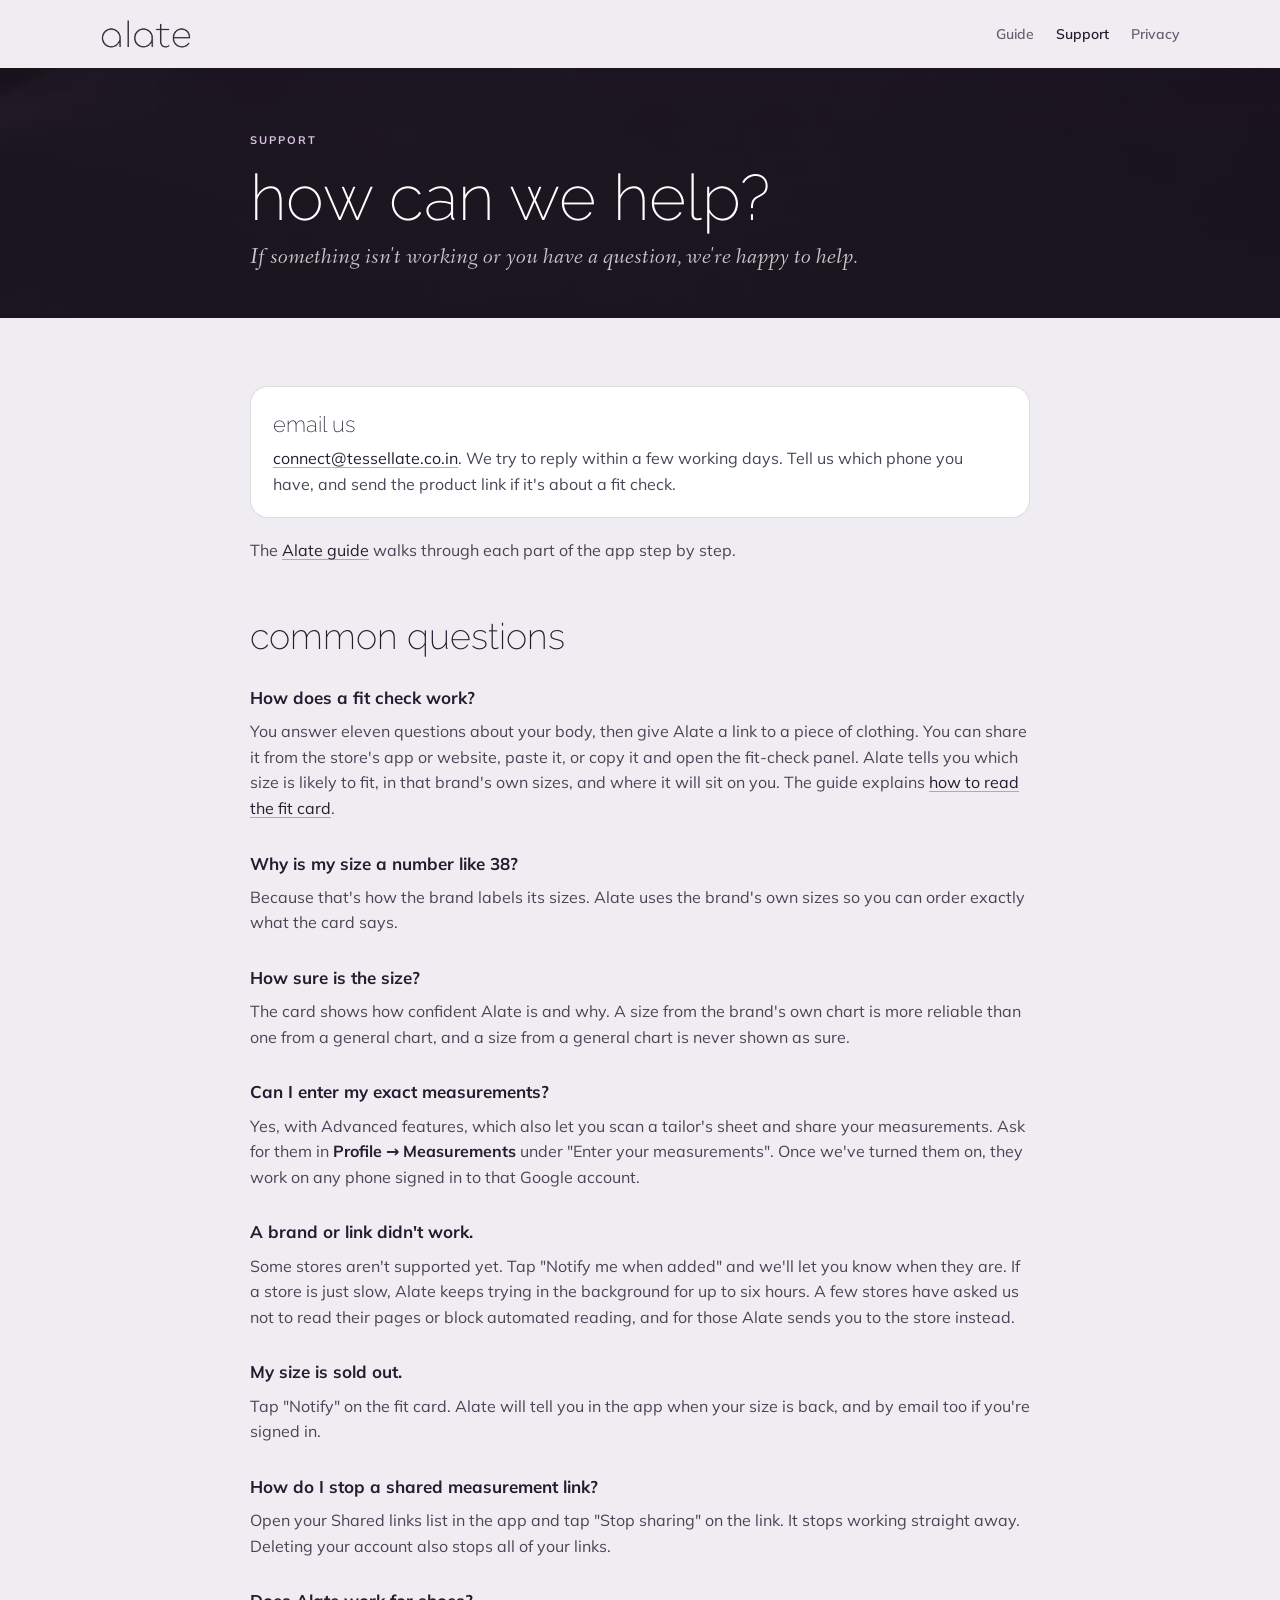
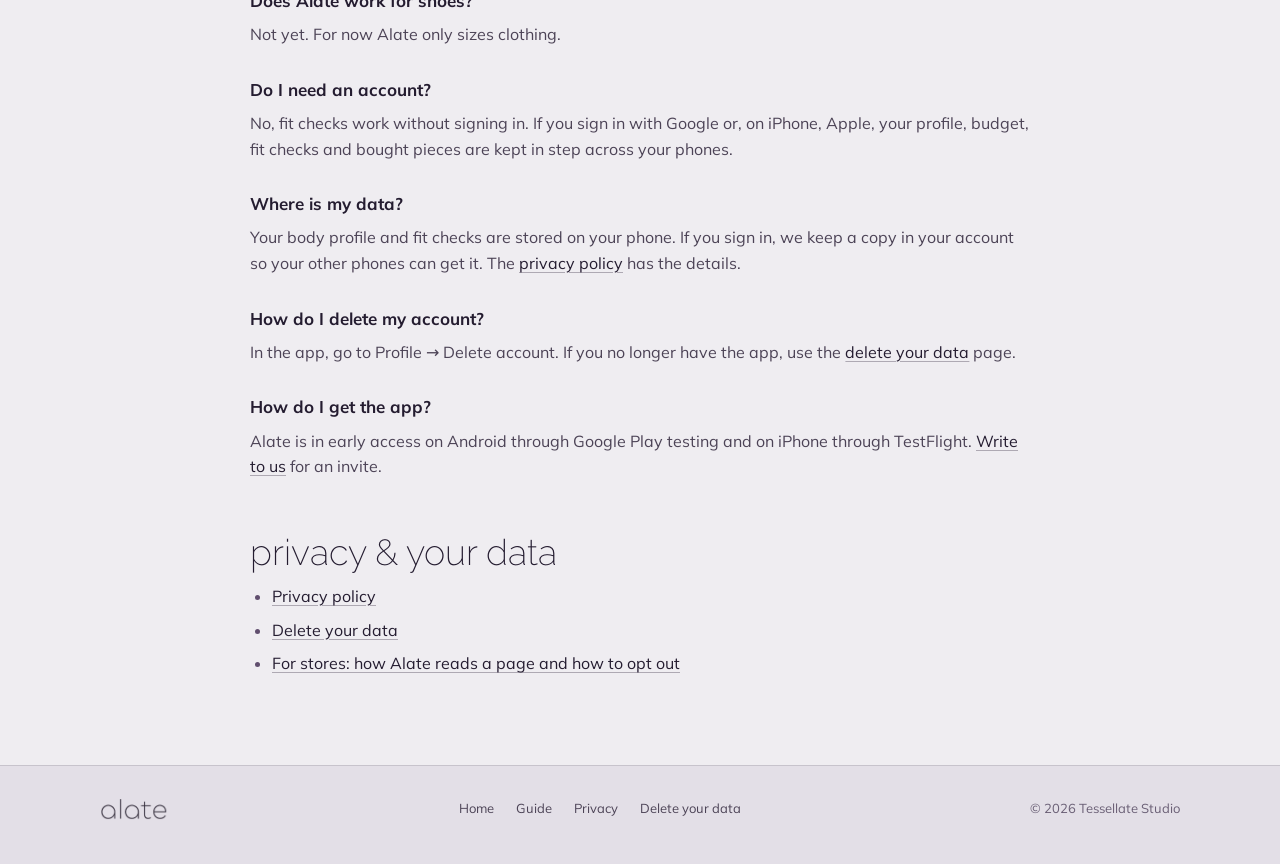
<file: alate/support.html>
<!DOCTYPE html>
<html lang="en">
<head>
<meta charset="UTF-8">
<meta name="viewport" content="width=device-width, initial-scale=1.0">
<title>Alate support</title>
<meta name="description" content="Get help with Alate, the fit-check app. Contact, common questions, and where your data lives.">
<meta name="theme-color" content="#efedf1">
<link rel="icon" type="image/png" href="assets/icon.png">
<link rel="apple-touch-icon" href="assets/icon.png">
<link rel="stylesheet" href="assets/alate.css">
</head>
<body class="docs">
<a class="skip" href="#main">Skip to content</a>

<header class="nav">
  <div class="wrap">
    <a class="wordmark" href="./"><img src="assets/img/wordmark-dark.png" alt="alate" width="94" height="30"></a>
    <nav class="nav-links" aria-label="Primary">
      <a href="guide.html">Guide</a>
      <a href="support.html" aria-current="page">Support</a>
      <a class="hide-sm" href="privacy-policy.html">Privacy</a>
    </nav>
  </div>
</header>

<section class="doc-hero" style="background-image:url(assets/img/welcome.jpg)">
  <div class="wrap">
    <p class="overline">Support</p>
    <h1>how can we help?</h1>
    <p class="italic-line">If something isn't working or you have a question, we're happy to help.</p>
  </div>
</section>

<main class="doc" id="main">
  <div class="callout">
    <p><strong>Email us</strong><a href="mailto:connect@tessellate.co.in?subject=Alate%20Support">connect@tessellate.co.in</a>. We try to reply within a few working days. Tell us which phone you have, and send the product link if it's about a fit check.</p>
  </div>
  <p>The <a href="guide.html">Alate guide</a> walks through each part of the app step by step.</p>

  <h2>Common questions</h2>
  <h3>How does a fit check work?</h3>
  <p>You answer eleven questions about your body, then give Alate a link to a piece of clothing. You can share it from the store's app or website, paste it, or copy it and open the fit-check panel. Alate tells you which size is likely to fit, in that brand's own sizes, and where it will sit on you. The guide explains <a href="guide.html#card">how to read the fit card</a>.</p>
  <h3>Why is my size a number like 38?</h3>
  <p>Because that's how the brand labels its sizes. Alate uses the brand's own sizes so you can order exactly what the card says.</p>
  <h3>How sure is the size?</h3>
  <p>The card shows how confident Alate is and why. A size from the brand's own chart is more reliable than one from a general chart, and a size from a general chart is never shown as sure.</p>
  <h3>Can I enter my exact measurements?</h3>
  <p>Yes, with Advanced features, which also let you scan a tailor's sheet and share your measurements. Ask for them in <strong>Profile → Measurements</strong> under "Enter your measurements". Once we've turned them on, they work on any phone signed in to that Google account.</p>
  <h3>A brand or link didn't work.</h3>
  <p>Some stores aren't supported yet. Tap "Notify me when added" and we'll let you know when they are. If a store is just slow, Alate keeps trying in the background for up to six hours. A few stores have asked us not to read their pages or block automated reading, and for those Alate sends you to the store instead.</p>
  <h3>My size is sold out.</h3>
  <p>Tap "Notify" on the fit card. Alate will tell you in the app when your size is back, and by email too if you're signed in.</p>
  <h3>How do I stop a shared measurement link?</h3>
  <p>Open your Shared links list in the app and tap "Stop sharing" on the link. It stops working straight away. Deleting your account also stops all of your links.</p>
  <h3>Does Alate work for shoes?</h3>
  <p>Not yet. For now Alate only sizes clothing.</p>
  <h3>Do I need an account?</h3>
  <p>No, fit checks work without signing in. If you sign in with Google or, on iPhone, Apple, your profile, budget, fit checks and bought pieces are kept in step across your phones.</p>
  <h3>Where is my data?</h3>
  <p>Your body profile and fit checks are stored on your phone. If you sign in, we keep a copy in your account so your other phones can get it. The <a href="privacy-policy.html">privacy policy</a> has the details.</p>
  <h3>How do I delete my account?</h3>
  <p>In the app, go to Profile → Delete account. If you no longer have the app, use the <a href="delete-account.html">delete your data</a> page.</p>
  <h3>How do I get the app?</h3>
  <p>Alate is in early access on Android through Google Play testing and on iPhone through TestFlight. <a href="mailto:connect@tessellate.co.in?subject=Alate%20early%20access">Write to us</a> for an invite.</p>

  <h2>Privacy &amp; your data</h2>
  <ul>
    <li><a href="privacy-policy.html">Privacy policy</a></li>
    <li><a href="delete-account.html">Delete your data</a></li>
    <li><a href="brand-optout.html">For stores: how Alate reads a page and how to opt out</a></li>
  </ul>
</main>

<footer class="foot">
  <div class="wrap">
    <a class="wordmark" href="./"><img src="assets/img/wordmark-dark.png" alt="alate" width="69" height="22"></a>
    <ul>
      <li><a href="./">Home</a></li>
      <li><a href="guide.html">Guide</a></li>
      <li><a href="privacy-policy.html">Privacy</a></li>
      <li><a href="delete-account.html">Delete your data</a></li>
    </ul>
    <p class="copy">© 2026 Tessellate Studio</p>
  </div>
</footer>
</body>
</html>
</file>
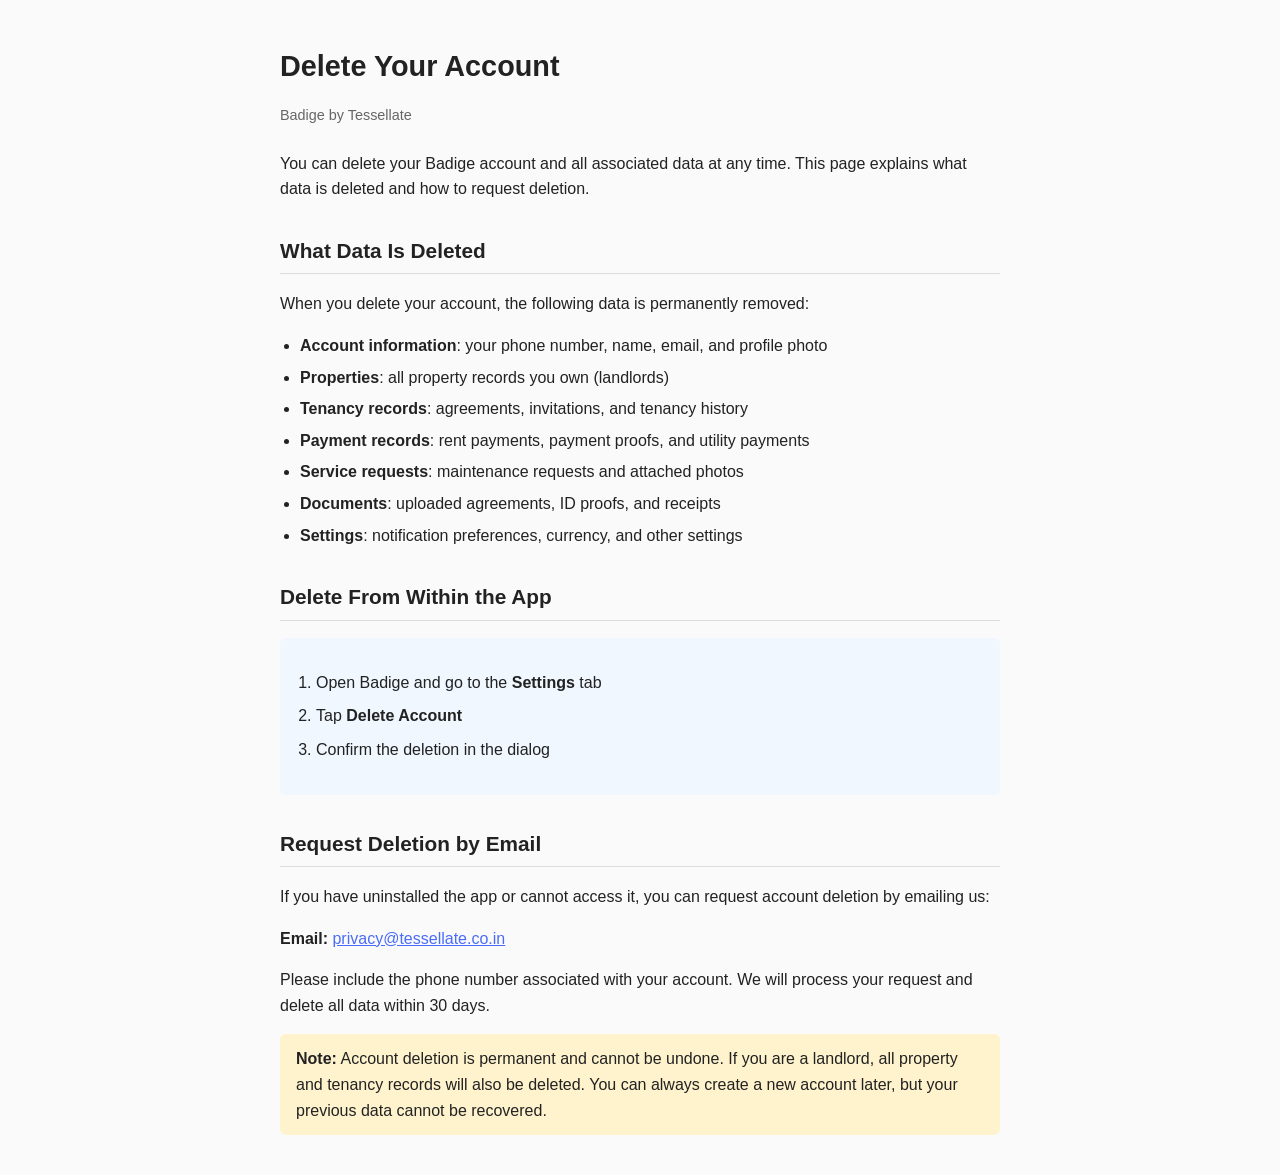
<file: badige/delete-account.html>
<!DOCTYPE html>
<html lang="en">
<head>
    <meta charset="UTF-8">
    <meta name="viewport" content="width=device-width, initial-scale=1.0">
    <title>Badige - Delete Account</title>
    <style>
        body {
            font-family: -apple-system, BlinkMacSystemFont, 'Segoe UI', Roboto, sans-serif;
            max-width: 720px;
            margin: 0 auto;
            padding: 24px 16px;
            color: #222;
            line-height: 1.6;
            background: #fafafa;
        }
        h1 { font-size: 1.8em; margin-bottom: 4px; }
        h2 { font-size: 1.3em; margin-top: 32px; border-bottom: 1px solid #ddd; padding-bottom: 6px; }
        .date { color: #666; font-size: 0.9em; margin-bottom: 24px; }
        ul { padding-left: 20px; }
        li { margin-bottom: 6px; }
        a { color: #4a6cf7; }
        .highlight { background: #fff3cd; padding: 12px 16px; border-radius: 6px; margin: 16px 0; }
        .steps { background: #f0f7ff; padding: 16px; border-radius: 6px; margin: 16px 0; }
        .steps ol { padding-left: 20px; }
        .steps li { margin-bottom: 8px; }
    </style>
</head>
<body>
    <h1>Delete Your Account</h1>
    <p class="date">Badige by Tessellate</p>

    <p>You can delete your Badige account and all associated data at any time. This page explains what data is deleted and how to request deletion.</p>

    <h2>What Data Is Deleted</h2>
    <p>When you delete your account, the following data is permanently removed:</p>
    <ul>
        <li><strong>Account information</strong>: your phone number, name, email, and profile photo</li>
        <li><strong>Properties</strong>: all property records you own (landlords)</li>
        <li><strong>Tenancy records</strong>: agreements, invitations, and tenancy history</li>
        <li><strong>Payment records</strong>: rent payments, payment proofs, and utility payments</li>
        <li><strong>Service requests</strong>: maintenance requests and attached photos</li>
        <li><strong>Documents</strong>: uploaded agreements, ID proofs, and receipts</li>
        <li><strong>Settings</strong>: notification preferences, currency, and other settings</li>
    </ul>

    <h2>Delete From Within the App</h2>
    <div class="steps">
        <ol>
            <li>Open Badige and go to the <strong>Settings</strong> tab</li>
            <li>Tap <strong>Delete Account</strong></li>
            <li>Confirm the deletion in the dialog</li>
        </ol>
    </div>

    <h2>Request Deletion by Email</h2>
    <p>If you have uninstalled the app or cannot access it, you can request account deletion by emailing us:</p>
    <p><strong>Email:</strong> <a href="mailto:privacy@tessellate.co.in?subject=Account%20Deletion%20Request%20-%20Badige">privacy@tessellate.co.in</a></p>
    <p>Please include the phone number associated with your account. We will process your request and delete all data within 30 days.</p>

    <div class="highlight">
        <strong>Note:</strong> Account deletion is permanent and cannot be undone. If you are a landlord, all property and tenancy records will also be deleted. You can always create a new account later, but your previous data cannot be recovered.
    </div>
</body>
</html>
</file>
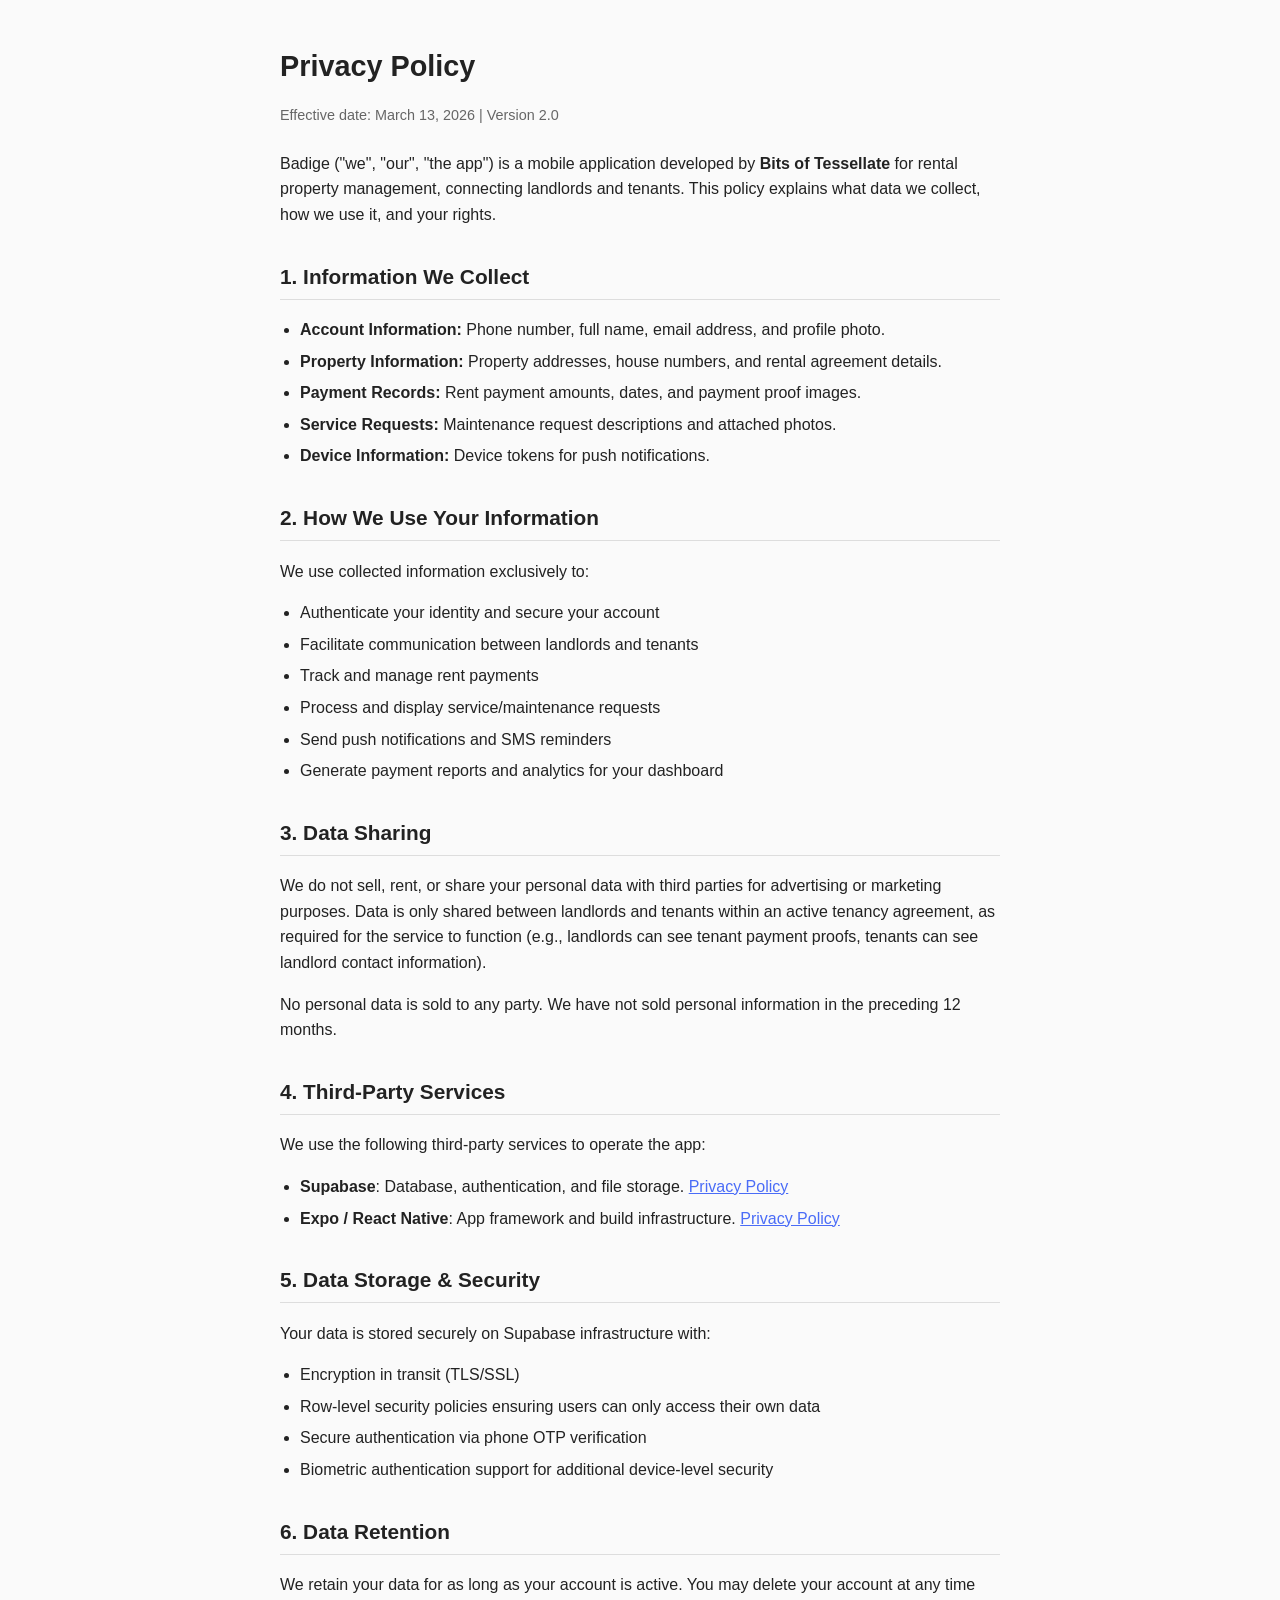
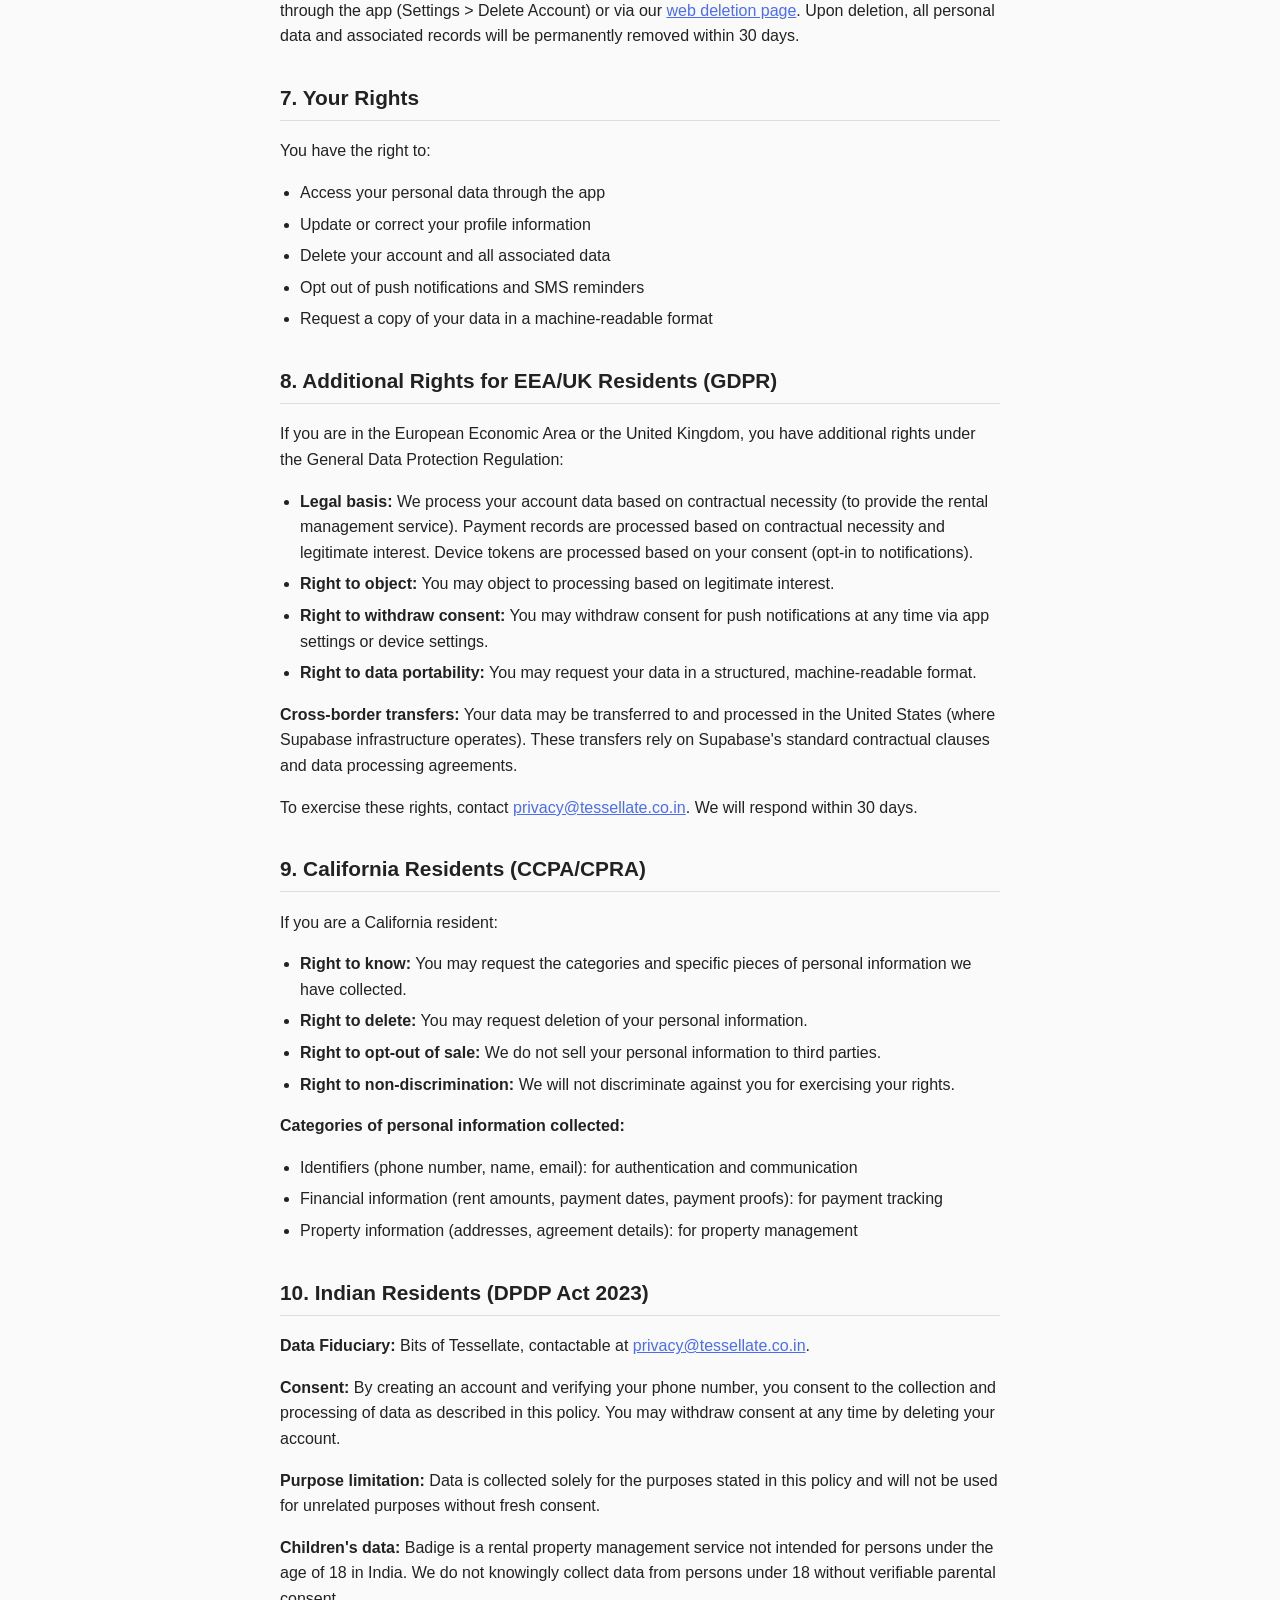
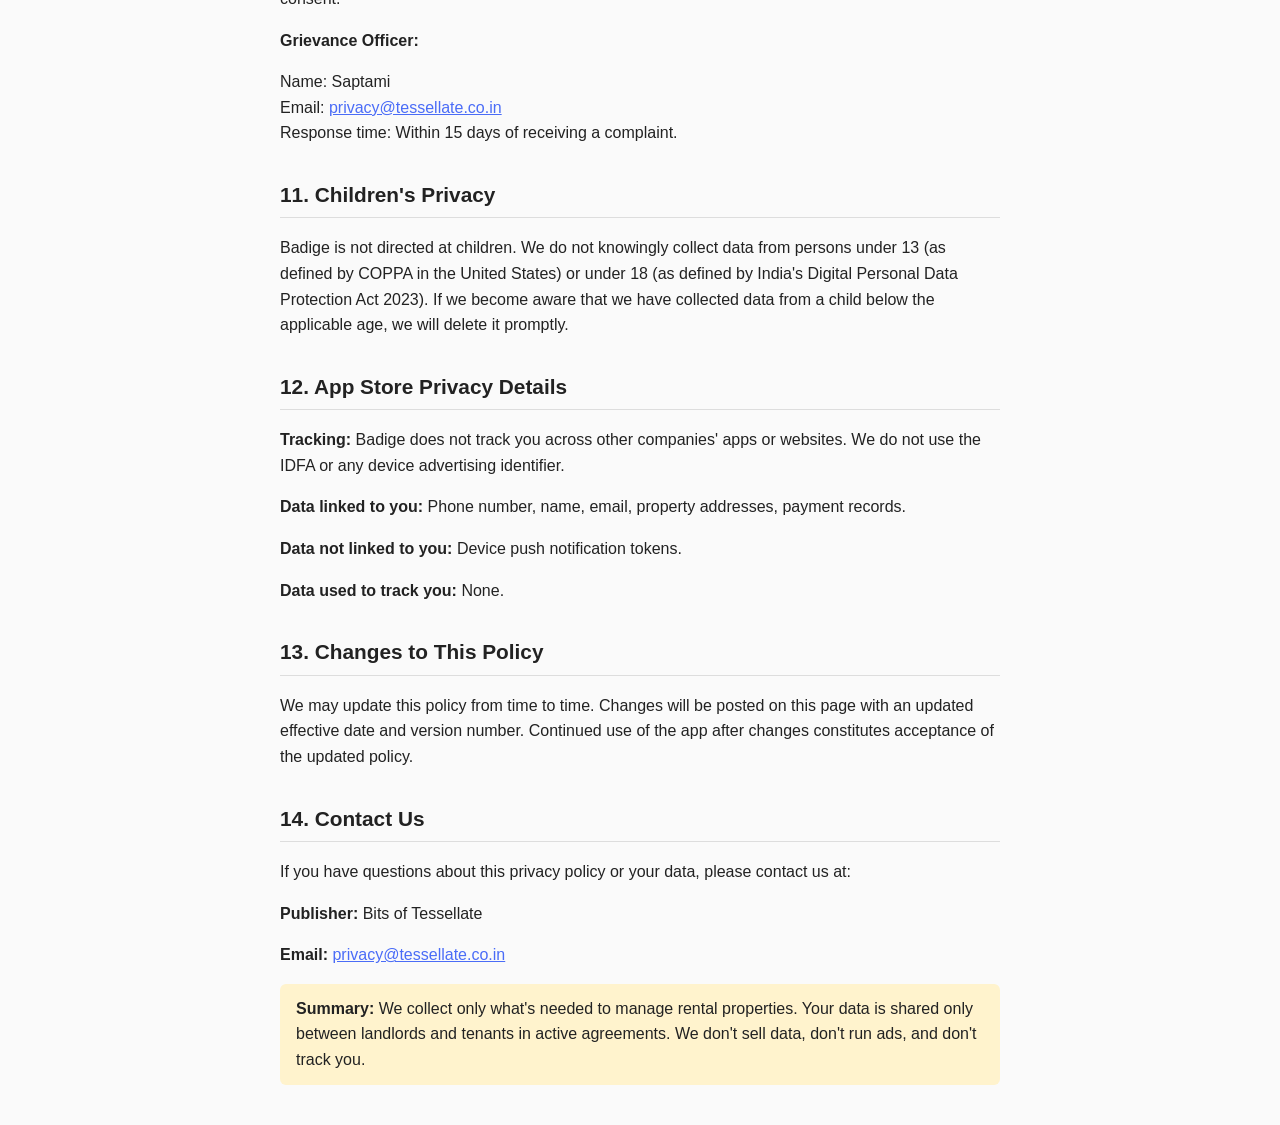
<file: badige/privacy-policy.html>
<!DOCTYPE html>
<html lang="en">
<head>
    <meta charset="UTF-8">
    <meta name="viewport" content="width=device-width, initial-scale=1.0">
    <title>Badige - Privacy Policy</title>
    <style>
        body {
            font-family: -apple-system, BlinkMacSystemFont, 'Segoe UI', Roboto, sans-serif;
            max-width: 720px;
            margin: 0 auto;
            padding: 24px 16px;
            color: #222;
            line-height: 1.6;
            background: #fafafa;
        }
        h1 { font-size: 1.8em; margin-bottom: 4px; }
        h2 { font-size: 1.3em; margin-top: 32px; border-bottom: 1px solid #ddd; padding-bottom: 6px; }
        .date { color: #666; font-size: 0.9em; margin-bottom: 24px; }
        ul { padding-left: 20px; }
        li { margin-bottom: 6px; }
        a { color: #4a6cf7; }
        .highlight { background: #fff3cd; padding: 12px 16px; border-radius: 6px; margin: 16px 0; }
    </style>
</head>
<body>
    <h1>Privacy Policy</h1>
    <p class="date">Effective date: March 13, 2026 | Version 2.0</p>

    <p>Badige ("we", "our", "the app") is a mobile application developed by <strong>Bits of Tessellate</strong> for rental property management, connecting landlords and tenants. This policy explains what data we collect, how we use it, and your rights.</p>

    <h2>1. Information We Collect</h2>
    <ul>
        <li><strong>Account Information:</strong> Phone number, full name, email address, and profile photo.</li>
        <li><strong>Property Information:</strong> Property addresses, house numbers, and rental agreement details.</li>
        <li><strong>Payment Records:</strong> Rent payment amounts, dates, and payment proof images.</li>
        <li><strong>Service Requests:</strong> Maintenance request descriptions and attached photos.</li>
        <li><strong>Device Information:</strong> Device tokens for push notifications.</li>
    </ul>

    <h2>2. How We Use Your Information</h2>
    <p>We use collected information exclusively to:</p>
    <ul>
        <li>Authenticate your identity and secure your account</li>
        <li>Facilitate communication between landlords and tenants</li>
        <li>Track and manage rent payments</li>
        <li>Process and display service/maintenance requests</li>
        <li>Send push notifications and SMS reminders</li>
        <li>Generate payment reports and analytics for your dashboard</li>
    </ul>

    <h2>3. Data Sharing</h2>
    <p>We do not sell, rent, or share your personal data with third parties for advertising or marketing purposes. Data is only shared between landlords and tenants within an active tenancy agreement, as required for the service to function (e.g., landlords can see tenant payment proofs, tenants can see landlord contact information).</p>
    <p>No personal data is sold to any party. We have not sold personal information in the preceding 12 months.</p>

    <h2>4. Third-Party Services</h2>
    <p>We use the following third-party services to operate the app:</p>
    <ul>
        <li><strong>Supabase</strong>: Database, authentication, and file storage. <a href="https://supabase.com/privacy">Privacy Policy</a></li>
        <li><strong>Expo / React Native</strong>: App framework and build infrastructure. <a href="https://expo.dev/privacy">Privacy Policy</a></li>
    </ul>

    <h2>5. Data Storage & Security</h2>
    <p>Your data is stored securely on Supabase infrastructure with:</p>
    <ul>
        <li>Encryption in transit (TLS/SSL)</li>
        <li>Row-level security policies ensuring users can only access their own data</li>
        <li>Secure authentication via phone OTP verification</li>
        <li>Biometric authentication support for additional device-level security</li>
    </ul>

    <h2>6. Data Retention</h2>
    <p>We retain your data for as long as your account is active. You may delete your account at any time through the app (Settings &gt; Delete Account) or via our <a href="delete-account.html">web deletion page</a>. Upon deletion, all personal data and associated records will be permanently removed within 30 days.</p>

    <h2>7. Your Rights</h2>
    <p>You have the right to:</p>
    <ul>
        <li>Access your personal data through the app</li>
        <li>Update or correct your profile information</li>
        <li>Delete your account and all associated data</li>
        <li>Opt out of push notifications and SMS reminders</li>
        <li>Request a copy of your data in a machine-readable format</li>
    </ul>

    <h2>8. Additional Rights for EEA/UK Residents (GDPR)</h2>
    <p>If you are in the European Economic Area or the United Kingdom, you have additional rights under the General Data Protection Regulation:</p>
    <ul>
        <li><strong>Legal basis:</strong> We process your account data based on contractual necessity (to provide the rental management service). Payment records are processed based on contractual necessity and legitimate interest. Device tokens are processed based on your consent (opt-in to notifications).</li>
        <li><strong>Right to object:</strong> You may object to processing based on legitimate interest.</li>
        <li><strong>Right to withdraw consent:</strong> You may withdraw consent for push notifications at any time via app settings or device settings.</li>
        <li><strong>Right to data portability:</strong> You may request your data in a structured, machine-readable format.</li>
    </ul>
    <p><strong>Cross-border transfers:</strong> Your data may be transferred to and processed in the United States (where Supabase infrastructure operates). These transfers rely on Supabase's standard contractual clauses and data processing agreements.</p>
    <p>To exercise these rights, contact <a href="mailto:privacy@tessellate.co.in">privacy@tessellate.co.in</a>. We will respond within 30 days.</p>

    <h2>9. California Residents (CCPA/CPRA)</h2>
    <p>If you are a California resident:</p>
    <ul>
        <li><strong>Right to know:</strong> You may request the categories and specific pieces of personal information we have collected.</li>
        <li><strong>Right to delete:</strong> You may request deletion of your personal information.</li>
        <li><strong>Right to opt-out of sale:</strong> We do not sell your personal information to third parties.</li>
        <li><strong>Right to non-discrimination:</strong> We will not discriminate against you for exercising your rights.</li>
    </ul>
    <p><strong>Categories of personal information collected:</strong></p>
    <ul>
        <li>Identifiers (phone number, name, email): for authentication and communication</li>
        <li>Financial information (rent amounts, payment dates, payment proofs): for payment tracking</li>
        <li>Property information (addresses, agreement details): for property management</li>
    </ul>

    <h2>10. Indian Residents (DPDP Act 2023)</h2>
    <p><strong>Data Fiduciary:</strong> Bits of Tessellate, contactable at <a href="mailto:privacy@tessellate.co.in">privacy@tessellate.co.in</a>.</p>
    <p><strong>Consent:</strong> By creating an account and verifying your phone number, you consent to the collection and processing of data as described in this policy. You may withdraw consent at any time by deleting your account.</p>
    <p><strong>Purpose limitation:</strong> Data is collected solely for the purposes stated in this policy and will not be used for unrelated purposes without fresh consent.</p>
    <p><strong>Children's data:</strong> Badige is a rental property management service not intended for persons under the age of 18 in India. We do not knowingly collect data from persons under 18 without verifiable parental consent.</p>
    <p><strong>Grievance Officer:</strong></p>
    <p>Name: Saptami<br>
    Email: <a href="mailto:privacy@tessellate.co.in">privacy@tessellate.co.in</a><br>
    Response time: Within 15 days of receiving a complaint.</p>

    <h2>11. Children's Privacy</h2>
    <p>Badige is not directed at children. We do not knowingly collect data from persons under 13 (as defined by COPPA in the United States) or under 18 (as defined by India's Digital Personal Data Protection Act 2023). If we become aware that we have collected data from a child below the applicable age, we will delete it promptly.</p>

    <h2>12. App Store Privacy Details</h2>
    <p><strong>Tracking:</strong> Badige does not track you across other companies' apps or websites. We do not use the IDFA or any device advertising identifier.</p>
    <p><strong>Data linked to you:</strong> Phone number, name, email, property addresses, payment records.</p>
    <p><strong>Data not linked to you:</strong> Device push notification tokens.</p>
    <p><strong>Data used to track you:</strong> None.</p>

    <h2>13. Changes to This Policy</h2>
    <p>We may update this policy from time to time. Changes will be posted on this page with an updated effective date and version number. Continued use of the app after changes constitutes acceptance of the updated policy.</p>

    <h2>14. Contact Us</h2>
    <p>If you have questions about this privacy policy or your data, please contact us at:</p>
    <p><strong>Publisher:</strong> Bits of Tessellate</p>
    <p><strong>Email:</strong> <a href="mailto:privacy@tessellate.co.in">privacy@tessellate.co.in</a></p>

    <div class="highlight">
        <strong>Summary:</strong> We collect only what's needed to manage rental properties. Your data is shared only between landlords and tenants in active agreements. We don't sell data, don't run ads, and don't track you.
    </div>
</body>
</html>
</file>
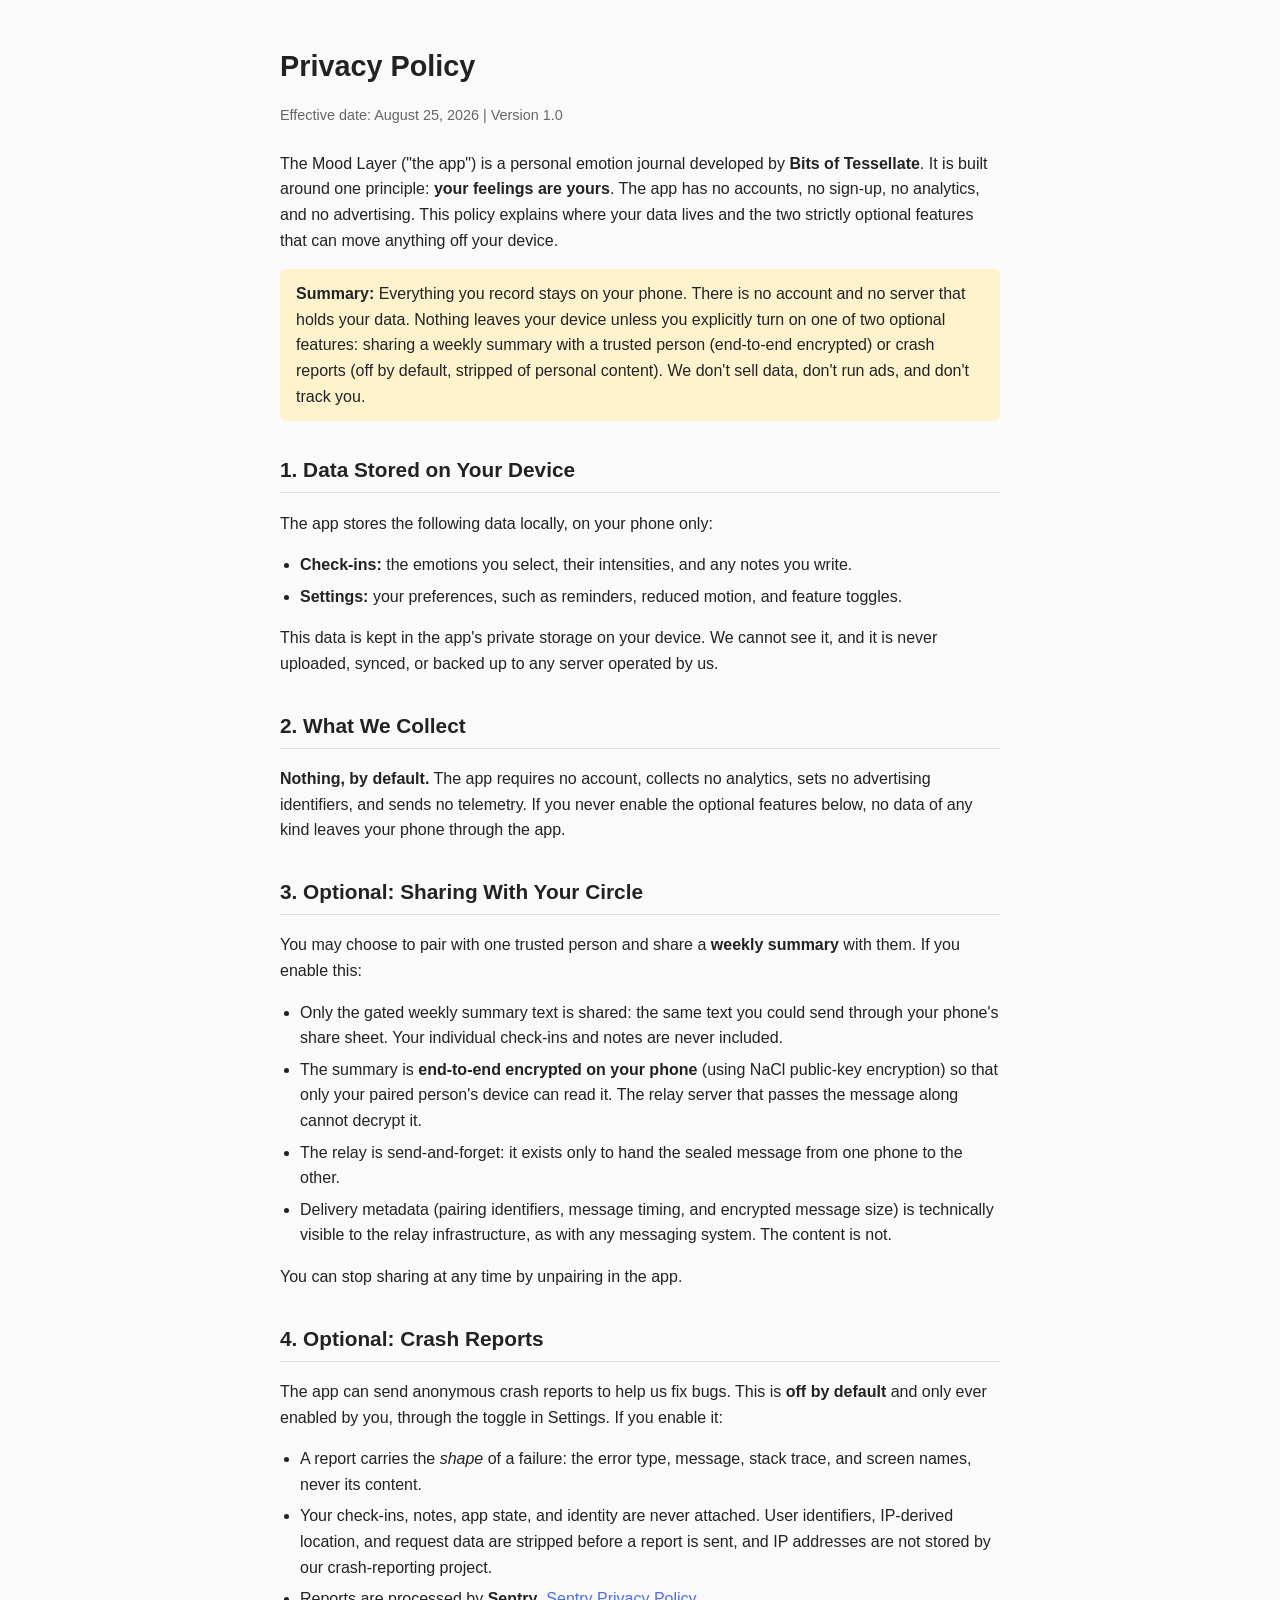
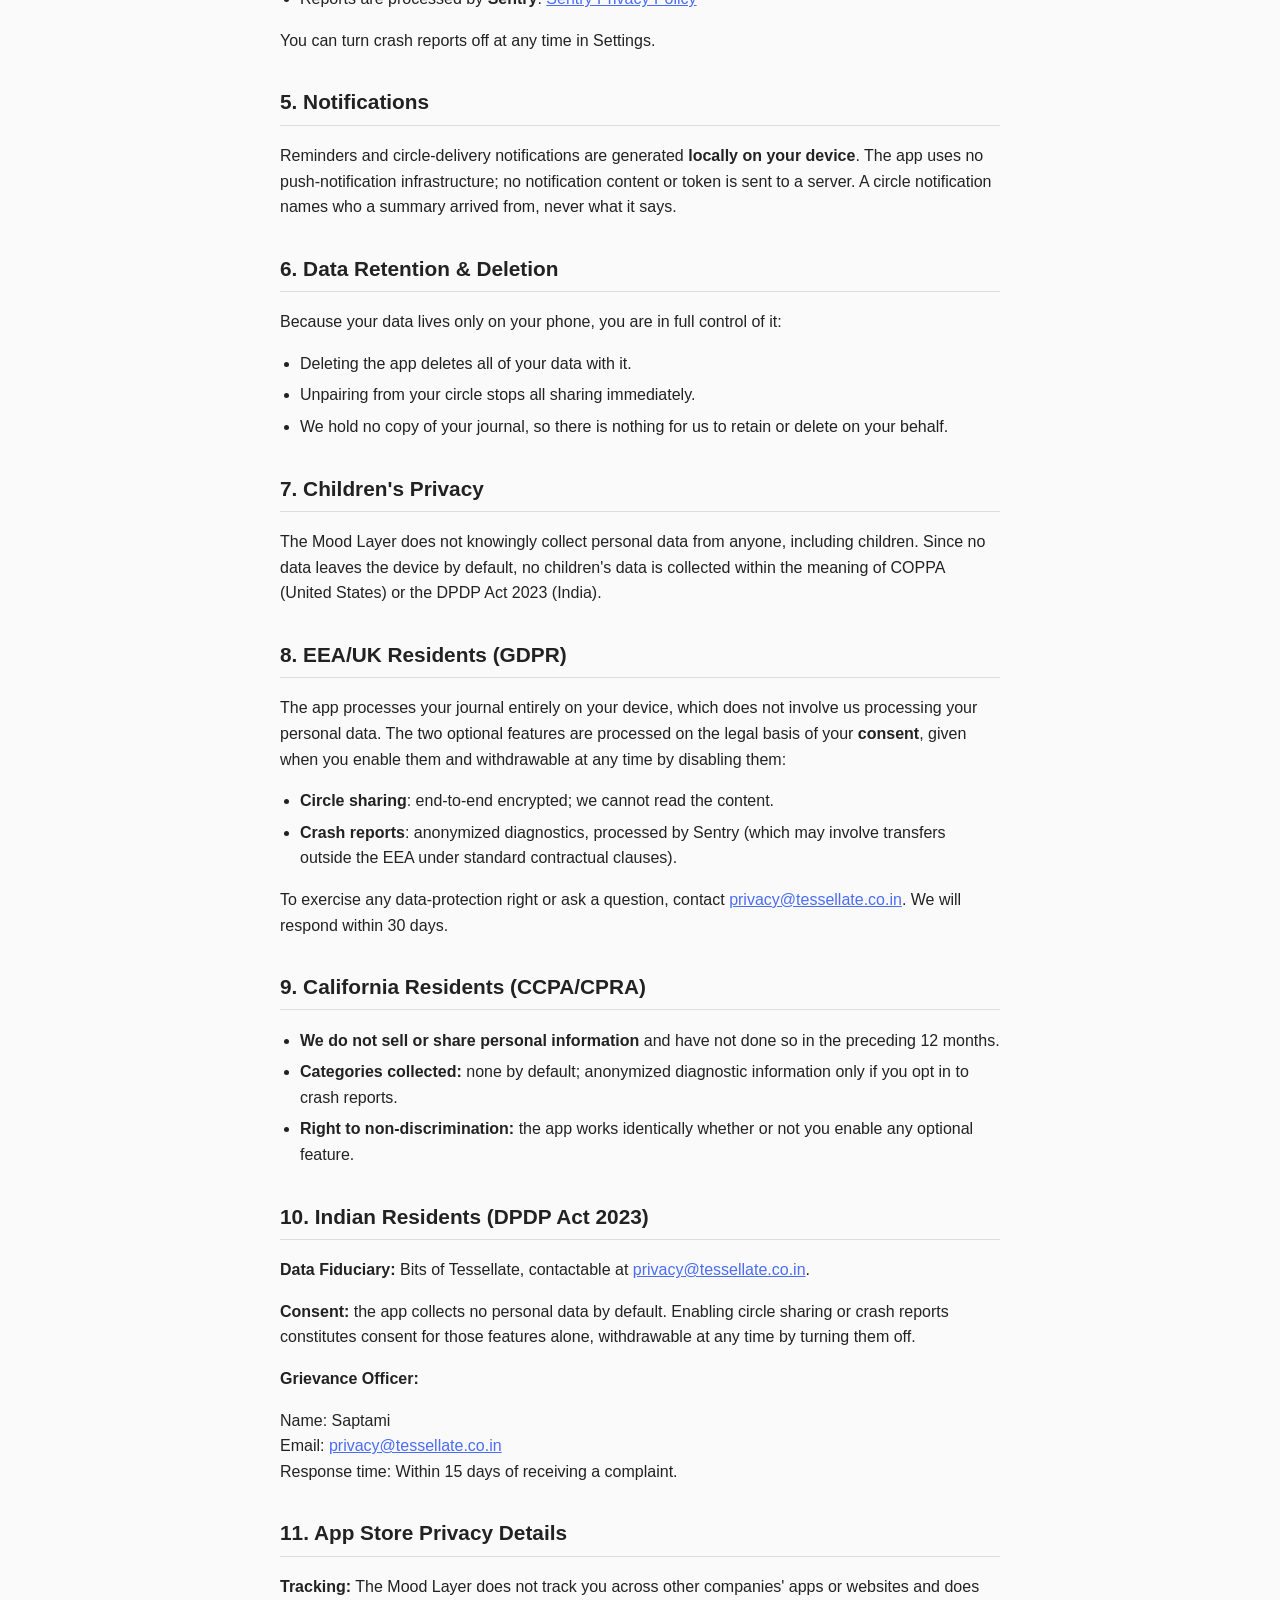
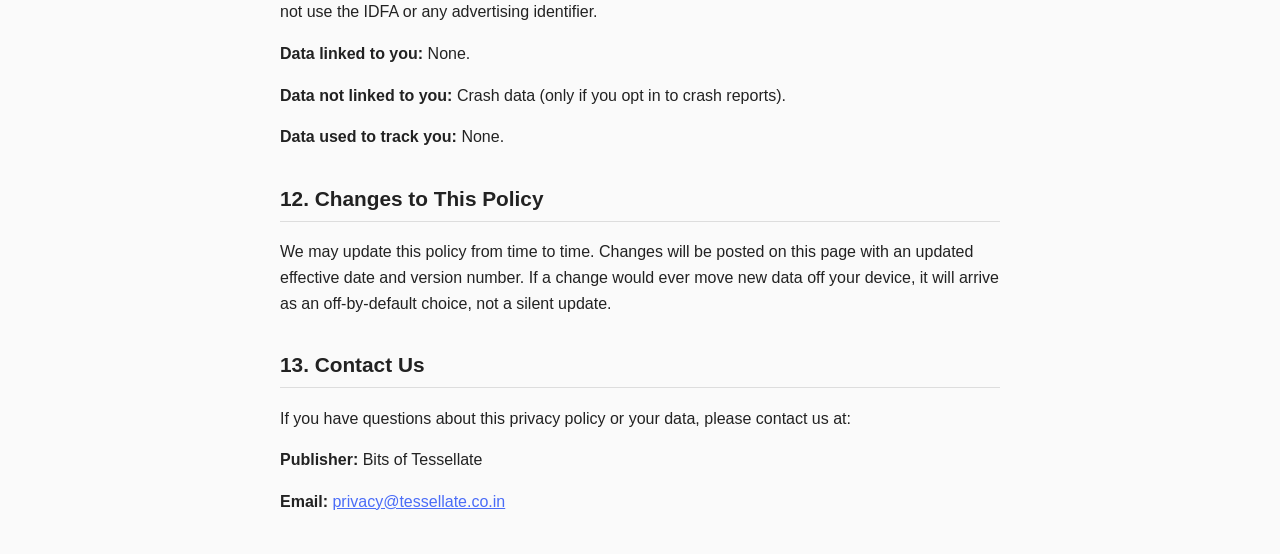
<file: mood-layer/privacy-policy.html>
<!DOCTYPE html>
<html lang="en">
<head>
    <meta charset="UTF-8">
    <meta name="viewport" content="width=device-width, initial-scale=1.0">
    <title>The Mood Layer - Privacy Policy</title>
    <style>
        body {
            font-family: -apple-system, BlinkMacSystemFont, 'Segoe UI', Roboto, sans-serif;
            max-width: 720px;
            margin: 0 auto;
            padding: 24px 16px;
            color: #222;
            line-height: 1.6;
            background: #fafafa;
        }
        h1 { font-size: 1.8em; margin-bottom: 4px; }
        h2 { font-size: 1.3em; margin-top: 32px; border-bottom: 1px solid #ddd; padding-bottom: 6px; }
        .date { color: #666; font-size: 0.9em; margin-bottom: 24px; }
        ul { padding-left: 20px; }
        li { margin-bottom: 6px; }
        a { color: #4a6cf7; }
        .highlight { background: #fff3cd; padding: 12px 16px; border-radius: 6px; margin: 16px 0; }
    </style>
</head>
<body>
    <h1>Privacy Policy</h1>
    <p class="date">Effective date: August 25, 2026 | Version 1.0</p>

    <p>The Mood Layer ("the app") is a personal emotion journal developed by <strong>Bits of Tessellate</strong>. It is built around one principle: <strong>your feelings are yours</strong>. The app has no accounts, no sign-up, no analytics, and no advertising. This policy explains where your data lives and the two strictly optional features that can move anything off your device.</p>

    <div class="highlight">
        <strong>Summary:</strong> Everything you record stays on your phone. There is no account and no server that holds your data. Nothing leaves your device unless you explicitly turn on one of two optional features: sharing a weekly summary with a trusted person (end-to-end encrypted) or crash reports (off by default, stripped of personal content). We don't sell data, don't run ads, and don't track you.
    </div>

    <h2>1. Data Stored on Your Device</h2>
    <p>The app stores the following data locally, on your phone only:</p>
    <ul>
        <li><strong>Check-ins:</strong> the emotions you select, their intensities, and any notes you write.</li>
        <li><strong>Settings:</strong> your preferences, such as reminders, reduced motion, and feature toggles.</li>
    </ul>
    <p>This data is kept in the app's private storage on your device. We cannot see it, and it is never uploaded, synced, or backed up to any server operated by us.</p>

    <h2>2. What We Collect</h2>
    <p><strong>Nothing, by default.</strong> The app requires no account, collects no analytics, sets no advertising identifiers, and sends no telemetry. If you never enable the optional features below, no data of any kind leaves your phone through the app.</p>

    <h2>3. Optional: Sharing With Your Circle</h2>
    <p>You may choose to pair with one trusted person and share a <strong>weekly summary</strong> with them. If you enable this:</p>
    <ul>
        <li>Only the gated weekly summary text is shared: the same text you could send through your phone's share sheet. Your individual check-ins and notes are never included.</li>
        <li>The summary is <strong>end-to-end encrypted on your phone</strong> (using NaCl public-key encryption) so that only your paired person's device can read it. The relay server that passes the message along cannot decrypt it.</li>
        <li>The relay is send-and-forget: it exists only to hand the sealed message from one phone to the other.</li>
        <li>Delivery metadata (pairing identifiers, message timing, and encrypted message size) is technically visible to the relay infrastructure, as with any messaging system. The content is not.</li>
    </ul>
    <p>You can stop sharing at any time by unpairing in the app.</p>

    <h2>4. Optional: Crash Reports</h2>
    <p>The app can send anonymous crash reports to help us fix bugs. This is <strong>off by default</strong> and only ever enabled by you, through the toggle in Settings. If you enable it:</p>
    <ul>
        <li>A report carries the <em>shape</em> of a failure: the error type, message, stack trace, and screen names, never its content.</li>
        <li>Your check-ins, notes, app state, and identity are never attached. User identifiers, IP-derived location, and request data are stripped before a report is sent, and IP addresses are not stored by our crash-reporting project.</li>
        <li>Reports are processed by <strong>Sentry</strong>. <a href="https://sentry.io/privacy/">Sentry Privacy Policy</a></li>
    </ul>
    <p>You can turn crash reports off at any time in Settings.</p>

    <h2>5. Notifications</h2>
    <p>Reminders and circle-delivery notifications are generated <strong>locally on your device</strong>. The app uses no push-notification infrastructure; no notification content or token is sent to a server. A circle notification names who a summary arrived from, never what it says.</p>

    <h2>6. Data Retention &amp; Deletion</h2>
    <p>Because your data lives only on your phone, you are in full control of it:</p>
    <ul>
        <li>Deleting the app deletes all of your data with it.</li>
        <li>Unpairing from your circle stops all sharing immediately.</li>
        <li>We hold no copy of your journal, so there is nothing for us to retain or delete on your behalf.</li>
    </ul>

    <h2>7. Children's Privacy</h2>
    <p>The Mood Layer does not knowingly collect personal data from anyone, including children. Since no data leaves the device by default, no children's data is collected within the meaning of COPPA (United States) or the DPDP Act 2023 (India).</p>

    <h2>8. EEA/UK Residents (GDPR)</h2>
    <p>The app processes your journal entirely on your device, which does not involve us processing your personal data. The two optional features are processed on the legal basis of your <strong>consent</strong>, given when you enable them and withdrawable at any time by disabling them:</p>
    <ul>
        <li><strong>Circle sharing</strong>: end-to-end encrypted; we cannot read the content.</li>
        <li><strong>Crash reports</strong>: anonymized diagnostics, processed by Sentry (which may involve transfers outside the EEA under standard contractual clauses).</li>
    </ul>
    <p>To exercise any data-protection right or ask a question, contact <a href="mailto:privacy@tessellate.co.in">privacy@tessellate.co.in</a>. We will respond within 30 days.</p>

    <h2>9. California Residents (CCPA/CPRA)</h2>
    <ul>
        <li><strong>We do not sell or share personal information</strong> and have not done so in the preceding 12 months.</li>
        <li><strong>Categories collected:</strong> none by default; anonymized diagnostic information only if you opt in to crash reports.</li>
        <li><strong>Right to non-discrimination:</strong> the app works identically whether or not you enable any optional feature.</li>
    </ul>

    <h2>10. Indian Residents (DPDP Act 2023)</h2>
    <p><strong>Data Fiduciary:</strong> Bits of Tessellate, contactable at <a href="mailto:privacy@tessellate.co.in">privacy@tessellate.co.in</a>.</p>
    <p><strong>Consent:</strong> the app collects no personal data by default. Enabling circle sharing or crash reports constitutes consent for those features alone, withdrawable at any time by turning them off.</p>
    <p><strong>Grievance Officer:</strong></p>
    <p>Name: Saptami<br>
    Email: <a href="mailto:privacy@tessellate.co.in">privacy@tessellate.co.in</a><br>
    Response time: Within 15 days of receiving a complaint.</p>

    <h2>11. App Store Privacy Details</h2>
    <p><strong>Tracking:</strong> The Mood Layer does not track you across other companies' apps or websites and does not use the IDFA or any advertising identifier.</p>
    <p><strong>Data linked to you:</strong> None.</p>
    <p><strong>Data not linked to you:</strong> Crash data (only if you opt in to crash reports).</p>
    <p><strong>Data used to track you:</strong> None.</p>

    <h2>12. Changes to This Policy</h2>
    <p>We may update this policy from time to time. Changes will be posted on this page with an updated effective date and version number. If a change would ever move new data off your device, it will arrive as an off-by-default choice, not a silent update.</p>

    <h2>13. Contact Us</h2>
    <p>If you have questions about this privacy policy or your data, please contact us at:</p>
    <p><strong>Publisher:</strong> Bits of Tessellate</p>
    <p><strong>Email:</strong> <a href="mailto:privacy@tessellate.co.in">privacy@tessellate.co.in</a></p>
</body>
</html>
</file>
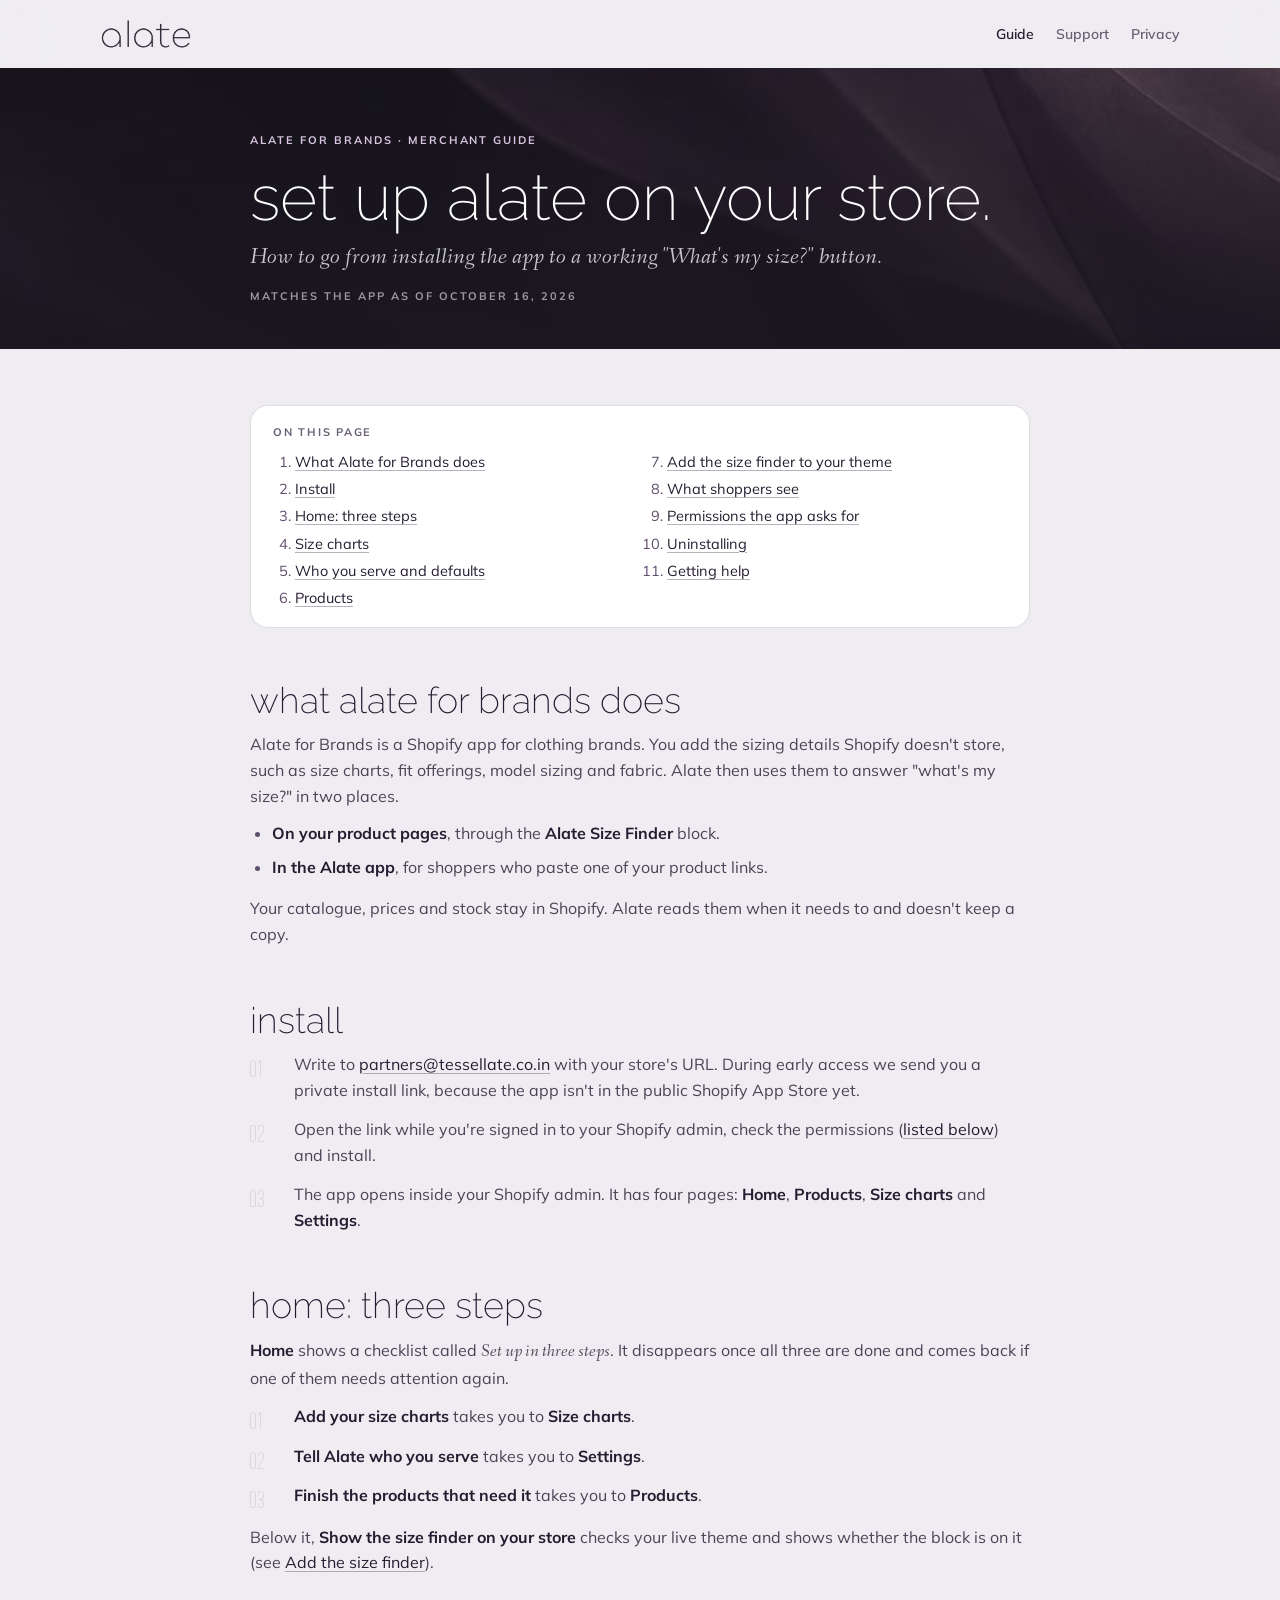
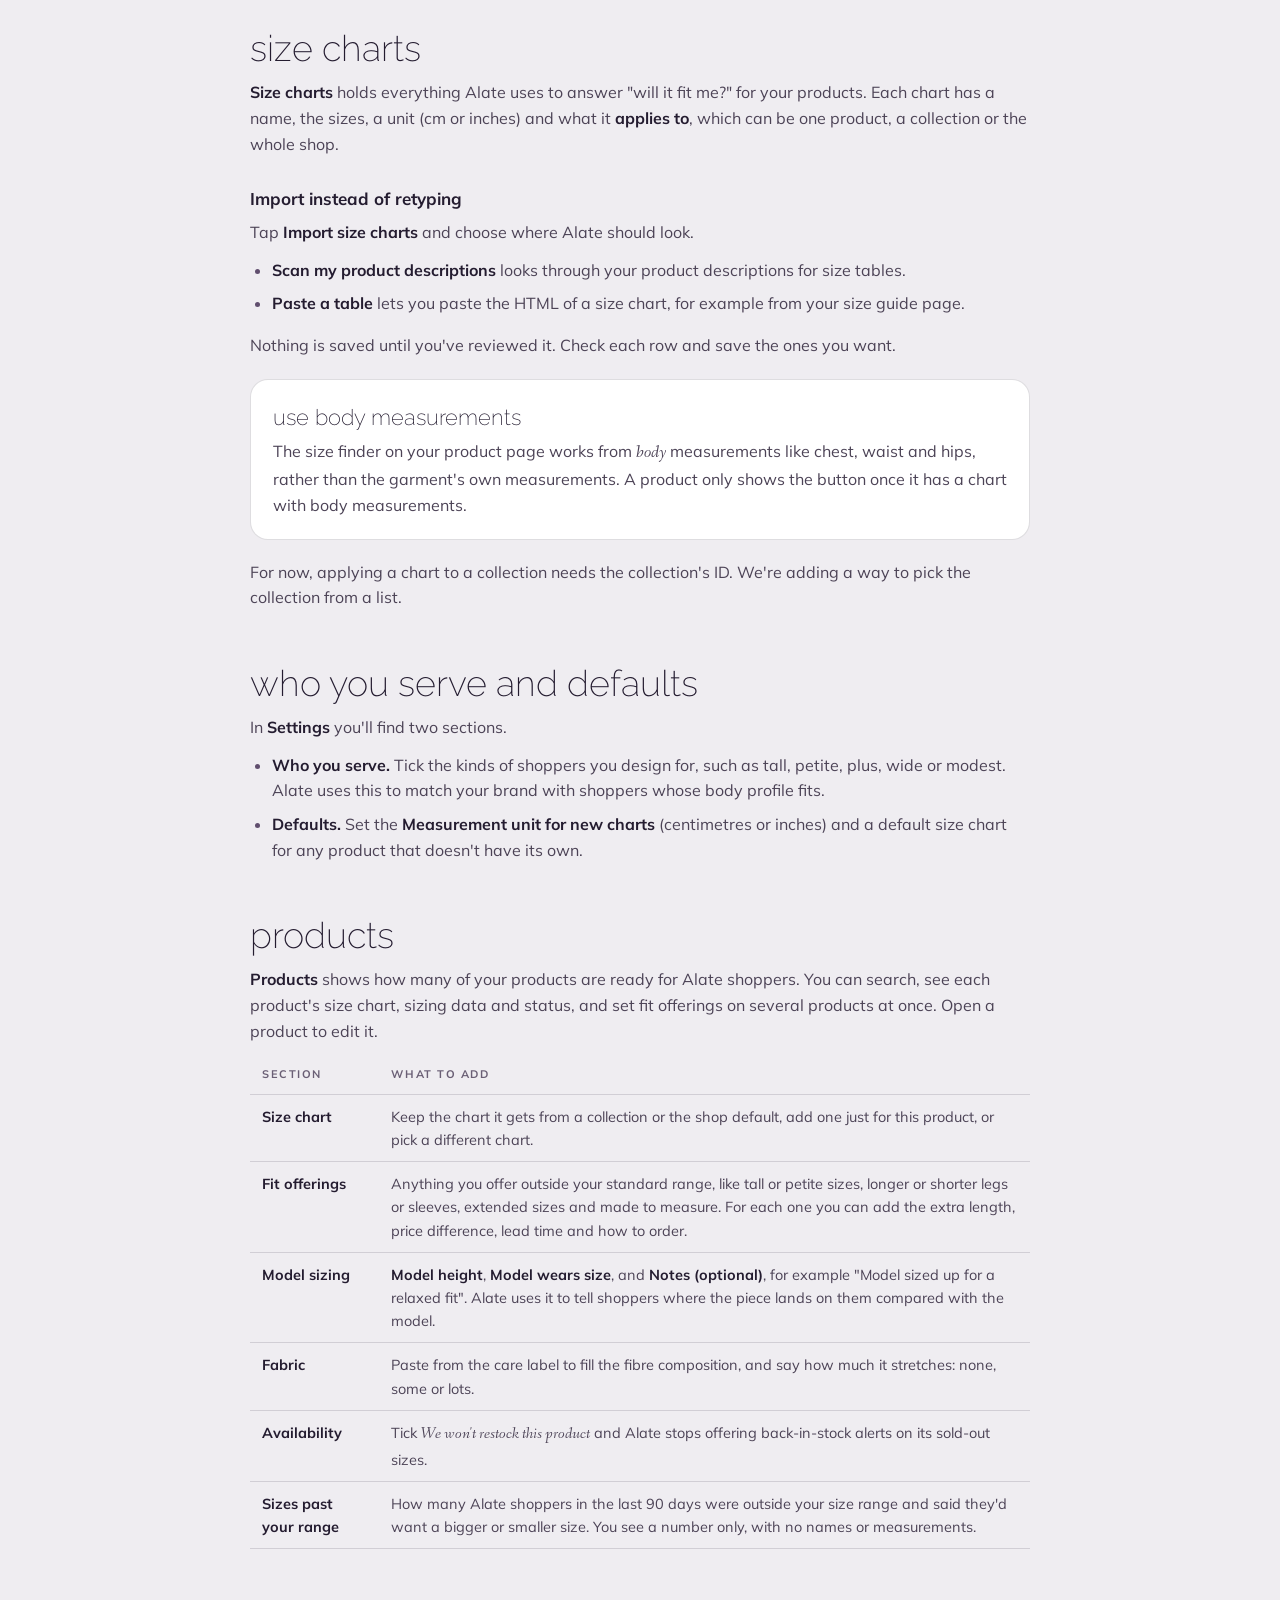
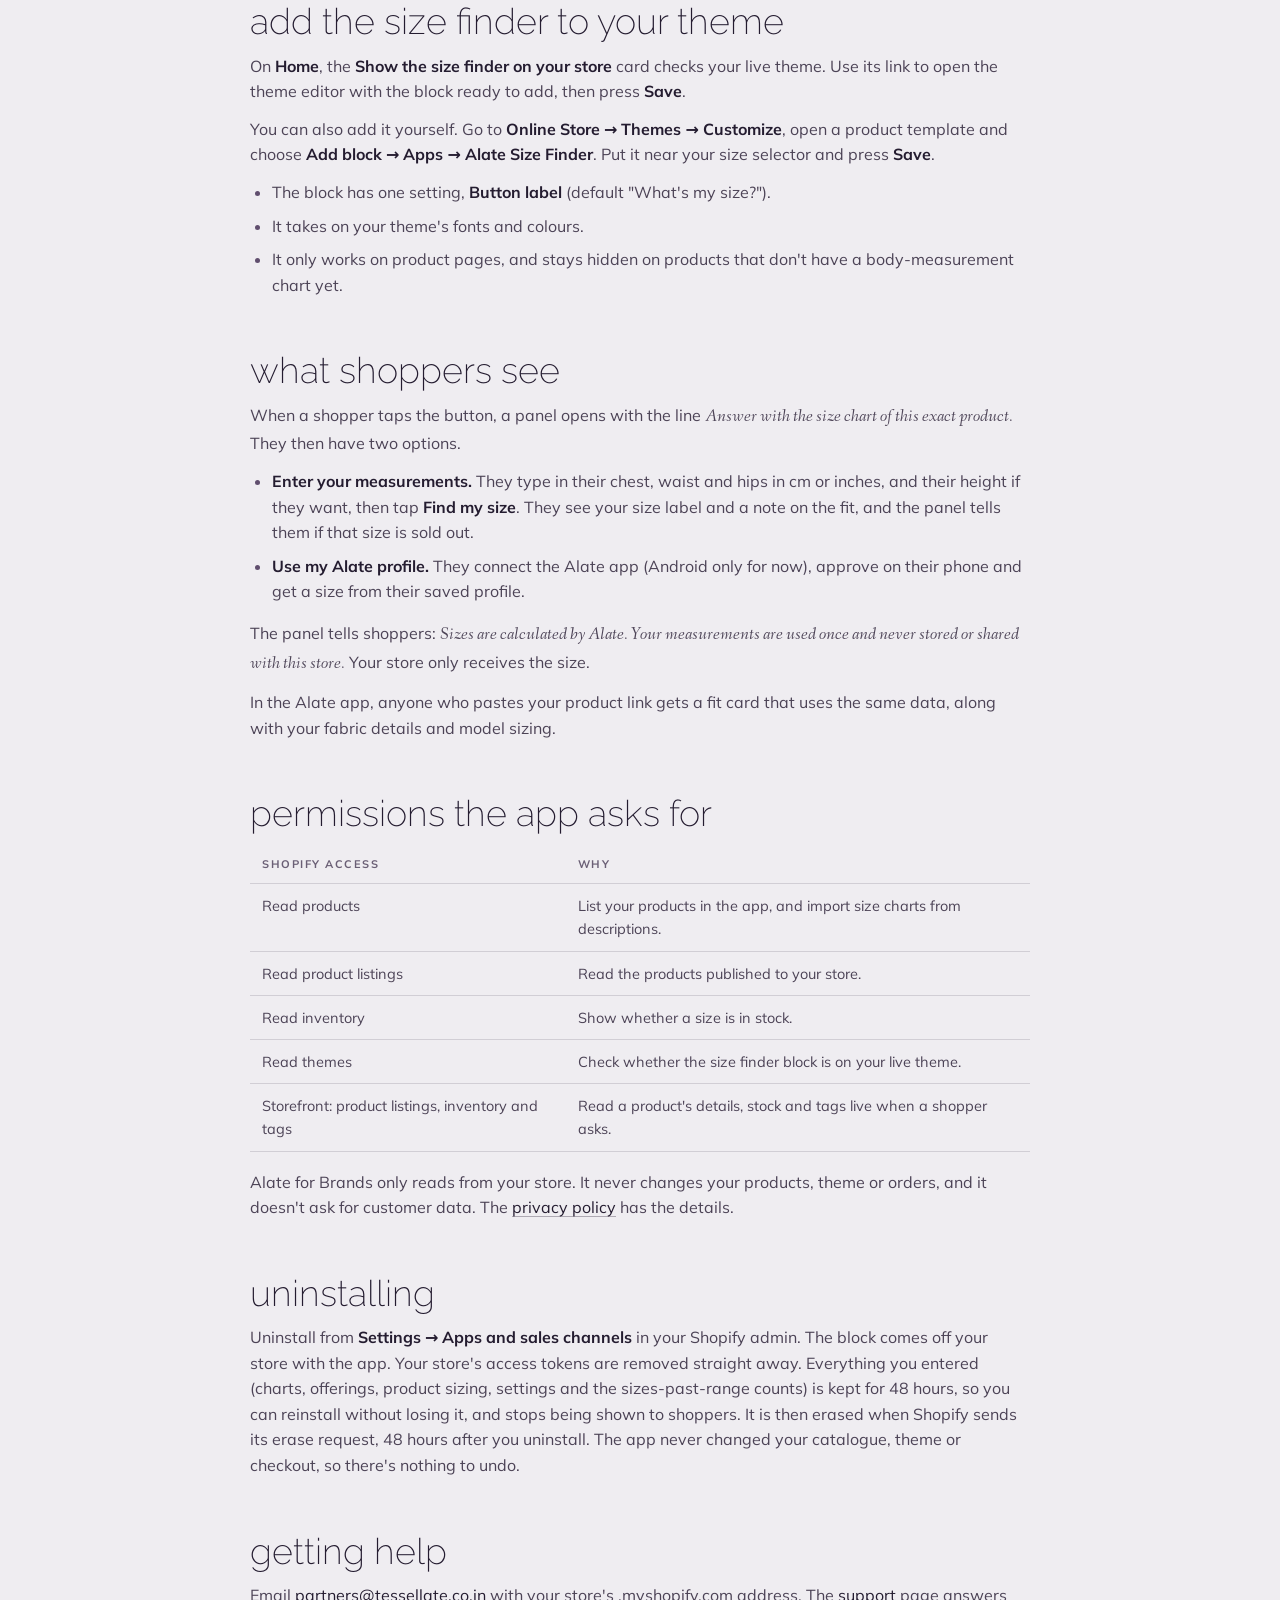
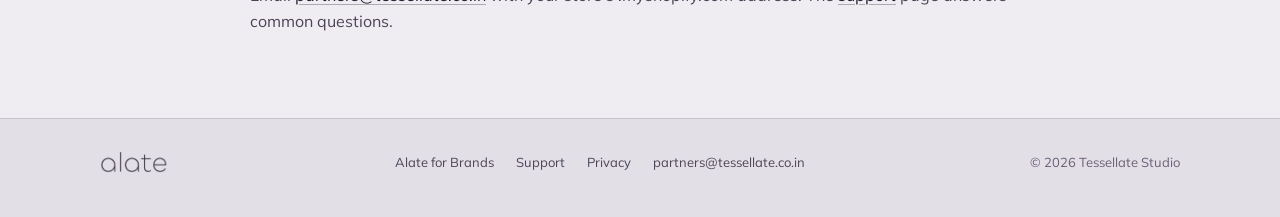
<file: alate/brands/guide.html>
<!DOCTYPE html>
<html lang="en">
<head>
<meta charset="UTF-8">
<meta name="viewport" content="width=device-width, initial-scale=1.0">
<title>Alate for Brands merchant guide</title>
<meta name="description" content="How to set up Alate for Brands on your Shopify store: install, add size charts, fit offerings and model sizing, add the Alate Size Finder block, and uninstall.">
<meta name="theme-color" content="#efedf1">
<link rel="icon" type="image/png" href="../assets/icon.png">
<link rel="apple-touch-icon" href="../assets/icon.png">
<link rel="stylesheet" href="../assets/alate.css">
</head>
<body class="docs">
<a class="skip" href="#main">Skip to content</a>

<header class="nav">
  <div class="wrap">
    <a class="wordmark" href="./" aria-label="Alate for Brands"><img src="../assets/img/wordmark-dark.png" alt="alate" width="94" height="30"></a>
    <nav class="nav-links" aria-label="Primary">
      <a href="guide.html" aria-current="page">Guide</a>
      <a href="support.html">Support</a>
      <a class="hide-sm" href="privacy-policy.html">Privacy</a>
    </nav>
  </div>
</header>

<section class="doc-hero" style="background-image:url(../assets/img/backdrop-satin.jpg)">
  <div class="wrap">
    <p class="overline">Alate for Brands · merchant guide</p>
    <h1>set up alate on your store.</h1>
    <p class="italic-line">How to go from installing the app to a working "What's my size?" button.</p>
    <p class="date">Matches the app as of October 16, 2026</p>
  </div>
</section>

<main class="doc" id="main">
  <nav class="toc" aria-label="On this page">
    <p>On this page</p>
    <ol>
      <li><a href="#what">What Alate for Brands does</a></li>
      <li><a href="#install">Install</a></li>
      <li><a href="#home">Home: three steps</a></li>
      <li><a href="#charts">Size charts</a></li>
      <li><a href="#serve">Who you serve and defaults</a></li>
      <li><a href="#products">Products</a></li>
      <li><a href="#block">Add the size finder to your theme</a></li>
      <li><a href="#shopper">What shoppers see</a></li>
      <li><a href="#permissions">Permissions the app asks for</a></li>
      <li><a href="#uninstall">Uninstalling</a></li>
      <li><a href="#help">Getting help</a></li>
    </ol>
  </nav>

  <h2 id="what">What Alate for Brands does</h2>
  <p>Alate for Brands is a Shopify app for clothing brands. You add the sizing details Shopify doesn't store, such as size charts, fit offerings, model sizing and fabric. Alate then uses them to answer "what's my size?" in two places.</p>
  <ul>
    <li><strong>On your product pages</strong>, through the <strong>Alate Size Finder</strong> block.</li>
    <li><strong>In the Alate app</strong>, for shoppers who paste one of your product links.</li>
  </ul>
  <p>Your catalogue, prices and stock stay in Shopify. Alate reads them when it needs to and doesn't keep a copy.</p>

  <h2 id="install">Install</h2>
  <ol class="steps-list">
    <li>Write to <a href="mailto:partners@tessellate.co.in?subject=Alate%20for%20Brands%20early%20access">partners@tessellate.co.in</a> with your store's URL. During early access we send you a private install link, because the app isn't in the public Shopify App Store yet.</li>
    <li>Open the link while you're signed in to your Shopify admin, check the permissions (<a href="#permissions">listed below</a>) and install.</li>
    <li>The app opens inside your Shopify admin. It has four pages: <span class="ui">Home</span>, <span class="ui">Products</span>, <span class="ui">Size charts</span> and <span class="ui">Settings</span>.</li>
  </ol>

  <h2 id="home">Home: three steps</h2>
  <p><span class="ui">Home</span> shows a checklist called <em>Set up in three steps</em>. It disappears once all three are done and comes back if one of them needs attention again.</p>
  <ol class="steps-list">
    <li><strong>Add your size charts</strong> takes you to <span class="ui">Size charts</span>.</li>
    <li><strong>Tell Alate who you serve</strong> takes you to <span class="ui">Settings</span>.</li>
    <li><strong>Finish the products that need it</strong> takes you to <span class="ui">Products</span>.</li>
  </ol>
  <p>Below it, <strong>Show the size finder on your store</strong> checks your live theme and shows whether the block is on it (see <a href="#block">Add the size finder</a>).</p>

  <h2 id="charts">Size charts</h2>
  <p><span class="ui">Size charts</span> holds everything Alate uses to answer "will it fit me?" for your products. Each chart has a name, the sizes, a unit (cm or inches) and what it <strong>applies to</strong>, which can be one product, a collection or the whole shop.</p>
  <h3>Import instead of retyping</h3>
  <p>Tap <span class="ui">Import size charts</span> and choose where Alate should look.</p>
  <ul>
    <li><span class="ui">Scan my product descriptions</span> looks through your product descriptions for size tables.</li>
    <li><span class="ui">Paste a table</span> lets you paste the HTML of a size chart, for example from your size guide page.</li>
  </ul>
  <p>Nothing is saved until you've reviewed it. Check each row and save the ones you want.</p>
  <div class="callout">
    <p><strong>Use body measurements</strong>The size finder on your product page works from <em>body</em> measurements like chest, waist and hips, rather than the garment's own measurements. A product only shows the button once it has a chart with body measurements.</p>
  </div>
  <p>For now, applying a chart to a collection needs the collection's ID. We're adding a way to pick the collection from a list.</p>

  <h2 id="serve">Who you serve and defaults</h2>
  <p>In <span class="ui">Settings</span> you'll find two sections.</p>
  <ul>
    <li><strong>Who you serve.</strong> Tick the kinds of shoppers you design for, such as tall, petite, plus, wide or modest. Alate uses this to match your brand with shoppers whose body profile fits.</li>
    <li><strong>Defaults.</strong> Set the <span class="ui">Measurement unit for new charts</span> (centimetres or inches) and a default size chart for any product that doesn't have its own.</li>
  </ul>

  <h2 id="products">Products</h2>
  <p><span class="ui">Products</span> shows how many of your products are ready for Alate shoppers. You can search, see each product's size chart, sizing data and status, and set fit offerings on several products at once. Open a product to edit it.</p>
  <table>
    <thead><tr><th>Section</th><th>What to add</th></tr></thead>
    <tbody>
      <tr><td><strong>Size chart</strong></td><td>Keep the chart it gets from a collection or the shop default, add one just for this product, or pick a different chart.</td></tr>
      <tr><td><strong>Fit offerings</strong></td><td>Anything you offer outside your standard range, like tall or petite sizes, longer or shorter legs or sleeves, extended sizes and made to measure. For each one you can add the extra length, price difference, lead time and how to order.</td></tr>
      <tr><td><strong>Model sizing</strong></td><td><span class="ui">Model height</span>, <span class="ui">Model wears size</span>, and <span class="ui">Notes (optional)</span>, for example "Model sized up for a relaxed fit". Alate uses it to tell shoppers where the piece lands on them compared with the model.</td></tr>
      <tr><td><strong>Fabric</strong></td><td>Paste from the care label to fill the fibre composition, and say how much it stretches: none, some or lots.</td></tr>
      <tr><td><strong>Availability</strong></td><td>Tick <em>We won't restock this product</em> and Alate stops offering back-in-stock alerts on its sold-out sizes.</td></tr>
      <tr><td><strong>Sizes past your range</strong></td><td>How many Alate shoppers in the last 90 days were outside your size range and said they'd want a bigger or smaller size. You see a number only, with no names or measurements.</td></tr>
    </tbody>
  </table>

  <h2 id="block">Add the size finder to your theme</h2>
  <p>On <span class="ui">Home</span>, the <strong>Show the size finder on your store</strong> card checks your live theme. Use its link to open the theme editor with the block ready to add, then press <span class="ui">Save</span>.</p>
  <p>You can also add it yourself. Go to <strong>Online Store → Themes → Customize</strong>, open a product template and choose <span class="ui">Add block → Apps → Alate Size Finder</span>. Put it near your size selector and press <span class="ui">Save</span>.</p>
  <ul>
    <li>The block has one setting, <strong>Button label</strong> (default "What's my size?").</li>
    <li>It takes on your theme's fonts and colours.</li>
    <li>It only works on product pages, and stays hidden on products that don't have a body-measurement chart yet.</li>
  </ul>

  <h2 id="shopper">What shoppers see</h2>
  <p>When a shopper taps the button, a panel opens with the line <em>Answer with the size chart of this exact product.</em> They then have two options.</p>
  <ul>
    <li><strong>Enter your measurements.</strong> They type in their chest, waist and hips in cm or inches, and their height if they want, then tap <span class="ui">Find my size</span>. They see your size label and a note on the fit, and the panel tells them if that size is sold out.</li>
    <li><strong>Use my Alate profile.</strong> They connect the Alate app (Android only for now), approve on their phone and get a size from their saved profile.</li>
  </ul>
  <p>The panel tells shoppers: <em>Sizes are calculated by Alate. Your measurements are used once and never stored or shared with this store.</em> Your store only receives the size.</p>
  <p>In the Alate app, anyone who pastes your product link gets a fit card that uses the same data, along with your fabric details and model sizing.</p>

  <h2 id="permissions">Permissions the app asks for</h2>
  <table>
    <thead><tr><th>Shopify access</th><th>Why</th></tr></thead>
    <tbody>
      <tr><td>Read products</td><td>List your products in the app, and import size charts from descriptions.</td></tr>
      <tr><td>Read product listings</td><td>Read the products published to your store.</td></tr>
      <tr><td>Read inventory</td><td>Show whether a size is in stock.</td></tr>
      <tr><td>Read themes</td><td>Check whether the size finder block is on your live theme.</td></tr>
      <tr><td>Storefront: product listings, inventory and tags</td><td>Read a product's details, stock and tags live when a shopper asks.</td></tr>
    </tbody>
  </table>
  <p>Alate for Brands only reads from your store. It never changes your products, theme or orders, and it doesn't ask for customer data. The <a href="privacy-policy.html">privacy policy</a> has the details.</p>

  <h2 id="uninstall">Uninstalling</h2>
  <p>Uninstall from <strong>Settings → Apps and sales channels</strong> in your Shopify admin. The block comes off your store with the app. Your store's access tokens are removed straight away. Everything you entered (charts, offerings, product sizing, settings and the sizes-past-range counts) is kept for 48 hours, so you can reinstall without losing it, and stops being shown to shoppers. It is then erased when Shopify sends its erase request, 48 hours after you uninstall. The app never changed your catalogue, theme or checkout, so there's nothing to undo.</p>

  <h2 id="help">Getting help</h2>
  <p>Email <a href="mailto:partners@tessellate.co.in?subject=Alate%20for%20Brands%20support">partners@tessellate.co.in</a> with your store's .myshopify.com address. The <a href="support.html">support</a> page answers common questions.</p>
</main>

<footer class="foot">
  <div class="wrap">
    <a class="wordmark" href="./"><img src="../assets/img/wordmark-dark.png" alt="alate" width="69" height="22"></a>
    <ul>
      <li><a href="./">Alate for Brands</a></li>
      <li><a href="support.html">Support</a></li>
      <li><a href="privacy-policy.html">Privacy</a></li>
      <li><a href="mailto:partners@tessellate.co.in">partners@tessellate.co.in</a></li>
    </ul>
    <p class="copy">© 2026 Tessellate Studio</p>
  </div>
</footer>
</body>
</html>
</file>
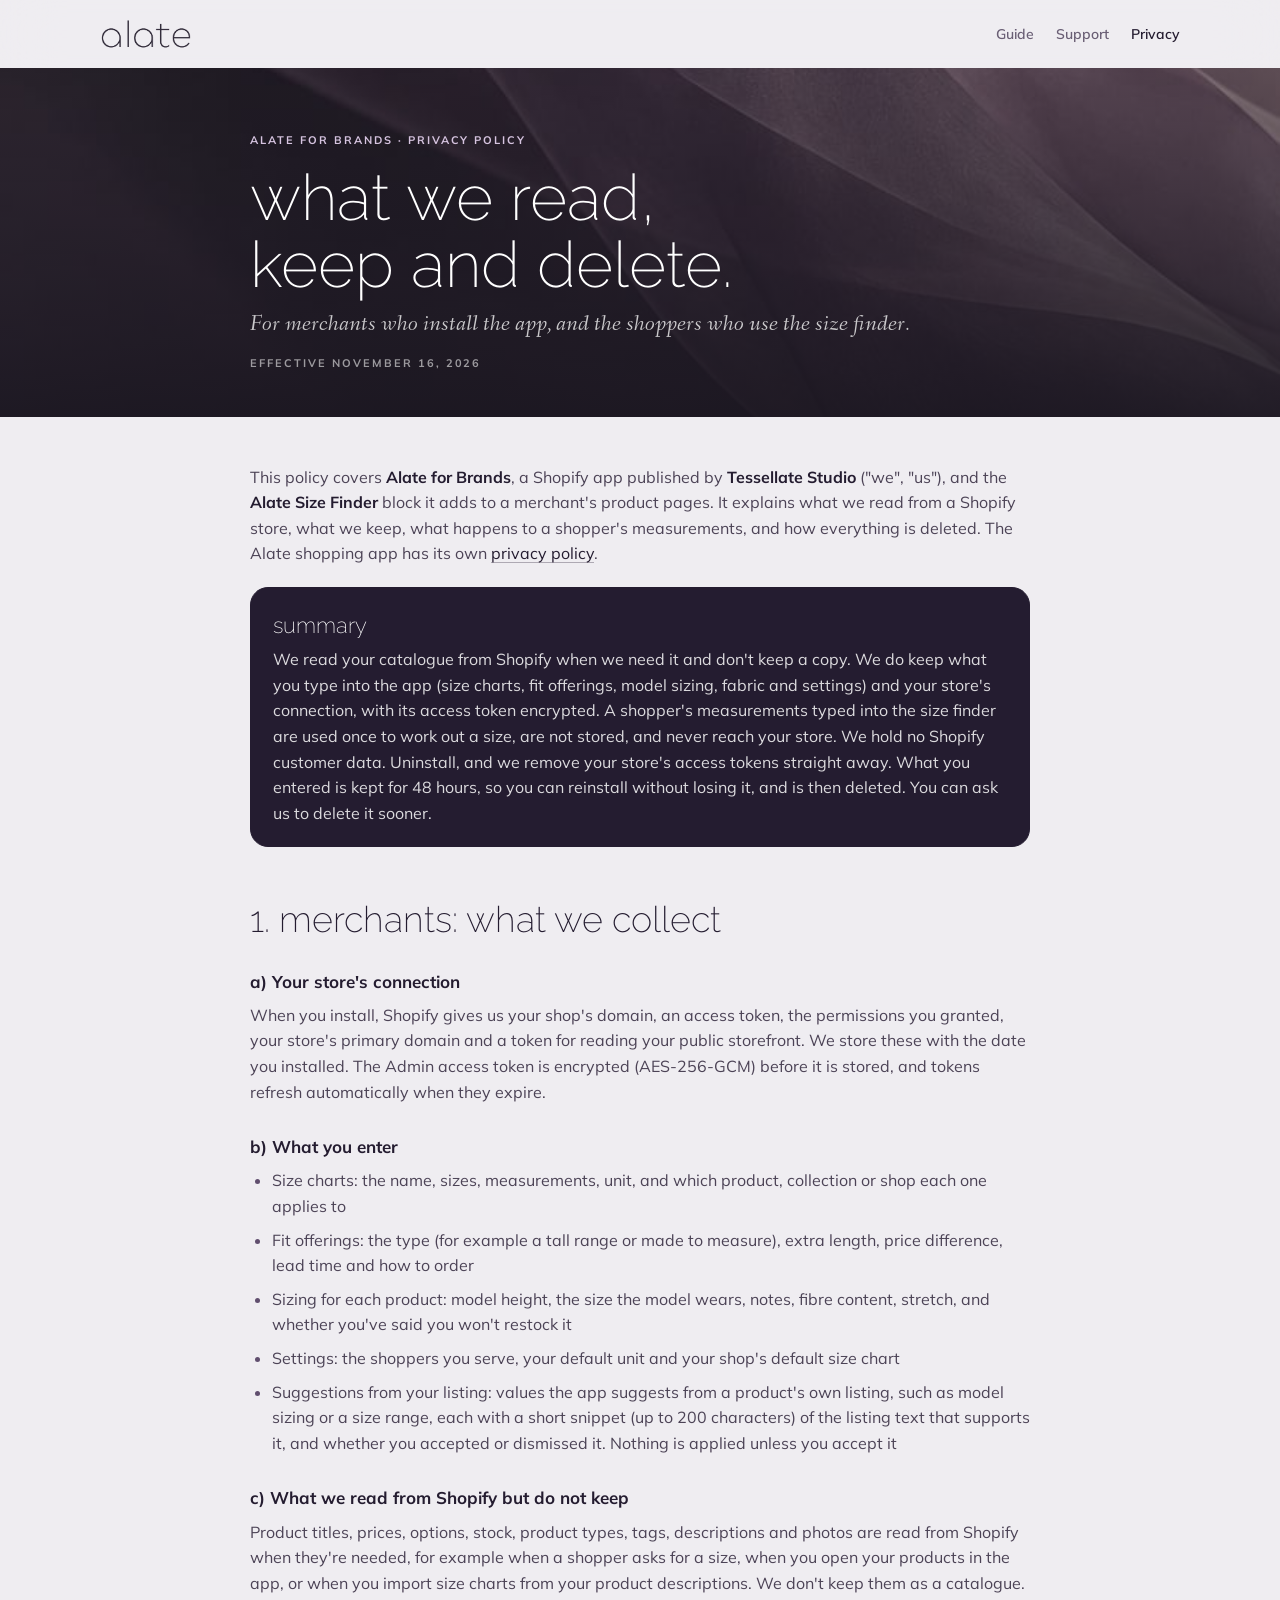
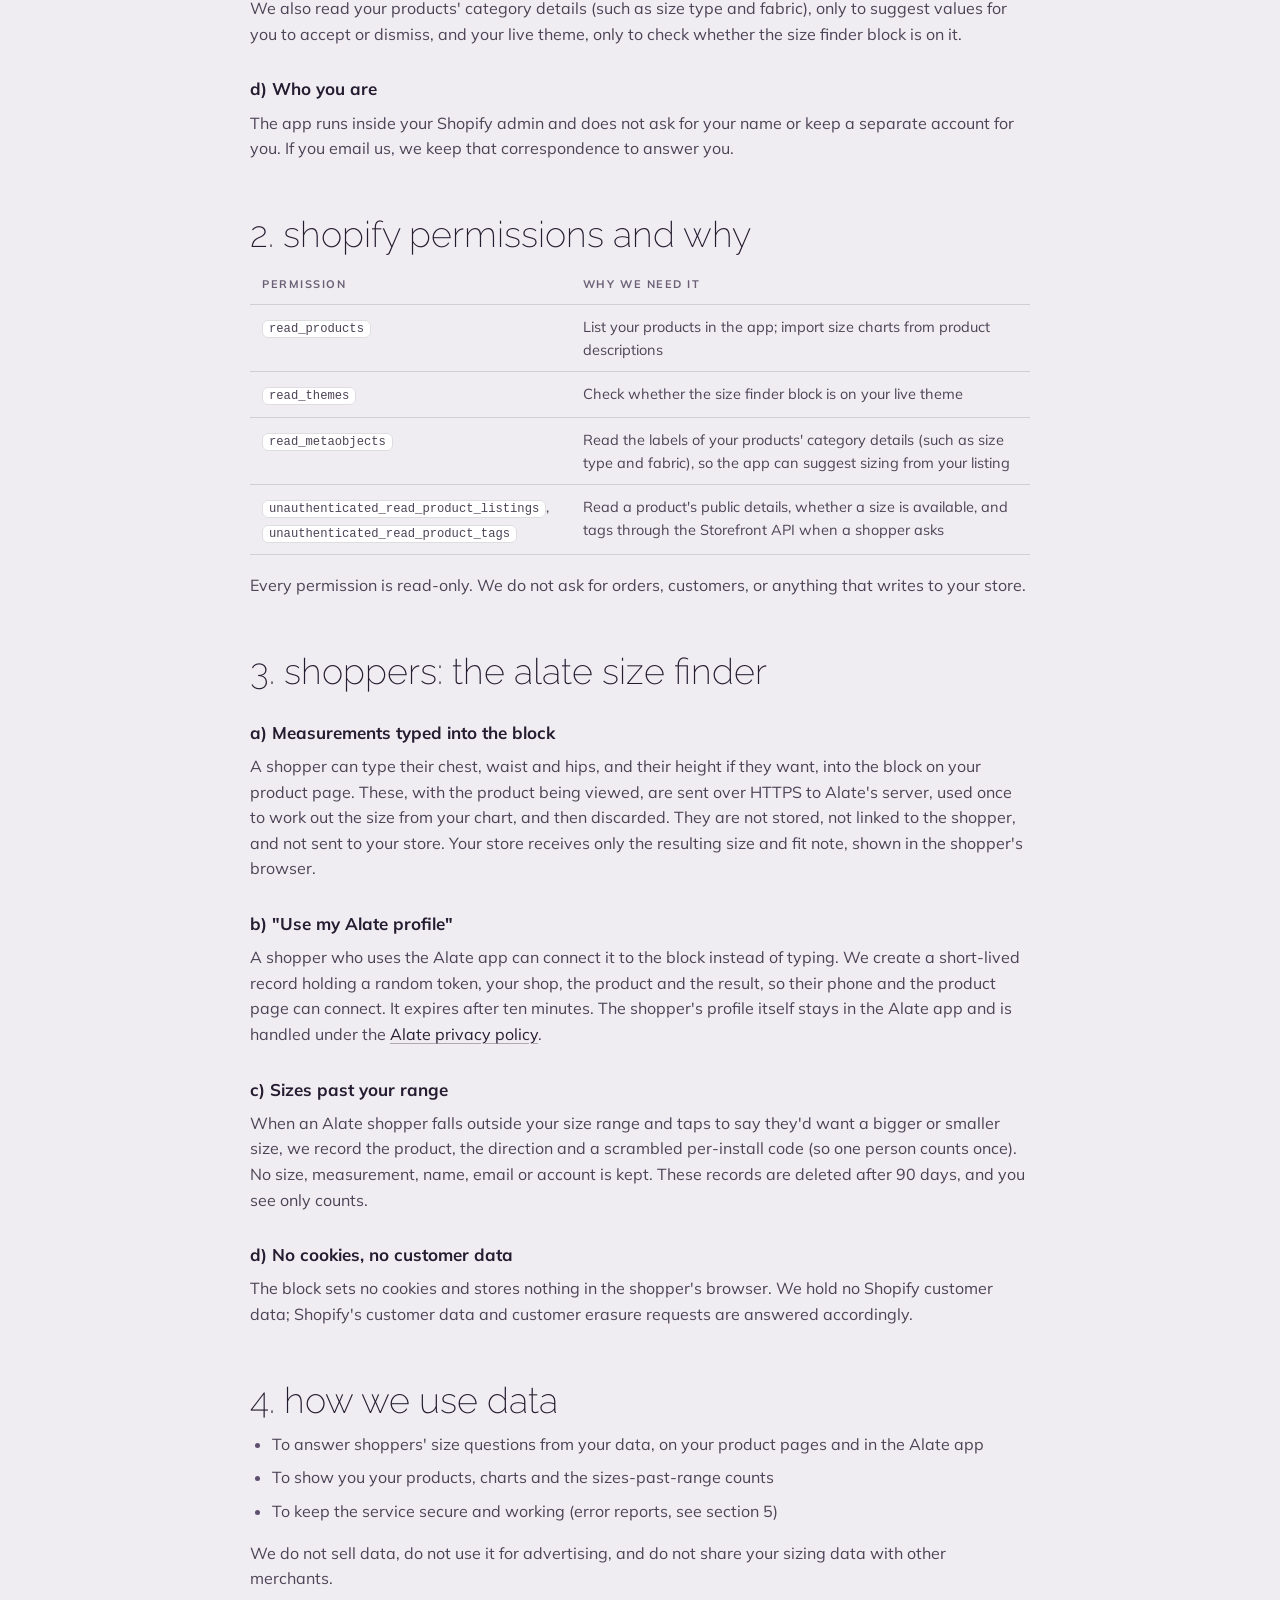
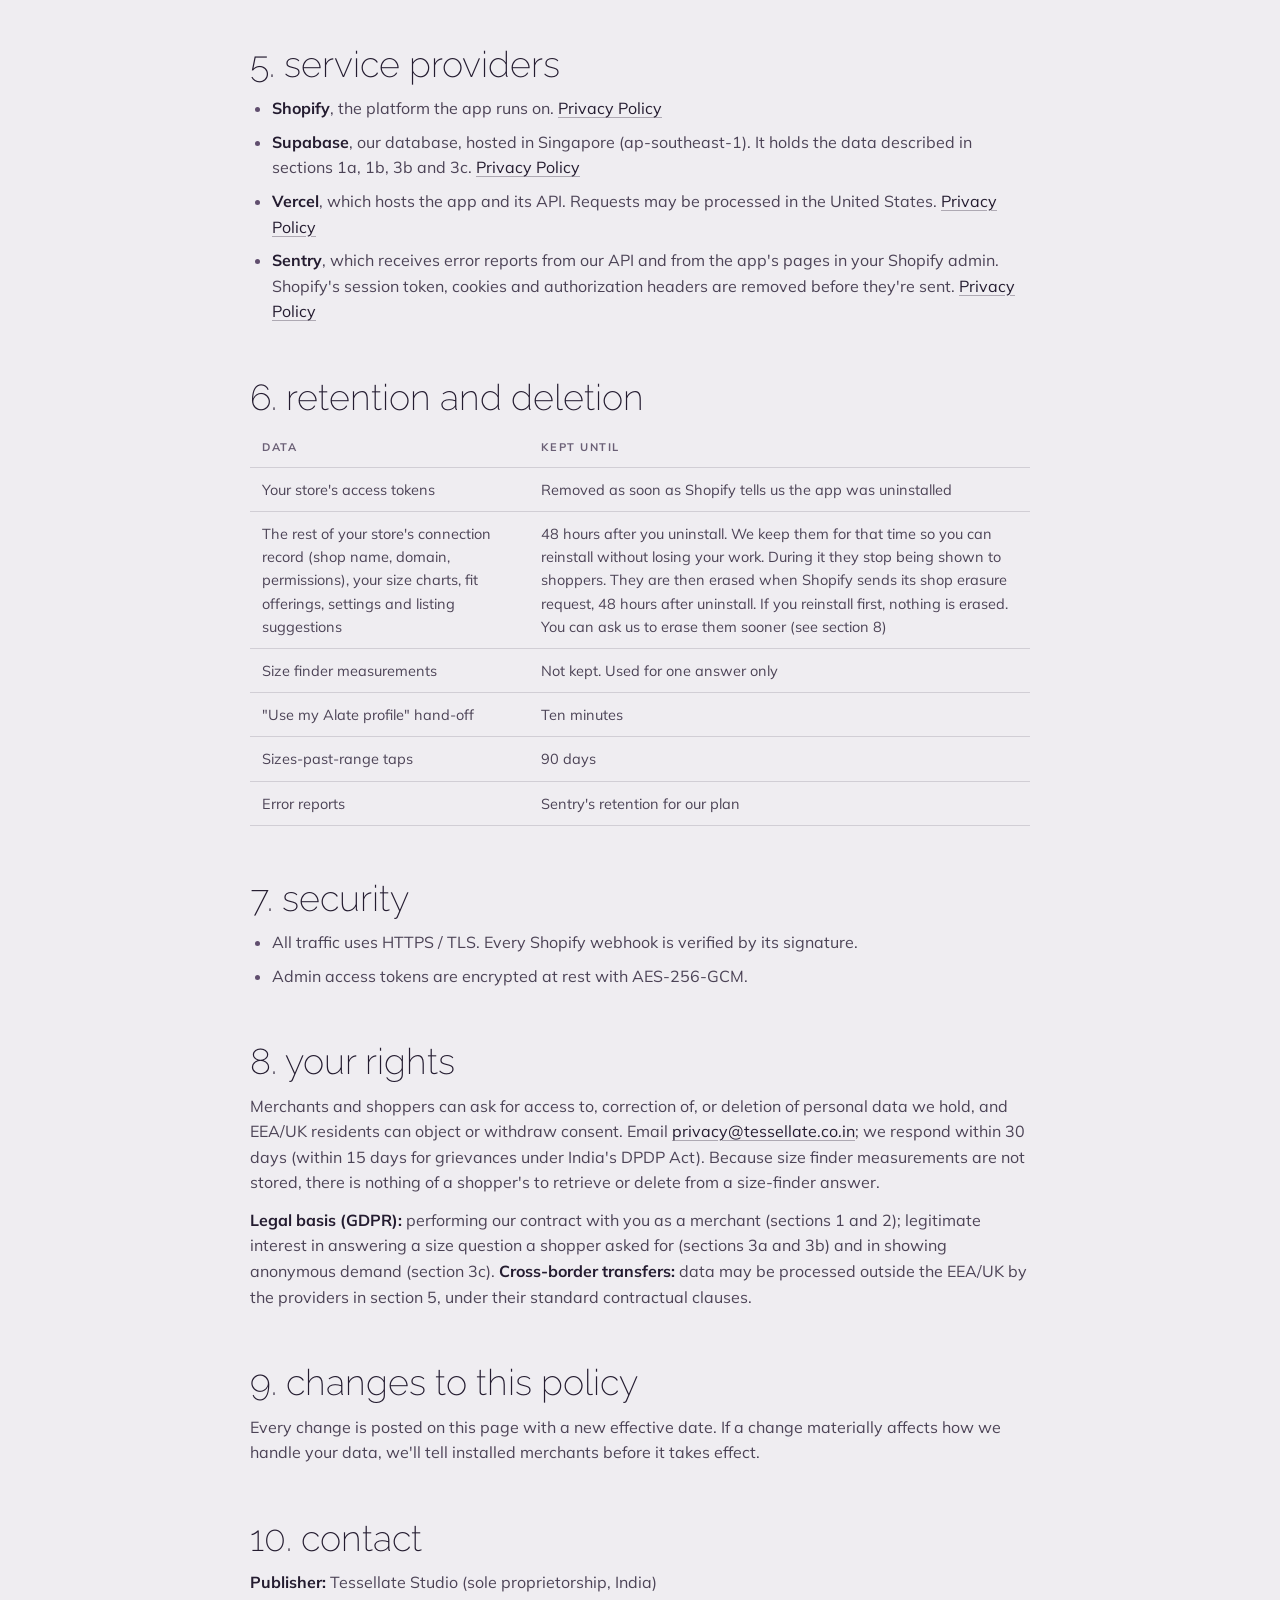
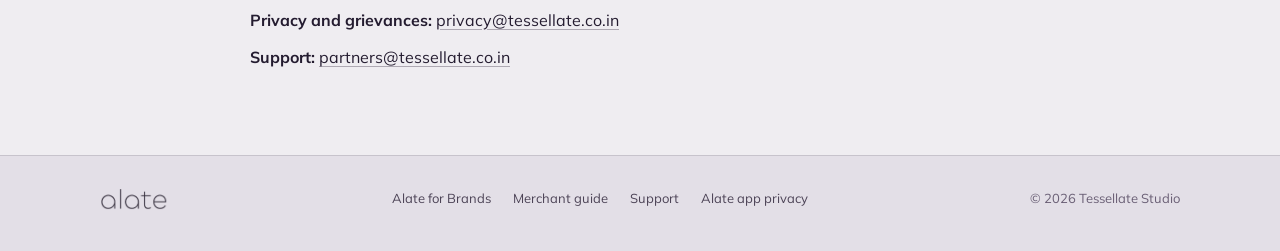
<file: alate/brands/privacy-policy.html>
<!DOCTYPE html>
<html lang="en">
<head>
<meta charset="UTF-8">
<meta name="viewport" content="width=device-width, initial-scale=1.0">
<title>Alate for Brands privacy policy</title>
<meta name="description" content="What the Alate for Brands Shopify app and the Alate Size Finder block read, keep and delete, for merchants and their shoppers.">
<meta name="theme-color" content="#efedf1">
<link rel="icon" type="image/png" href="../assets/icon.png">
<link rel="apple-touch-icon" href="../assets/icon.png">
<link rel="stylesheet" href="../assets/alate.css">
</head>
<body class="docs">
<a class="skip" href="#main">Skip to content</a>

<header class="nav">
  <div class="wrap">
    <a class="wordmark" href="./" aria-label="Alate for Brands"><img src="../assets/img/wordmark-dark.png" alt="alate" width="94" height="30"></a>
    <nav class="nav-links" aria-label="Primary">
      <a href="guide.html">Guide</a>
      <a href="support.html">Support</a>
      <a class="hide-sm" href="privacy-policy.html" aria-current="page">Privacy</a>
    </nav>
  </div>
</header>

<section class="doc-hero" style="background-image:url(../assets/img/privacy.jpg)">
  <div class="wrap">
    <p class="overline">Alate for Brands · privacy policy</p>
    <h1>what we read, keep and delete.</h1>
    <p class="italic-line">For merchants who install the app, and the shoppers who use the size finder.</p>
    <p class="date">Effective November 16, 2026</p>
  </div>
</section>

<main class="doc" id="main">

  <p>This policy covers <strong>Alate for Brands</strong>, a Shopify app published by <strong>Tessellate Studio</strong> ("we", "us"), and the <strong>Alate Size Finder</strong> block it adds to a merchant's product pages. It explains what we read from a Shopify store, what we keep, what happens to a shopper's measurements, and how everything is deleted. The Alate shopping app has its own <a href="../privacy-policy.html">privacy policy</a>.</p>

  <div class="callout dark">
    <p><strong>Summary</strong>We read your catalogue from Shopify when we need it and don't keep a copy. We do keep what you type into the app (size charts, fit offerings, model sizing, fabric and settings) and your store's connection, with its access token encrypted. A shopper's measurements typed into the size finder are used once to work out a size, are not stored, and never reach your store. We hold no Shopify customer data. Uninstall, and we remove your store's access tokens straight away. What you entered is kept for 48 hours, so you can reinstall without losing it, and is then deleted. You can ask us to delete it sooner.</p>
  </div>

  <h2>1. Merchants: what we collect</h2>
  <h3>a) Your store's connection</h3>
  <p>When you install, Shopify gives us your shop's domain, an access token, the permissions you granted, your store's primary domain and a token for reading your public storefront. We store these with the date you installed. The Admin access token is encrypted (AES-256-GCM) before it is stored, and tokens refresh automatically when they expire.</p>
  <h3>b) What you enter</h3>
  <ul>
    <li>Size charts: the name, sizes, measurements, unit, and which product, collection or shop each one applies to</li>
    <li>Fit offerings: the type (for example a tall range or made to measure), extra length, price difference, lead time and how to order</li>
    <li>Sizing for each product: model height, the size the model wears, notes, fibre content, stretch, and whether you've said you won't restock it</li>
    <li>Settings: the shoppers you serve, your default unit and your shop's default size chart</li>
    <li>Suggestions from your listing: values the app suggests from a product's own listing, such as model sizing or a size range, each with a short snippet (up to 200 characters) of the listing text that supports it, and whether you accepted or dismissed it. Nothing is applied unless you accept it</li>
  </ul>
  <h3>c) What we read from Shopify but do not keep</h3>
  <p>Product titles, prices, options, stock, product types, tags, descriptions and photos are read from Shopify when they're needed, for example when a shopper asks for a size, when you open your products in the app, or when you import size charts from your product descriptions. We don't keep them as a catalogue. We also read your products' category details (such as size type and fabric), only to suggest values for you to accept or dismiss, and your live theme, only to check whether the size finder block is on it.</p>
  <h3>d) Who you are</h3>
  <p>The app runs inside your Shopify admin and does not ask for your name or keep a separate account for you. If you email us, we keep that correspondence to answer you.</p>

  <h2>2. Shopify permissions and why</h2>
  <table>
    <thead><tr><th>Permission</th><th>Why we need it</th></tr></thead>
    <tbody>
      <tr><td><code>read_products</code></td><td>List your products in the app; import size charts from product descriptions</td></tr>
      <tr><td><code>read_themes</code></td><td>Check whether the size finder block is on your live theme</td></tr>
      <tr><td><code>read_metaobjects</code></td><td>Read the labels of your products' category details (such as size type and fabric), so the app can suggest sizing from your listing</td></tr>
      <tr><td><code>unauthenticated_read_product_listings</code>, <code>unauthenticated_read_product_tags</code></td><td>Read a product's public details, whether a size is available, and tags through the Storefront API when a shopper asks</td></tr>
    </tbody>
  </table>
  <p>Every permission is read-only. We do not ask for orders, customers, or anything that writes to your store.</p>

  <h2>3. Shoppers: the Alate Size Finder</h2>
  <h3>a) Measurements typed into the block</h3>
  <p>A shopper can type their chest, waist and hips, and their height if they want, into the block on your product page. These, with the product being viewed, are sent over HTTPS to Alate's server, used once to work out the size from your chart, and then discarded. They are not stored, not linked to the shopper, and not sent to your store. Your store receives only the resulting size and fit note, shown in the shopper's browser.</p>
  <h3>b) "Use my Alate profile"</h3>
  <p>A shopper who uses the Alate app can connect it to the block instead of typing. We create a short-lived record holding a random token, your shop, the product and the result, so their phone and the product page can connect. It expires after ten minutes. The shopper's profile itself stays in the Alate app and is handled under the <a href="../privacy-policy.html">Alate privacy policy</a>.</p>
  <h3>c) Sizes past your range</h3>
  <p>When an Alate shopper falls outside your size range and taps to say they'd want a bigger or smaller size, we record the product, the direction and a scrambled per-install code (so one person counts once). No size, measurement, name, email or account is kept. These records are deleted after 90 days, and you see only counts.</p>
  <h3>d) No cookies, no customer data</h3>
  <p>The block sets no cookies and stores nothing in the shopper's browser. We hold no Shopify customer data; Shopify's customer data and customer erasure requests are answered accordingly.</p>

  <h2>4. How we use data</h2>
  <ul>
    <li>To answer shoppers' size questions from your data, on your product pages and in the Alate app</li>
    <li>To show you your products, charts and the sizes-past-range counts</li>
    <li>To keep the service secure and working (error reports, see section 5)</li>
  </ul>
  <p>We do not sell data, do not use it for advertising, and do not share your sizing data with other merchants.</p>

  <h2>5. Service providers</h2>
  <ul>
    <li><strong>Shopify</strong>, the platform the app runs on. <a href="https://www.shopify.com/legal/privacy">Privacy Policy</a></li>
    <li><strong>Supabase</strong>, our database, hosted in Singapore (ap-southeast-1). It holds the data described in sections 1a, 1b, 3b and 3c. <a href="https://supabase.com/privacy">Privacy Policy</a></li>
    <li><strong>Vercel</strong>, which hosts the app and its API. Requests may be processed in the United States. <a href="https://vercel.com/legal/privacy-policy">Privacy Policy</a></li>
    <li><strong>Sentry</strong>, which receives error reports from our API and from the app's pages in your Shopify admin. Shopify's session token, cookies and authorization headers are removed before they're sent. <a href="https://sentry.io/privacy/">Privacy Policy</a></li>
  </ul>

  <h2>6. Retention and deletion</h2>
  <table>
    <thead><tr><th>Data</th><th>Kept until</th></tr></thead>
    <tbody>
      <tr><td>Your store's access tokens</td><td>Removed as soon as Shopify tells us the app was uninstalled</td></tr>
      <tr><td>The rest of your store's connection record (shop name, domain, permissions), your size charts, fit offerings, settings and listing suggestions</td><td>48 hours after you uninstall. We keep them for that time so you can reinstall without losing your work. During it they stop being shown to shoppers. They are then erased when Shopify sends its shop erasure request, 48 hours after uninstall. If you reinstall first, nothing is erased. You can ask us to erase them sooner (see section 8)</td></tr>
      <tr><td>Size finder measurements</td><td>Not kept. Used for one answer only</td></tr>
      <tr><td>"Use my Alate profile" hand-off</td><td>Ten minutes</td></tr>
      <tr><td>Sizes-past-range taps</td><td>90 days</td></tr>
      <tr><td>Error reports</td><td>Sentry's retention for our plan</td></tr>
    </tbody>
  </table>

  <h2>7. Security</h2>
  <ul>
    <li>All traffic uses HTTPS / TLS. Every Shopify webhook is verified by its signature.</li>
    <li>Admin access tokens are encrypted at rest with AES-256-GCM.</li>
  </ul>

  <h2>8. Your rights</h2>
  <p>Merchants and shoppers can ask for access to, correction of, or deletion of personal data we hold, and EEA/UK residents can object or withdraw consent. Email <a href="mailto:privacy@tessellate.co.in">privacy@tessellate.co.in</a>; we respond within 30 days (within 15 days for grievances under India's DPDP Act). Because size finder measurements are not stored, there is nothing of a shopper's to retrieve or delete from a size-finder answer.</p>
  <p><strong>Legal basis (GDPR):</strong> performing our contract with you as a merchant (sections 1 and 2); legitimate interest in answering a size question a shopper asked for (sections 3a and 3b) and in showing anonymous demand (section 3c). <strong>Cross-border transfers:</strong> data may be processed outside the EEA/UK by the providers in section 5, under their standard contractual clauses.</p>

  <h2>9. Changes to this policy</h2>
  <p>Every change is posted on this page with a new effective date. If a change materially affects how we handle your data, we'll tell installed merchants before it takes effect.</p>

  <h2>10. Contact</h2>
  <p><strong>Publisher:</strong> Tessellate Studio (sole proprietorship, India)</p>
  <p><strong>Privacy and grievances:</strong> <a href="mailto:privacy@tessellate.co.in">privacy@tessellate.co.in</a></p>
  <p><strong>Support:</strong> <a href="mailto:partners@tessellate.co.in">partners@tessellate.co.in</a></p>
</main>

<footer class="foot">
  <div class="wrap">
    <a class="wordmark" href="./"><img src="../assets/img/wordmark-dark.png" alt="alate" width="69" height="22"></a>
    <ul>
      <li><a href="./">Alate for Brands</a></li>
      <li><a href="guide.html">Merchant guide</a></li>
      <li><a href="support.html">Support</a></li>
      <li><a href="../privacy-policy.html">Alate app privacy</a></li>
    </ul>
    <p class="copy">© 2026 Tessellate Studio</p>
  </div>
</footer>
</body>
</html>
</file>
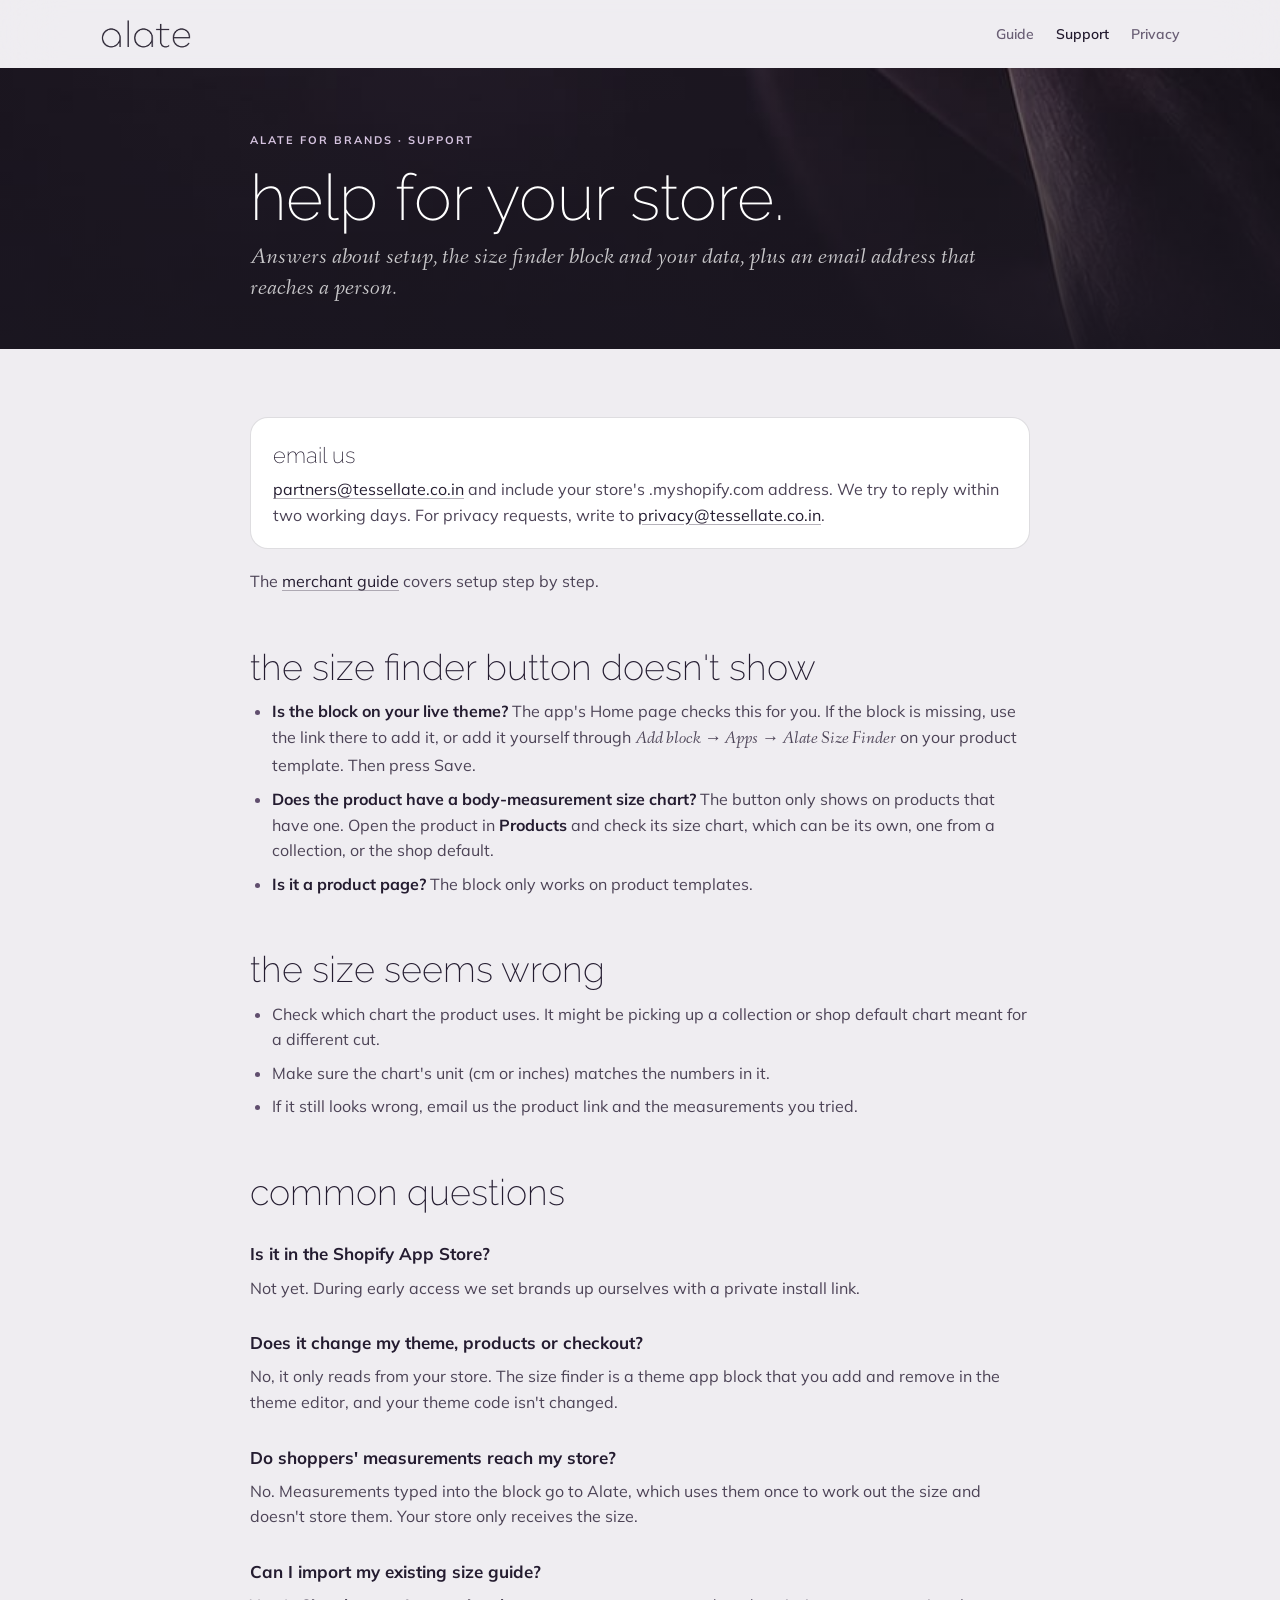
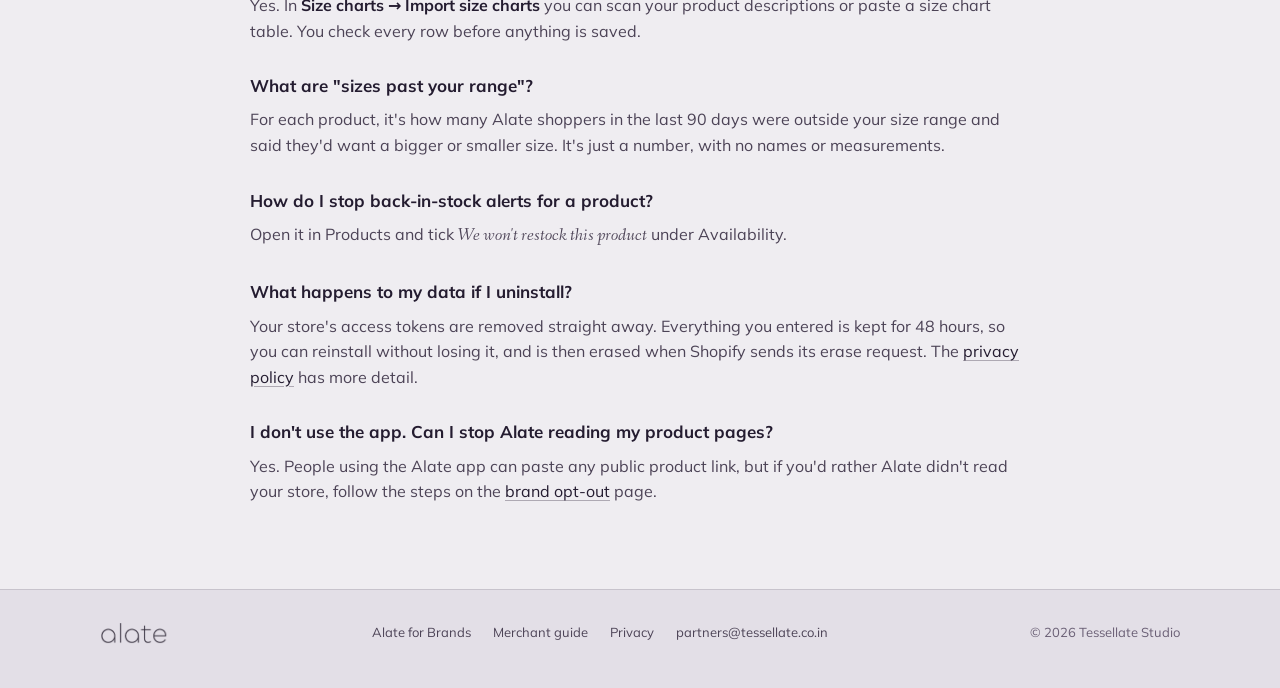
<file: alate/brands/support.html>
<!DOCTYPE html>
<html lang="en">
<head>
<meta charset="UTF-8">
<meta name="viewport" content="width=device-width, initial-scale=1.0">
<title>Alate for Brands support</title>
<meta name="description" content="Help with Alate for Brands, the Shopify app: contact, common questions, and troubleshooting the Alate Size Finder block.">
<meta name="theme-color" content="#efedf1">
<link rel="icon" type="image/png" href="../assets/icon.png">
<link rel="apple-touch-icon" href="../assets/icon.png">
<link rel="stylesheet" href="../assets/alate.css">
</head>
<body class="docs">
<a class="skip" href="#main">Skip to content</a>

<header class="nav">
  <div class="wrap">
    <a class="wordmark" href="./" aria-label="Alate for Brands"><img src="../assets/img/wordmark-dark.png" alt="alate" width="94" height="30"></a>
    <nav class="nav-links" aria-label="Primary">
      <a href="guide.html">Guide</a>
      <a href="support.html" aria-current="page">Support</a>
      <a class="hide-sm" href="privacy-policy.html">Privacy</a>
    </nav>
  </div>
</header>

<section class="doc-hero" style="background-image:url(../assets/img/how.jpg)">
  <div class="wrap">
    <p class="overline">Alate for Brands · support</p>
    <h1>help for your store.</h1>
    <p class="italic-line">Answers about setup, the size finder block and your data, plus an email address that reaches a person.</p>
  </div>
</section>

<main class="doc" id="main">
  <div class="callout">
    <p><strong>Email us</strong><a href="mailto:partners@tessellate.co.in?subject=Alate%20for%20Brands%20support">partners@tessellate.co.in</a> and include your store's .myshopify.com address. We try to reply within two working days. For privacy requests, write to <a href="mailto:privacy@tessellate.co.in">privacy@tessellate.co.in</a>.</p>
  </div>
  <p>The <a href="guide.html">merchant guide</a> covers setup step by step.</p>

  <h2>The size finder button doesn't show</h2>
  <ul>
    <li><strong>Is the block on your live theme?</strong> The app's Home page checks this for you. If the block is missing, use the link there to add it, or add it yourself through <em>Add block → Apps → Alate Size Finder</em> on your product template. Then press Save.</li>
    <li><strong>Does the product have a body-measurement size chart?</strong> The button only shows on products that have one. Open the product in <strong>Products</strong> and check its size chart, which can be its own, one from a collection, or the shop default.</li>
    <li><strong>Is it a product page?</strong> The block only works on product templates.</li>
  </ul>

  <h2>The size seems wrong</h2>
  <ul>
    <li>Check which chart the product uses. It might be picking up a collection or shop default chart meant for a different cut.</li>
    <li>Make sure the chart's unit (cm or inches) matches the numbers in it.</li>
    <li>If it still looks wrong, email us the product link and the measurements you tried.</li>
  </ul>

  <h2>Common questions</h2>
  <h3>Is it in the Shopify App Store?</h3>
  <p>Not yet. During early access we set brands up ourselves with a private install link.</p>
  <h3>Does it change my theme, products or checkout?</h3>
  <p>No, it only reads from your store. The size finder is a theme app block that you add and remove in the theme editor, and your theme code isn't changed.</p>
  <h3>Do shoppers' measurements reach my store?</h3>
  <p>No. Measurements typed into the block go to Alate, which uses them once to work out the size and doesn't store them. Your store only receives the size.</p>
  <h3>Can I import my existing size guide?</h3>
  <p>Yes. In <strong>Size charts → Import size charts</strong> you can scan your product descriptions or paste a size chart table. You check every row before anything is saved.</p>
  <h3>What are "sizes past your range"?</h3>
  <p>For each product, it's how many Alate shoppers in the last 90 days were outside your size range and said they'd want a bigger or smaller size. It's just a number, with no names or measurements.</p>
  <h3>How do I stop back-in-stock alerts for a product?</h3>
  <p>Open it in Products and tick <em>We won't restock this product</em> under Availability.</p>
  <h3>What happens to my data if I uninstall?</h3>
  <p>Your store's access tokens are removed straight away. Everything you entered is kept for 48 hours, so you can reinstall without losing it, and is then erased when Shopify sends its erase request. The <a href="privacy-policy.html">privacy policy</a> has more detail.</p>
  <h3>I don't use the app. Can I stop Alate reading my product pages?</h3>
  <p>Yes. People using the Alate app can paste any public product link, but if you'd rather Alate didn't read your store, follow the steps on the <a href="../brand-optout.html">brand opt-out</a> page.</p>
</main>

<footer class="foot">
  <div class="wrap">
    <a class="wordmark" href="./"><img src="../assets/img/wordmark-dark.png" alt="alate" width="69" height="22"></a>
    <ul>
      <li><a href="./">Alate for Brands</a></li>
      <li><a href="guide.html">Merchant guide</a></li>
      <li><a href="privacy-policy.html">Privacy</a></li>
      <li><a href="mailto:partners@tessellate.co.in">partners@tessellate.co.in</a></li>
    </ul>
    <p class="copy">© 2026 Tessellate Studio</p>
  </div>
</footer>
</body>
</html>
</file>
<file: alate/assets/alate.css>
/* Alate pages — shared styles.
   Mirrors the app's photo-led design (alate rfd-006; mobile/src/constants/theme.ts
   `homeMerged` + `photoLedFont`), as of 2026-10-16:
   - ground #1a1620 → #221d29, panel #15121b, card #2f2937, lilac #e9dcf0
   - light photo-led pages: paper #efedf1, ink #4c4356
   - Raleway ExtraLight (lowercase display), Mulish (body), Fanwood + Italic
     (product names, the italic line), Ostrich Sans Light (numerals).
   The "alate" wordmark is set in Chillax Light in the app. Chillax's licence
   (ITF FFL) forbids handing the font file out, so the site uses a picture of
   the word (img/wordmark-*.png), never the font. All other faces are OFL. */

@font-face { font-family: 'Raleway'; font-weight: 200; font-display: swap; src: url(fonts/Raleway-ExtraLight.otf) format('opentype'); }
@font-face { font-family: 'Mulish'; font-weight: 400; font-display: swap; src: url(fonts/Mulish-Regular.ttf) format('truetype'); }
@font-face { font-family: 'Mulish'; font-weight: 600; font-display: swap; src: url(fonts/Mulish-SemiBold.ttf) format('truetype'); }
@font-face { font-family: 'Mulish'; font-weight: 700; font-display: swap; src: url(fonts/Mulish-Bold.ttf) format('truetype'); }
@font-face { font-family: 'Fanwood'; font-style: normal; font-display: swap; src: url(fonts/Fanwood.otf) format('opentype'); }
@font-face { font-family: 'Fanwood'; font-style: italic; font-display: swap; src: url(fonts/Fanwood-Italic.otf) format('opentype'); }
@font-face { font-family: 'Ostrich Sans'; font-weight: 300; font-display: swap; src: url(fonts/OstrichSans-Light.otf) format('opentype'); }

:root {
  /* Ground (the app's plum canvas) */
  --ground: #1a1620;
  --ground-2: #221d29;
  --ground-deep: #120f16;
  --panel: #15121b;
  --tray: #1d1924;
  --card: #2f2937;
  --row: #2a2431;
  --raised: #39323f;
  /* Lilac accents */
  --lilac: #e9dcf0;
  --lilac-2: #d6c4e0;
  --lilac-3: #786486;
  --plum: #604e6e;
  --dot: #c98a6b;
  /* Fit statuses, as on the card */
  --great: #8fd6a6;
  --concern: #d8a87e;
  --poor: #d69595;
  --outside: #9cc5da;
  --budget: #e0b48f;
  /* Text on the dark ground */
  --on: #ffffff;
  --on-2: rgba(255, 255, 255, 0.76);
  --on-3: rgba(255, 255, 255, 0.56);
  --hair: rgba(255, 255, 255, 0.14);
  /* Light photo-led pages */
  --paper: #efedf1;
  --paper-2: #e3dfe7;
  --ink: #4c4356;
  --ink-strong: #241c30;
  --ink-muted: #6a5f75;
  --line: rgba(76, 67, 86, 0.18);
  /* Shape */
  --r-card: 22px;
  --r-row: 18px;
  --r-sheet: 28px;
  /* Faces */
  --display: 'Raleway', 'Helvetica Neue', Arial, sans-serif;
  --body: 'Mulish', system-ui, -apple-system, 'Segoe UI', sans-serif;
  --serif: 'Fanwood', Georgia, 'Times New Roman', serif;
  --numeral: 'Ostrich Sans', 'Arial Narrow', sans-serif;
  --gutter: clamp(16px, 4vw, 40px);
}

* { box-sizing: border-box; }
html { background: var(--ground); -webkit-text-size-adjust: 100%; }
body {
  margin: 0;
  background: var(--ground);
  color: var(--on);
  font-family: var(--body);
  font-size: 16px;
  line-height: 1.6;
  -webkit-font-smoothing: antialiased;
  overflow-x: hidden;
}
a { color: inherit; }
h1, h2, h3, h4 { font-weight: 400; margin: 0; }
p { margin: 0; }
ul, ol { margin: 0; padding: 0; }
ul { list-style: none; }
button { font: inherit; color: inherit; }
img { max-width: 100%; }
.sr-only { position: absolute; width: 1px; height: 1px; overflow: hidden; clip: rect(0 0 0 0); white-space: nowrap; }
:focus-visible { outline: 2px solid var(--lilac); outline-offset: 3px; border-radius: 6px; }
.skip { position: absolute; left: 16px; top: -60px; z-index: 100; background: var(--lilac); color: var(--ink-strong); padding: 10px 16px; border-radius: 999px; text-decoration: none; font-weight: 700; font-size: 14px; }
.skip:focus { top: 12px; }

.wrap { max-width: 1160px; margin: 0 auto; padding: 0 var(--gutter); }

/* ---------- Type roles (from photoLedFont) ---------- */
.overline {
  font-family: var(--body); font-weight: 700; font-size: 11px;
  letter-spacing: 0.18em; text-transform: uppercase; color: var(--lilac-2);
  margin: 0 0 14px;
}
.display {
  font-family: var(--display); font-weight: 200; text-transform: lowercase;
  letter-spacing: 0.01em; line-height: 1.04; text-wrap: balance;
}
.italic-line { font-family: var(--serif); font-style: italic; font-size: clamp(19px, 2vw, 23px); line-height: 1.35; color: var(--on-2); }
.lede { font-size: 17px; color: var(--on-2); max-width: 36em; }
.num { font-family: var(--numeral); font-weight: 300; letter-spacing: 0.04em; }

/* ---------- Buttons ---------- */
.pill {
  display: inline-flex; align-items: center; justify-content: center; gap: 8px;
  background: var(--lilac); color: var(--ink-strong);
  border: 0; border-radius: 9999px; padding: 13px 24px;
  font-family: var(--body); font-weight: 700; font-size: 15px; letter-spacing: 0.01em;
  text-decoration: none; cursor: pointer; transition: background 140ms ease, transform 140ms ease;
}
.pill:hover { background: #fff; }
.pill:active { transform: scale(0.98); }
.pill.frost { background: rgba(47, 41, 55, 0.8); color: var(--on); border: 1px solid var(--hair); backdrop-filter: blur(20px); -webkit-backdrop-filter: blur(20px); }
.pill.frost:hover { background: var(--raised); }
.ghost {
  display: inline-block; background: none; border: 0; padding: 12px 2px; cursor: pointer;
  color: var(--on-2); font-weight: 600; font-size: 15px; text-decoration: none;
  border-bottom: 1px solid var(--hair);
}
.ghost:hover { color: var(--on); border-color: var(--on-2); }
.cta-row { display: flex; gap: 20px; align-items: center; flex-wrap: wrap; }

/* ---------- Top bar ---------- */
.nav {
  position: fixed; inset: 0 0 auto 0; z-index: 50;
  /* Translucent frosted glass: the page shows through as colour, but the
     heavy blur keeps text scrolling behind it from reading through. */
  background: rgba(26, 22, 32, 0.55);
  backdrop-filter: blur(28px) saturate(140%); -webkit-backdrop-filter: blur(28px) saturate(140%);
}
.nav .wrap { display: flex; align-items: center; justify-content: space-between; height: 68px; gap: 16px; }
.wordmark { display: inline-block; line-height: 0; text-decoration: none; }
.wordmark img { height: 30px; width: auto; display: block; }
.nav-links { display: flex; gap: 22px; align-items: center; }
.nav-links a:not(.pill) { font-size: 14px; font-weight: 600; text-decoration: none; color: var(--on-2); white-space: nowrap; }
.nav-links a:not(.pill):hover { color: var(--on); }
.nav-links .pill { padding: 9px 18px; font-size: 14px; }
@media (max-width: 720px) { .nav-links .hide-sm { display: none; } }
.nav { transition: background 200ms ease; }
.nav.on-paper { background: rgba(239, 237, 241, 0.6); }
.nav.on-paper .wordmark img { filter: brightness(0.19); }
.nav.on-paper .nav-links a:not(.pill) { color: var(--ink-muted); }
.nav.on-paper .nav-links a:not(.pill):hover { color: var(--ink-strong); }
.nav.on-paper .pill { background: var(--ink-strong); color: #fff; }

/* ---------- Deck: stacked panels that slide over each other ----------
   Each .panel is sticky; deck.js sets --stick so a panel taller than the
   screen scrolls fully before the next one slides over it, and --cover
   (0 → 1) as the next panel covers it, which recedes it like a card in
   the app's Home deck. */
.deck { position: relative; }
.panel {
  position: sticky; top: var(--stick, 0px);
  min-height: 100vh; min-height: 100svh;
  display: flex; flex-direction: column; justify-content: center;
  padding: 104px 0 72px;
  background: var(--ground);
  border-radius: var(--r-sheet) var(--r-sheet) 0 0;
  box-shadow: 0 -24px 60px rgba(0, 0, 0, 0.45);
  overflow: hidden;
  transform-origin: 50% 0;
}
.panel:first-child { border-radius: 0; box-shadow: none; }
.panel:focus { outline: none; }
.panel > .wrap { width: 100%; position: relative; z-index: 1; }
.panel::after {
  content: ''; position: absolute; inset: 0; pointer-events: none; z-index: 2;
  background: #000; opacity: calc(var(--cover, 0) * 0.55);
}
@media (prefers-reduced-motion: no-preference) {
  .panel { transform: scale(calc(1 - var(--cover, 0) * 0.06)); }
}
.panel.paper { background: var(--paper); color: var(--ink); }
.panel.paper .overline { color: var(--ink-muted); }
.panel.paper .lede, .panel.paper .italic-line { color: var(--ink); }
.panel.paper .display { color: var(--ink-strong); }
.panel.tray { background: var(--tray); }
.panel.photo { background: var(--ground) center / cover no-repeat; }
.panel.photo::before {
  content: ''; position: absolute; inset: 0; z-index: 0;
  background: linear-gradient(180deg, rgba(26, 22, 32, 0.2) 0%, rgba(34, 29, 41, 0.72) 55%, #1a1620 100%);
}
.panel-head { max-width: 760px; margin-bottom: 36px; }
.panel-head .display { font-size: clamp(38px, 5.6vw, 72px); margin-bottom: 14px; }
.panel-head .italic-line { margin-bottom: 14px; }

/* Side progress dots */
.dots {
  position: fixed; right: 18px; top: 50%; transform: translateY(-50%); z-index: 40;
  display: flex; flex-direction: column; gap: 12px;
}
.dots a { display: block; width: 8px; height: 8px; border-radius: 50%; background: rgba(255, 255, 255, 0.28); transition: transform 160ms ease, background 160ms ease; }
.dots a[aria-current="true"] { background: var(--lilac); transform: scale(1.5); }
.dots.on-paper a { background: rgba(76, 67, 86, 0.3); }
.dots.on-paper a[aria-current="true"] { background: var(--plum); }
@media (max-width: 900px) { .dots { display: none; } }

/* ---------- Hero ---------- */
.hero-grid { display: grid; grid-template-columns: 1.15fr 0.85fr; gap: 56px; align-items: end; }
.hero h1 { font-size: clamp(48px, 8vw, 104px); margin-bottom: 18px; }
.hero h1.long { font-size: clamp(42px, 6.2vw, 80px); }
.hero .italic-line { margin-bottom: 18px; max-width: 26em; }
.hero .lede { margin-bottom: 28px; }
.hero .note { margin-top: 16px; font-size: 13px; color: var(--on-3); max-width: 34em; }
.scroll-cue { position: absolute; left: 50%; bottom: 22px; transform: translateX(-50%); z-index: 3; color: var(--on-3); font-size: 12px; letter-spacing: 0.16em; text-transform: uppercase; text-decoration: none; }
@media (max-width: 860px) { .hero-grid { grid-template-columns: 1fr; gap: 36px; } }

/* ---------- Glass fit card (illustration) ---------- */
.glass {
  background: linear-gradient(160deg, rgba(255, 255, 255, 0.2), rgba(255, 255, 255, 0.09) 45%, rgba(255, 255, 255, 0.05));
  border: 1px solid rgba(255, 255, 255, 0.32);
  border-radius: var(--r-card);
  backdrop-filter: blur(28px); -webkit-backdrop-filter: blur(28px);
}
.fitcard { padding: 22px; max-width: 380px; width: 100%; margin-left: auto; box-shadow: 0 30px 80px rgba(0, 0, 0, 0.45); }
.fitcard .brand { font-size: 10px; font-weight: 700; letter-spacing: 0.18em; text-transform: uppercase; color: var(--on-3); }
.fitcard .name { font-family: var(--serif); font-size: 24px; line-height: 1.2; margin: 6px 0 2px; }
.fitcard .meta { font-size: 13px; color: var(--on-2); display: flex; gap: 8px; align-items: center; flex-wrap: wrap; }
.fitcard .verdict { margin: 16px 0 12px; display: flex; align-items: baseline; justify-content: space-between; gap: 12px; }
.fitcard .verdict .size { font-family: var(--display); font-weight: 200; font-size: 40px; line-height: 1; }
.fitcard .verdict .size b { font-weight: 200; color: var(--lilac); }
.fitcard .why { font-size: 12px; color: var(--on-2); }
.fitcard .rows { display: grid; gap: 8px; margin-top: 12px; }
.fitcard .row { display: flex; justify-content: space-between; gap: 10px; padding: 9px 12px; border-radius: 12px; background: rgba(255, 255, 255, 0.08); border: 1px solid rgba(255, 255, 255, 0.16); font-size: 13px; }
.fitcard .row span:first-child { color: var(--on-2); }
.fitcard .caption { margin-top: 12px; font-size: 11px; color: var(--on-3); text-align: center; }
.chip { display: inline-flex; align-items: center; gap: 6px; border-radius: 999px; padding: 3px 10px; font-size: 12px; font-weight: 600; border: 1px solid var(--hair); color: var(--on-2); white-space: nowrap; }
.chip.great { color: var(--great); border-color: rgba(143, 214, 166, 0.45); }
.chip.concern { color: var(--concern); border-color: rgba(216, 168, 126, 0.45); }
.chip.budget { color: var(--budget); border-color: rgba(224, 180, 143, 0.45); }
.chip.outside { color: var(--outside); border-color: rgba(156, 197, 218, 0.45); }
.chip.lit { background: var(--lilac); color: var(--ink-strong); border-color: var(--lilac); }
.dotmark { width: 7px; height: 7px; border-radius: 50%; background: currentColor; display: inline-block; }

/* ---------- Sliding card rail ---------- */
.rail-wrap { position: relative; }
.rail {
  display: grid; grid-auto-flow: column; grid-auto-columns: minmax(270px, 340px);
  gap: 16px; overflow-x: auto; overscroll-behavior-x: contain;
  scroll-snap-type: x mandatory; scroll-padding-inline: var(--gutter);
  padding: 6px var(--gutter) 22px; margin: 0 calc(var(--gutter) * -1);
  scrollbar-width: none;
}
.rail::-webkit-scrollbar { display: none; }
.rail > * { scroll-snap-align: start; }
@media (max-width: 560px) { .rail { grid-auto-columns: 84%; } }
.rail-ctrl { display: flex; align-items: center; justify-content: space-between; gap: 16px; margin-top: 4px; }
.rail-dots { display: flex; gap: 6px; flex-wrap: wrap; }
.rail-dots button { width: 22px; height: 4px; border-radius: 4px; border: 0; padding: 0; background: var(--hair); cursor: pointer; transition: background 160ms ease, width 160ms ease; }
.rail-dots button[aria-current="true"] { background: var(--lilac); width: 36px; }
.rail-btns { display: flex; gap: 8px; }
.rail-btns button {
  width: 44px; height: 44px; border-radius: 50%; cursor: pointer;
  background: rgba(47, 41, 55, 0.8); border: 1px solid var(--hair); color: var(--on);
  display: inline-flex; align-items: center; justify-content: center;
}
.rail-btns button:disabled { opacity: 0.35; cursor: default; }
.rail-btns svg { width: 18px; height: 18px; stroke: currentColor; fill: none; stroke-width: 1.8; stroke-linecap: round; stroke-linejoin: round; }
.paper .rail-dots button { background: var(--line); }
.paper .rail-dots button[aria-current="true"] { background: var(--plum); }
.paper .rail-btns button { background: #fff; color: var(--ink-strong); border-color: var(--line); }

/* Cards in a rail */
.card {
  position: relative; border-radius: var(--r-card); padding: 24px 22px 22px;
  background: var(--card); border: 1px solid var(--hair);
  display: flex; flex-direction: column; gap: 10px; min-height: 250px;
}
.card .idx { font-family: var(--numeral); font-weight: 300; font-size: 44px; line-height: 1; color: var(--lilac-2); }
.card h3 { font-family: var(--display); font-weight: 200; font-size: 28px; line-height: 1.12; text-transform: lowercase; }
.card p { font-size: 14.5px; color: var(--on-2); }
.card .tag { align-self: flex-start; margin-top: auto; }
.card .sample { margin-top: auto; padding-top: 6px; font-family: var(--serif); font-style: italic; font-size: 16px; color: var(--lilac); }
.card.lit { background: linear-gradient(160deg, rgba(255,255,255,.2), rgba(255,255,255,.09) 45%, rgba(255,255,255,.05)), var(--card); border-color: rgba(255, 255, 255, 0.32); }
.paper .card { background: #fff; border-color: var(--line); }
.paper .card h3 { color: var(--ink-strong); }
.paper .card p { color: var(--ink); }
.paper .card .idx { color: var(--plum); }
.paper .card .sample { color: var(--plum); }
.paper .chip { color: var(--ink); border-color: var(--line); }

/* ---------- Plain grids inside panels ---------- */
.split { display: grid; grid-template-columns: 1fr 1fr; gap: 48px; align-items: start; }
@media (max-width: 860px) { .split { grid-template-columns: 1fr; gap: 28px; } }
.dash { display: grid; gap: 14px; }
/* Bullets are small lilac dots with a soft ring, like the app's selected chips. */
.dash li { position: relative; padding-left: 26px; color: var(--on-2); }
.dash li::before { content: ''; position: absolute; left: 3px; top: 0.62em; width: 7px; height: 7px; border-radius: 50%; background: var(--lilac); box-shadow: 0 0 0 3px rgba(233, 220, 240, 0.16); }
.paper .dash li::before { background: var(--plum); box-shadow: 0 0 0 3px rgba(96, 78, 110, 0.14); }
.paper .dash li { color: var(--ink); }

/* Data ledger: what's needed / read / kept / never */
.ledger { display: grid; grid-template-columns: repeat(3, 1fr); gap: 14px; }
@media (max-width: 960px) { .ledger { grid-template-columns: 1fr 1fr; } }
@media (max-width: 600px) { .ledger { grid-template-columns: 1fr; } }
.ledger .cell { border-radius: var(--r-row); padding: 20px 20px 18px; background: #fff; border: 1px solid var(--line); }
.ledger .cell h3 { font-family: var(--body); font-weight: 700; font-size: 12px; letter-spacing: 0.16em; text-transform: uppercase; color: var(--ink-muted); margin-bottom: 10px; display: flex; align-items: center; gap: 8px; }
.ledger .cell p, .ledger .cell li { font-size: 14px; color: var(--ink); }
.ledger .cell ul { display: grid; gap: 6px; }
.ledger .cell li { padding-left: 16px; position: relative; }
.ledger .cell li::before { content: '·'; position: absolute; left: 4px; color: var(--plum); font-weight: 700; }
.ledger .cell.never { background: var(--ink-strong); border-color: var(--ink-strong); }
.ledger .cell.never h3 { color: var(--lilac-2); }
.ledger .cell.never li { color: rgba(255, 255, 255, 0.82); }
.ledger .cell.never li::before { color: var(--lilac); }
.ledger-foot { margin-top: 18px; font-size: 14px; color: var(--ink); }
.ledger-foot a { color: var(--ink-strong); font-weight: 600; }

/* FAQ */
.faq { border-top: 1px solid var(--hair); }
.faq details { border-bottom: 1px solid var(--hair); }
.faq summary { cursor: pointer; list-style: none; padding: 18px 44px 18px 0; font-weight: 600; font-size: 16px; position: relative; }
.faq summary::-webkit-details-marker { display: none; }
.faq summary::after { content: '+'; position: absolute; right: 6px; top: 12px; font-family: var(--display); font-size: 28px; color: var(--on-3); }
.faq details[open] summary::after { content: '–'; }
.faq details > div { padding: 0 0 20px; font-size: 15px; color: var(--on-2); max-width: 46em; display: grid; gap: 10px; }
.paper .faq { border-color: var(--line); }
.paper .faq details { border-color: var(--line); }
.paper .faq summary { color: var(--ink-strong); }
.paper .faq details > div { color: var(--ink); }

/* Closing panel footer */
.end { text-align: center; }
.end .display { font-size: clamp(40px, 6vw, 80px); margin-bottom: 16px; }
.end .lede { margin: 0 auto 28px; }
.end .cta-row { justify-content: center; }

/* ---------- Footer (shared) ---------- */
.foot { position: relative; z-index: 3; background: var(--ground-deep); border-top: 1px solid var(--hair); padding: 32px 0 44px; font-size: 13px; color: var(--on-3); }
.foot .wrap { display: flex; flex-wrap: wrap; align-items: center; justify-content: space-between; gap: 16px 32px; }
.foot .wordmark img { height: 22px; }
.foot ul { display: flex; flex-wrap: wrap; gap: 8px 22px; }
.foot a { text-decoration: none; color: var(--on-2); }
.foot a:hover { color: var(--on); text-decoration: underline; }
.foot .copy { margin: 0; }
@media (max-width: 640px) { .foot .wrap { flex-direction: column; align-items: flex-start; } }

/* ---------- Contact sheet ---------- */
dialog.contact {
  border: 1px solid var(--hair); border-radius: var(--r-sheet); padding: 0;
  width: min(92vw, 480px); background: var(--tray); color: var(--on);
  box-shadow: 0 30px 80px rgba(0, 0, 0, 0.55);
}
dialog.contact::backdrop { background: rgba(18, 15, 22, 0.7); backdrop-filter: blur(4px); }
dialog.contact form { padding: 30px 28px 26px; }
dialog.contact h2 { font-family: var(--display); font-weight: 200; font-size: 32px; line-height: 1.1; text-transform: lowercase; margin: 0 0 10px; }
dialog.contact p { font-size: 14.5px; color: var(--on-2); }
dialog.contact .addr { margin: 20px 0 14px; display: flex; gap: 10px; align-items: center; flex-wrap: wrap; background: var(--row); border: 1px solid var(--hair); border-radius: var(--r-row); padding: 10px 10px 10px 16px; }
dialog.contact .addr code { font-family: var(--body); font-size: 15px; font-weight: 600; flex: 1; word-break: break-all; }
dialog.contact .addr .pill { padding: 9px 16px; font-size: 13px; }
dialog.contact .row { display: flex; justify-content: space-between; align-items: center; gap: 12px; margin-top: 18px; }
dialog.contact .row a { color: var(--on-2); font-size: 14px; }

/* ---------- Document pages (paper) ----------
   Support, guide, privacy, deletion, opt-out: the app's light photo-led
   pages — paper ground, plum ink, same faces. */
body.docs { background: var(--paper); color: var(--ink); }
html:has(body.docs) { background: var(--paper); }
body.docs .nav { position: sticky; top: 0; background: rgba(239, 237, 241, 0.6); backdrop-filter: blur(28px) saturate(140%); -webkit-backdrop-filter: blur(28px) saturate(140%); }
body.docs .nav-links a:not(.pill) { color: var(--ink-muted); }
body.docs .nav-links a:not(.pill):hover, body.docs .nav-links a[aria-current="page"] { color: var(--ink-strong); }
body.docs .pill { background: var(--ink-strong); color: #fff; }
body.docs .pill:hover { background: var(--plum); }
body.docs .foot { background: var(--paper-2); border-color: var(--line); color: var(--ink-muted); }
body.docs .foot a { color: var(--ink); }
body.docs .foot a:hover { color: var(--ink-strong); }
body.docs :focus-visible { outline-color: var(--plum); }

.doc-hero { background: var(--ground) center 30% / cover no-repeat; position: relative; color: var(--on); }
.doc-hero::before { content: ''; position: absolute; inset: 0; background: linear-gradient(180deg, rgba(26, 22, 32, 0.35), rgba(26, 22, 32, 0.92)); }
.doc-hero .wrap { position: relative; max-width: 860px; padding-top: 64px; padding-bottom: 44px; }
.doc-hero h1 { font-family: var(--display); font-weight: 200; text-transform: lowercase; font-size: clamp(40px, 6vw, 64px); line-height: 1.05; text-wrap: balance; }
.doc-hero .italic-line { margin-top: 12px; }
.doc-hero .date { margin-top: 14px; font-size: 11px; font-weight: 700; letter-spacing: 0.18em; text-transform: uppercase; color: var(--on-3); }

.doc { max-width: 860px; margin: 0 auto; padding: 48px var(--gutter) 72px; }
.doc > h1 { font-family: var(--display); font-weight: 200; text-transform: lowercase; color: var(--ink-strong); font-size: clamp(38px, 5.4vw, 56px); line-height: 1.06; margin: 0 0 10px; text-wrap: balance; }
.doc .date { font-size: 11px; font-weight: 700; letter-spacing: 0.18em; text-transform: uppercase; color: var(--ink-muted); margin: 0 0 28px; }
.doc h1 + p:not(.date) { margin-top: 24px; }
.doc h2 { font-family: var(--display); font-weight: 200; text-transform: lowercase; color: var(--ink-strong); font-size: clamp(28px, 3.4vw, 36px); line-height: 1.12; margin: 52px 0 12px; scroll-margin-top: 84px; }
.doc h3 { font-family: var(--body); font-weight: 700; font-size: 17px; color: var(--ink-strong); margin: 28px 0 8px; scroll-margin-top: 84px; }
.doc p { margin: 0 0 12px; font-size: 16px; color: var(--ink); }
.doc p.lead, .doc .lead { font-size: 18px; color: var(--ink); }
.doc ul, .doc ol { margin: 0 0 16px; padding-left: 22px; }
.doc ul { list-style: disc; }
.doc ol { list-style: decimal; }
.doc li { margin-bottom: 8px; font-size: 16px; color: var(--ink); }
.doc li::marker { color: var(--plum); }
.doc a { color: var(--ink-strong); text-decoration: underline; text-underline-offset: 3px; text-decoration-color: rgba(76, 67, 86, 0.4); }
.doc a:hover { text-decoration-color: var(--ink-strong); }
.doc strong { color: var(--ink-strong); font-weight: 700; }
.doc em { font-family: var(--serif); font-style: italic; font-size: 1.08em; }
.doc code { font-family: ui-monospace, SFMono-Regular, Menlo, Consolas, monospace; font-size: 0.84em; background: #fff; border: 1px solid var(--line); padding: 1px 6px; border-radius: 6px; word-break: break-word; }
.doc table { width: 100%; border-collapse: collapse; margin: 6px 0 18px; font-size: 14.5px; display: block; overflow-x: auto; }
.doc th, .doc td { text-align: left; vertical-align: top; padding: 10px 12px; border-bottom: 1px solid var(--line); color: var(--ink); }
.doc th { font-size: 11px; letter-spacing: 0.14em; text-transform: uppercase; color: var(--ink-muted); font-weight: 700; }
.callout { background: #fff; border: 1px solid var(--line); border-radius: var(--r-row); padding: 20px 22px; margin: 20px 0; }
.callout.dark { background: var(--ink-strong); border-color: var(--ink-strong); }
.callout.dark, .callout.dark p, .callout.dark li { color: rgba(255, 255, 255, 0.84); }
.callout.dark strong, .callout.dark a { color: #fff; }
.callout > :last-child { margin-bottom: 0; }
.callout p strong:first-child { display: block; margin-bottom: 4px; font-family: var(--display); font-weight: 200; font-size: 22px; text-transform: lowercase; }
.toc { background: #fff; border: 1px solid var(--line); border-radius: var(--r-row); padding: 18px 22px; margin: 8px 0 28px; }
.toc p { font-size: 11px !important; font-weight: 700; letter-spacing: 0.16em; text-transform: uppercase; color: var(--ink-muted) !important; margin-bottom: 8px !important; }
.toc ol { columns: 2; column-gap: 32px; margin: 0; }
.toc li { font-size: 14.5px; margin-bottom: 4px; break-inside: avoid; }
@media (max-width: 600px) { .toc ol { columns: 1; } }
.steps-list { counter-reset: s; list-style: none !important; padding-left: 0 !important; }
.steps-list > li { counter-increment: s; position: relative; padding-left: 44px; margin-bottom: 14px; }
.steps-list > li::before { content: counter(s, decimal-leading-zero); position: absolute; left: 0; top: -4px; font-family: var(--numeral); font-weight: 300; font-size: 26px; color: var(--plum); }
.doc .ui { font-weight: 700; color: var(--ink-strong); white-space: nowrap; }
</file>
